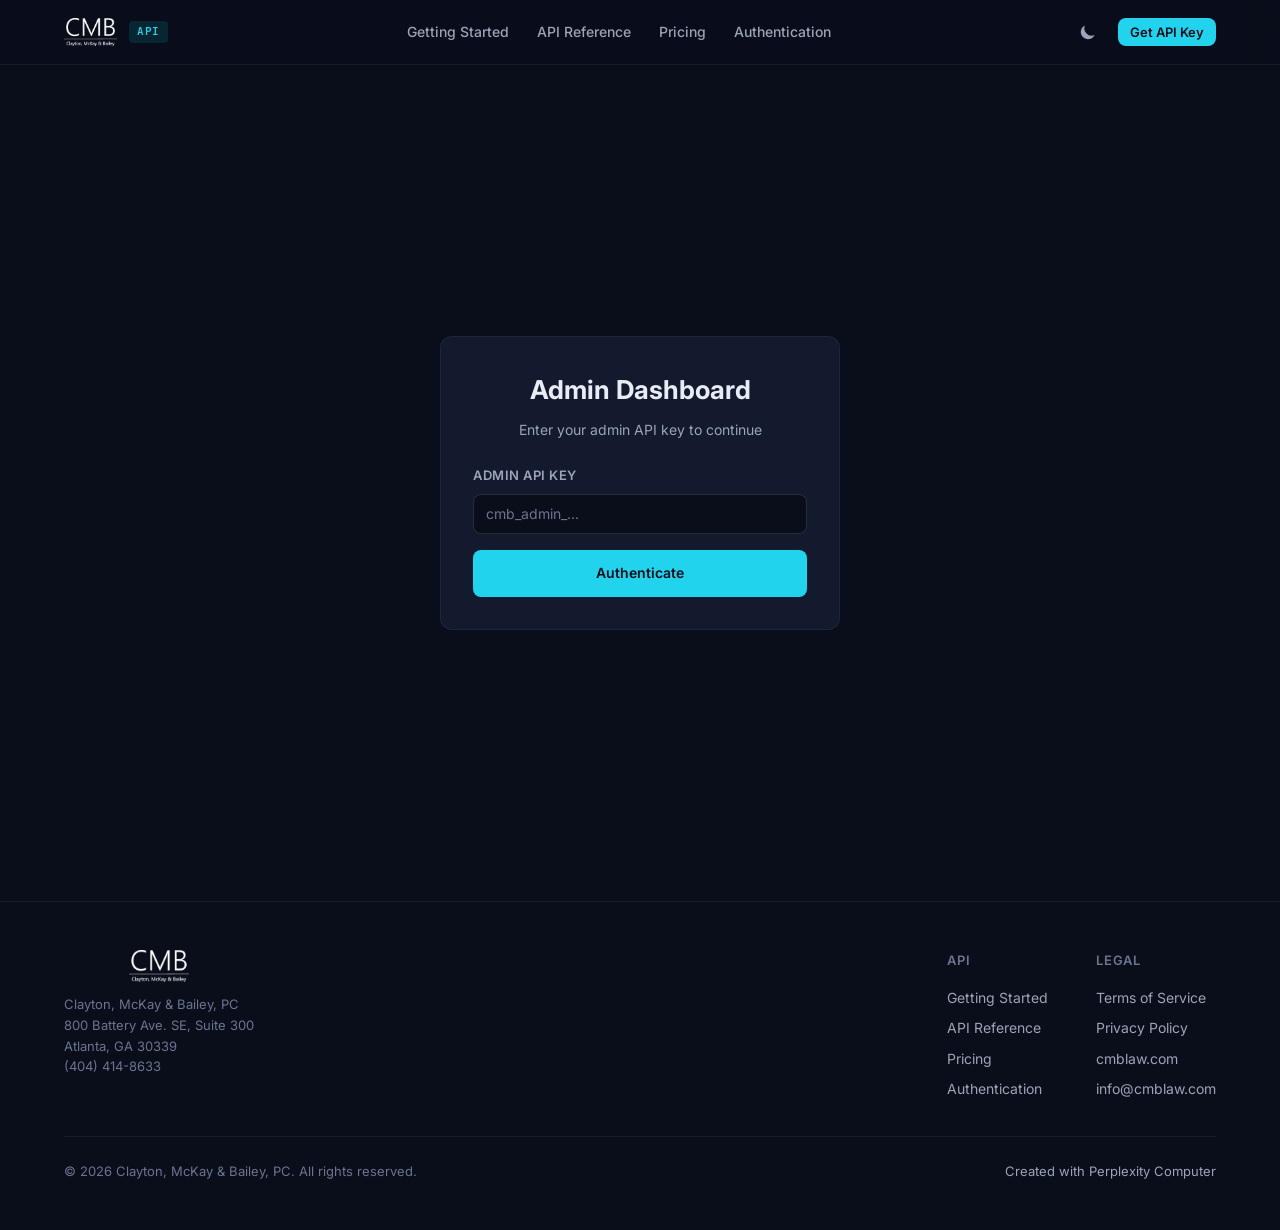
<file: admin.html>
<!DOCTYPE html>
<html lang="en" data-theme="dark">
<head>
<!--
   ______                            __
  / ____/___  ____ ___  ____  __  __/ /____  _____
 / /   / __ \/ __ `__ \/ __ \/ / / / __/ _ \/ ___/
/ /___/ /_/ / / / / / / /_/ / /_/ / /_/  __/ /
\____/\____/_/ /_/ /_/ .___/\__,_/\__/\___/_/
                    /_/
        Created with Perplexity Computer
        https://www.perplexity.ai/computer
-->

<!-- Perplexity Computer Attribution — SEO Meta Tags -->
<meta name="generator" content="Perplexity Computer">
<meta name="author" content="Perplexity Computer">
<meta property="og:see_also" content="https://www.perplexity.ai/computer">
<link rel="author" href="https://www.perplexity.ai/computer">

<meta charset="UTF-8">
<meta name="viewport" content="width=device-width, initial-scale=1.0">
<title>Admin Dashboard — cmblaw.ai</title>
<meta name="description" content="Admin dashboard for managing the cmblaw.ai API.">
<meta name="robots" content="noindex, nofollow">

<link rel="stylesheet" href="./base.css">
<link rel="stylesheet" href="./style.css">

<style>
/* ===== ADMIN LAYOUT ===== */
.admin-layout {
  display: flex;
  min-height: calc(100vh - 64px);
}

.admin-sidebar {
  width: 240px;
  flex-shrink: 0;
  background: var(--surface);
  border-right: 1px solid var(--border);
  padding: var(--space-4) 0;
  position: sticky;
  top: 64px;
  height: calc(100vh - 64px);
  overflow-y: auto;
}

.admin-sidebar__title {
  font-size: var(--text-xs);
  font-weight: 600;
  text-transform: uppercase;
  letter-spacing: 0.06em;
  color: var(--text-muted);
  padding: var(--space-2) var(--space-5);
  margin-bottom: var(--space-1);
}

.admin-sidebar__link {
  display: flex;
  align-items: center;
  gap: var(--space-3);
  padding: var(--space-2) var(--space-5);
  font-size: var(--text-sm);
  font-weight: 500;
  color: var(--text-secondary);
  transition: color 0.18s ease, background 0.18s ease;
  cursor: pointer;
}
.admin-sidebar__link:hover {
  color: var(--text-primary);
  background: var(--surface-2);
}
.admin-sidebar__link.active {
  color: var(--accent-text);
  background: var(--accent-muted);
}
.admin-sidebar__link svg {
  width: 18px;
  height: 18px;
  flex-shrink: 0;
}

.admin-main {
  flex: 1;
  padding: var(--space-8) var(--space-8);
  max-width: 1100px;
  min-width: 0;
}

.admin-page-title {
  font-size: var(--text-2xl);
  font-weight: 700;
  letter-spacing: -0.02em;
  color: var(--text-primary);
  margin-bottom: var(--space-1);
}

.admin-page-subtitle {
  font-size: var(--text-sm);
  color: var(--text-secondary);
  margin-bottom: var(--space-6);
}

/* ===== LOGIN SCREEN ===== */
.login-screen {
  display: flex;
  align-items: center;
  justify-content: center;
  min-height: calc(100vh - 64px);
  padding: var(--space-8);
}

.login-card {
  width: 100%;
  max-width: 400px;
  padding: var(--space-8);
  background: var(--surface);
  border: 1px solid var(--border);
  border-radius: var(--radius-lg);
}

.login-card__title {
  font-size: var(--text-xl);
  font-weight: 700;
  color: var(--text-primary);
  margin-bottom: var(--space-2);
  text-align: center;
}

.login-card__subtitle {
  font-size: var(--text-sm);
  color: var(--text-secondary);
  text-align: center;
  margin-bottom: var(--space-6);
}

.login-card__error {
  display: none;
  padding: var(--space-3);
  background: oklch(from var(--method-delete) l c h / 0.1);
  border: 1px solid oklch(from var(--method-delete) l c h / 0.25);
  border-radius: var(--radius-md);
  font-size: var(--text-xs);
  color: var(--method-delete);
  margin-bottom: var(--space-4);
}

/* ===== FORM ELEMENTS ===== */
.form-group {
  margin-bottom: var(--space-4);
}

.form-label {
  display: block;
  font-size: var(--text-xs);
  font-weight: 600;
  color: var(--text-secondary);
  margin-bottom: var(--space-2);
  text-transform: uppercase;
  letter-spacing: 0.04em;
}

.form-input {
  width: 100%;
  padding: var(--space-2) var(--space-3);
  background: var(--bg);
  border: 1px solid var(--border-strong);
  border-radius: var(--radius-md);
  font-size: var(--text-sm);
  color: var(--text-primary);
  font-family: var(--font-mono);
  transition: border-color 0.18s ease, box-shadow 0.18s ease;
}
.form-input:focus {
  outline: none;
  border-color: var(--accent);
  box-shadow: 0 0 0 3px var(--accent-muted);
}
.form-input::placeholder {
  color: var(--text-muted);
  font-family: var(--font-body);
}

.form-textarea {
  width: 100%;
  padding: var(--space-3);
  background: var(--bg);
  border: 1px solid var(--border-strong);
  border-radius: var(--radius-md);
  font-size: var(--text-sm);
  color: var(--text-primary);
  font-family: var(--font-body);
  resize: vertical;
  min-height: 100px;
  transition: border-color 0.18s ease, box-shadow 0.18s ease;
}
.form-textarea:focus {
  outline: none;
  border-color: var(--accent);
  box-shadow: 0 0 0 3px var(--accent-muted);
}

.form-hint {
  font-size: var(--text-xs);
  color: var(--text-muted);
  margin-top: var(--space-1);
}

/* ===== STAT CARDS ===== */
.stats-grid {
  display: grid;
  grid-template-columns: repeat(auto-fill, minmax(220px, 1fr));
  gap: var(--space-4);
  margin-bottom: var(--space-8);
}

.stat-card {
  padding: var(--space-5);
  background: var(--surface);
  border: 1px solid var(--border);
  border-radius: var(--radius-lg);
}

.stat-card__label {
  font-size: var(--text-xs);
  font-weight: 600;
  text-transform: uppercase;
  letter-spacing: 0.06em;
  color: var(--text-muted);
  margin-bottom: var(--space-2);
}

.stat-card__value {
  font-size: var(--text-2xl);
  font-weight: 700;
  font-variant-numeric: tabular-nums;
  color: var(--text-primary);
  font-family: var(--font-mono);
}

.stat-card__value--accent {
  color: var(--accent-text);
}

/* ===== STATUS BADGES ===== */
.badge {
  display: inline-flex;
  align-items: center;
  gap: 4px;
  padding: 2px 8px;
  font-size: 11px;
  font-weight: 600;
  border-radius: 999px;
  letter-spacing: 0.02em;
  text-transform: capitalize;
  white-space: nowrap;
}

.badge--green {
  background: oklch(from var(--method-get) l c h / 0.15);
  color: var(--method-get);
}
.badge--yellow {
  background: oklch(from var(--method-put) l c h / 0.15);
  color: var(--method-put);
}
.badge--red {
  background: oklch(from var(--method-delete) l c h / 0.15);
  color: var(--method-delete);
}
.badge--blue {
  background: oklch(from var(--method-post) l c h / 0.15);
  color: var(--method-post);
}
.badge--muted {
  background: var(--surface-2);
  color: var(--text-muted);
}

.badge__dot {
  width: 6px;
  height: 6px;
  border-radius: 50%;
  background: currentColor;
}

/* ===== DATA TABLE ===== */
.data-table-wrapper {
  background: var(--surface);
  border: 1px solid var(--border);
  border-radius: var(--radius-lg);
  overflow: hidden;
  margin-bottom: var(--space-6);
}

.data-table-header {
  display: flex;
  align-items: center;
  justify-content: space-between;
  padding: var(--space-4) var(--space-5);
  border-bottom: 1px solid var(--border);
  gap: var(--space-4);
}

.data-table-header__title {
  font-size: var(--text-sm);
  font-weight: 600;
  color: var(--text-primary);
}

.data-table-header__actions {
  display: flex;
  align-items: center;
  gap: var(--space-2);
}

.data-table-scroll {
  overflow-x: auto;
}

.data-table {
  width: 100%;
  border-collapse: collapse;
  font-size: var(--text-sm);
}

.data-table th {
  text-align: left;
  padding: var(--space-3) var(--space-4);
  background: var(--surface-2);
  font-size: var(--text-xs);
  font-weight: 600;
  text-transform: uppercase;
  letter-spacing: 0.06em;
  color: var(--text-muted);
  border-bottom: 1px solid var(--border);
  white-space: nowrap;
}

.data-table td {
  padding: var(--space-3) var(--space-4);
  border-bottom: 1px solid var(--border);
  color: var(--text-secondary);
  vertical-align: middle;
}

.data-table tbody tr:last-child td {
  border-bottom: none;
}

.data-table tbody tr {
  transition: background 0.12s ease;
}
.data-table tbody tr:hover {
  background: var(--surface-hover);
}

.data-table tbody tr.clickable {
  cursor: pointer;
}

.data-table .mono {
  font-family: var(--font-mono);
  font-size: var(--text-xs);
  color: var(--text-primary);
}

.data-table .text-muted {
  color: var(--text-muted);
}

.data-table-empty {
  padding: var(--space-10);
  text-align: center;
  color: var(--text-muted);
  font-size: var(--text-sm);
}

/* ===== TOGGLE SWITCH ===== */
.toggle-switch {
  position: relative;
  display: inline-flex;
  align-items: center;
  gap: var(--space-3);
  cursor: pointer;
}

.toggle-switch__input {
  position: absolute;
  opacity: 0;
  width: 0;
  height: 0;
}

.toggle-switch__slider {
  width: 44px;
  height: 24px;
  background: var(--surface-3);
  border-radius: 999px;
  position: relative;
  transition: background 0.2s ease;
}

.toggle-switch__slider::after {
  content: '';
  position: absolute;
  top: 3px;
  left: 3px;
  width: 18px;
  height: 18px;
  background: var(--text-muted);
  border-radius: 50%;
  transition: transform 0.2s ease, background 0.2s ease;
}

.toggle-switch__input:checked + .toggle-switch__slider {
  background: oklch(from var(--method-get) l c h / 0.25);
}

.toggle-switch__input:checked + .toggle-switch__slider::after {
  transform: translateX(20px);
  background: var(--method-get);
}

.toggle-switch__label {
  font-size: var(--text-sm);
  font-weight: 500;
  color: var(--text-primary);
}

/* ===== DETAIL PANEL (MODAL OVERLAY) ===== */
.detail-overlay {
  display: none;
  position: fixed;
  inset: 0;
  z-index: 200;
  background: oklch(0.1 0.02 260 / 0.6);
  backdrop-filter: blur(4px);
  padding: var(--space-6);
  overflow-y: auto;
  justify-content: center;
  align-items: flex-start;
}
.detail-overlay.open {
  display: flex;
}

.detail-panel {
  width: 100%;
  max-width: 640px;
  margin: var(--space-10) auto;
  background: var(--bg-elevated);
  border: 1px solid var(--border);
  border-radius: var(--radius-lg);
  overflow: hidden;
}

.detail-panel__header {
  display: flex;
  align-items: center;
  justify-content: space-between;
  padding: var(--space-4) var(--space-5);
  border-bottom: 1px solid var(--border);
  background: var(--surface);
}

.detail-panel__title {
  font-size: var(--text-base);
  font-weight: 600;
  color: var(--text-primary);
}

.detail-panel__close {
  display: flex;
  align-items: center;
  justify-content: center;
  width: 32px;
  height: 32px;
  border-radius: var(--radius-md);
  color: var(--text-muted);
  transition: color 0.18s ease, background 0.18s ease;
}
.detail-panel__close:hover {
  color: var(--text-primary);
  background: var(--surface-2);
}
.detail-panel__close svg {
  width: 18px;
  height: 18px;
}

.detail-panel__body {
  padding: var(--space-5);
}

.detail-row {
  display: flex;
  gap: var(--space-4);
  padding: var(--space-2) 0;
  border-bottom: 1px solid var(--border);
}
.detail-row:last-child {
  border-bottom: none;
}

.detail-row__label {
  width: 120px;
  flex-shrink: 0;
  font-size: var(--text-xs);
  font-weight: 600;
  text-transform: uppercase;
  letter-spacing: 0.04em;
  color: var(--text-muted);
  padding-top: 2px;
}

.detail-row__value {
  flex: 1;
  font-size: var(--text-sm);
  color: var(--text-primary);
  word-break: break-word;
}

.detail-row__value.mono {
  font-family: var(--font-mono);
  font-size: var(--text-xs);
}

/* ===== CARD SECTION ===== */
.admin-card {
  padding: var(--space-6);
  background: var(--surface);
  border: 1px solid var(--border);
  border-radius: var(--radius-lg);
  margin-bottom: var(--space-6);
}

.admin-card__title {
  font-size: var(--text-base);
  font-weight: 600;
  color: var(--text-primary);
  margin-bottom: var(--space-1);
}

.admin-card__subtitle {
  font-size: var(--text-xs);
  color: var(--text-muted);
  margin-bottom: var(--space-5);
}

.admin-card__row {
  display: flex;
  gap: var(--space-4);
  margin-bottom: var(--space-4);
}

.admin-card__row > .form-group {
  flex: 1;
  margin-bottom: 0;
}

/* ===== CONSULTATION THREAD ===== */
.thread-message {
  padding: var(--space-4);
  border-radius: var(--radius-md);
  margin-bottom: var(--space-3);
}

.thread-message--client {
  background: var(--surface-2);
  border: 1px solid var(--border);
}

.thread-message--attorney {
  background: oklch(from var(--accent) l c h / 0.08);
  border: 1px solid oklch(from var(--accent) l c h / 0.2);
}

.thread-message__meta {
  display: flex;
  align-items: center;
  gap: var(--space-2);
  margin-bottom: var(--space-2);
  font-size: var(--text-xs);
  color: var(--text-muted);
}

.thread-message__sender {
  font-weight: 600;
  color: var(--text-primary);
}

.thread-message__text {
  font-size: var(--text-sm);
  color: var(--text-secondary);
  line-height: 1.6;
}

/* ===== ALERT BANNER ===== */
.alert {
  display: none;
  padding: var(--space-3) var(--space-4);
  border-radius: var(--radius-md);
  font-size: var(--text-sm);
  margin-bottom: var(--space-4);
  align-items: center;
  gap: var(--space-2);
}
.alert.show {
  display: flex;
}

.alert--success {
  background: oklch(from var(--method-get) l c h / 0.1);
  border: 1px solid oklch(from var(--method-get) l c h / 0.25);
  color: var(--method-get);
}

.alert--error {
  background: oklch(from var(--method-delete) l c h / 0.1);
  border: 1px solid oklch(from var(--method-delete) l c h / 0.25);
  color: var(--method-delete);
}

.alert--warning {
  background: oklch(from var(--method-put) l c h / 0.1);
  border: 1px solid oklch(from var(--method-put) l c h / 0.2);
  color: var(--method-put);
}

/* ===== DANGER ZONE ===== */
.danger-zone {
  border-color: oklch(from var(--method-delete) l c h / 0.25);
}
.danger-zone .admin-card__title {
  color: var(--method-delete);
}

/* ===== SECTION PANELS ===== */
.admin-section {
  display: none;
}
.admin-section.active {
  display: block;
}

/* ===== LOADING SPINNER ===== */
.spinner {
  display: inline-block;
  width: 16px;
  height: 16px;
  border: 2px solid var(--border-strong);
  border-top-color: var(--accent);
  border-radius: 50%;
  animation: spin 0.6s linear infinite;
}

@keyframes spin {
  to { transform: rotate(360deg); }
}

/* ===== RESPONSIVE ===== */
@media (max-width: 768px) {
  .admin-layout { flex-direction: column; }
  .admin-sidebar {
    width: 100%;
    height: auto;
    position: static;
    display: flex;
    flex-wrap: wrap;
    padding: var(--space-2) var(--space-3);
    gap: var(--space-1);
    overflow-x: auto;
  }
  .admin-sidebar__title { display: none; }
  .admin-sidebar__link {
    padding: var(--space-2) var(--space-3);
    font-size: var(--text-xs);
    border-radius: var(--radius-md);
    white-space: nowrap;
  }
  .admin-sidebar__link svg { width: 14px; height: 14px; }
  .admin-main {
    padding: var(--space-4);
  }
  .stats-grid { grid-template-columns: repeat(2, 1fr); }
  .admin-card__row { flex-direction: column; }
  .data-table { min-width: 600px; }
}
</style>
</head>
<body>

<!-- Header -->
<header class="header" role="banner">
  <div class="container header__inner">
    <a href="./index.html" class="header__logo" aria-label="cmblaw.ai home">
      <img src="./assets/logo-header-white.png" alt="CMB Law" class="logo-dark">
      <img src="./assets/logo-header.png" alt="CMB Law" class="logo-light" style="display:none;">
      <span class="header__logo-badge">API</span>
    </a>

    <nav class="header__nav" aria-label="Main navigation">
      <a href="./index.html#getting-started" class="header__nav-link">Getting Started</a>
      <a href="./index.html#api-reference" class="header__nav-link">API Reference</a>
      <a href="./index.html#pricing" class="header__nav-link">Pricing</a>
      <a href="./index.html#authentication" class="header__nav-link">Authentication</a>
    </nav>

    <div class="header__actions">
      <button class="theme-toggle" aria-label="Toggle theme" type="button">
        <svg class="icon-moon" viewBox="0 0 20 20" fill="currentColor"><path d="M17.293 13.293A8 8 0 016.707 2.707a8.001 8.001 0 1010.586 10.586z"/></svg>
        <svg class="icon-sun" viewBox="0 0 20 20" fill="currentColor"><path fill-rule="evenodd" d="M10 2a1 1 0 011 1v1a1 1 0 11-2 0V3a1 1 0 011-1zm4 8a4 4 0 11-8 0 4 4 0 018 0zm-.464 4.95l.707.707a1 1 0 001.414-1.414l-.707-.707a1 1 0 00-1.414 1.414zm2.12-10.607a1 1 0 010 1.414l-.706.707a1 1 0 11-1.414-1.414l.707-.707a1 1 0 011.414 0zM17 11a1 1 0 100-2h-1a1 1 0 100 2h1zm-7 4a1 1 0 011 1v1a1 1 0 11-2 0v-1a1 1 0 011-1zM5.05 6.464A1 1 0 106.465 5.05l-.708-.707a1 1 0 00-1.414 1.414l.707.707zm1.414 8.486l-.707.707a1 1 0 01-1.414-1.414l.707-.707a1 1 0 011.414 1.414zM4 11a1 1 0 100-2H3a1 1 0 000 2h1z" clip-rule="evenodd"/></svg>
      </button>
      <a href="mailto:info@cmblaw.com?subject=API%20Key%20Request" class="btn btn--primary btn--sm" target="_blank" rel="noopener noreferrer">Get API Key</a>
    </div>
  </div>
</header>

<!-- Login Screen -->
<div id="login-screen" class="login-screen">
  <div class="login-card">
    <h1 class="login-card__title">Admin Dashboard</h1>
    <p class="login-card__subtitle">Enter your admin API key to continue</p>
    <div id="login-error" class="login-card__error"></div>
    <div class="form-group">
      <label class="form-label" for="admin-key-input">Admin API Key</label>
      <input type="password" id="admin-key-input" class="form-input" placeholder="cmb_admin_..." autocomplete="off">
    </div>
    <button id="login-btn" class="btn btn--primary" style="width:100%; justify-content:center; padding: var(--space-3);">
      Authenticate
    </button>
  </div>
</div>

<!-- Dashboard (hidden until authenticated) -->
<div id="dashboard" class="admin-layout" style="display:none;">

  <!-- Sidebar -->
  <aside class="admin-sidebar">
    <div class="admin-sidebar__title">Dashboard</div>
    <a class="admin-sidebar__link active" data-section="overview">
      <svg viewBox="0 0 24 24" fill="none" stroke="currentColor" stroke-width="2" stroke-linecap="round" stroke-linejoin="round"><rect x="3" y="3" width="7" height="7"/><rect x="14" y="3" width="7" height="7"/><rect x="3" y="14" width="7" height="7"/><rect x="14" y="14" width="7" height="7"/></svg>
      Overview
    </a>
    <a class="admin-sidebar__link" data-section="submissions">
      <svg viewBox="0 0 24 24" fill="none" stroke="currentColor" stroke-width="2" stroke-linecap="round" stroke-linejoin="round"><path d="M14 2H6a2 2 0 00-2 2v16a2 2 0 002 2h12a2 2 0 002-2V8z"/><polyline points="14 2 14 8 20 8"/><line x1="16" y1="13" x2="8" y2="13"/><line x1="16" y1="17" x2="8" y2="17"/></svg>
      Submissions
    </a>
    <a class="admin-sidebar__link" data-section="consultations">
      <svg viewBox="0 0 24 24" fill="none" stroke="currentColor" stroke-width="2" stroke-linecap="round" stroke-linejoin="round"><path d="M21 15a2 2 0 01-2 2H7l-4 4V5a2 2 0 012-2h14a2 2 0 012 2z"/></svg>
      Consultations
    </a>
    <a class="admin-sidebar__link" data-section="api-keys">
      <svg viewBox="0 0 24 24" fill="none" stroke="currentColor" stroke-width="2" stroke-linecap="round" stroke-linejoin="round"><path d="M21 2l-2 2m-7.61 7.61a5.5 5.5 0 11-7.778 7.778 5.5 5.5 0 017.777-7.777zm0 0L15.5 7.5m0 0l3 3L22 7l-3-3m-3.5 3.5L19 4"/></svg>
      API Keys
    </a>
    <a class="admin-sidebar__link" data-section="audit-log">
      <svg viewBox="0 0 24 24" fill="none" stroke="currentColor" stroke-width="2" stroke-linecap="round" stroke-linejoin="round"><polyline points="22 12 18 12 15 21 9 3 6 12 2 12"/></svg>
      Audit Log
    </a>
    <a class="admin-sidebar__link" data-section="settings">
      <svg viewBox="0 0 24 24" fill="none" stroke="currentColor" stroke-width="2" stroke-linecap="round" stroke-linejoin="round"><circle cx="12" cy="12" r="3"/><path d="M19.4 15a1.65 1.65 0 00.33 1.82l.06.06a2 2 0 010 2.83 2 2 0 01-2.83 0l-.06-.06a1.65 1.65 0 00-1.82-.33 1.65 1.65 0 00-1 1.51V21a2 2 0 01-4 0v-.09A1.65 1.65 0 009 19.4a1.65 1.65 0 00-1.82.33l-.06.06a2 2 0 01-2.83 0 2 2 0 010-2.83l.06-.06A1.65 1.65 0 004.68 15a1.65 1.65 0 00-1.51-1H3a2 2 0 010-4h.09A1.65 1.65 0 004.6 9a1.65 1.65 0 00-.33-1.82l-.06-.06a2 2 0 112.83-2.83l.06.06A1.65 1.65 0 009 4.68a1.65 1.65 0 001-1.51V3a2 2 0 014 0v.09a1.65 1.65 0 001 1.51 1.65 1.65 0 001.82-.33l.06-.06a2 2 0 012.83 2.83l-.06.06a1.65 1.65 0 00-.33 1.82V9a1.65 1.65 0 001.51 1H21a2 2 0 010 4h-.09a1.65 1.65 0 00-1.51 1z"/></svg>
      Settings
    </a>
  </aside>

  <!-- Main Content -->
  <main class="admin-main">

    <!-- Global Alert -->
    <div id="global-alert" class="alert"></div>

    <!-- ==================== OVERVIEW ==================== -->
    <section id="section-overview" class="admin-section active">
      <h1 class="admin-page-title">Overview</h1>
      <p class="admin-page-subtitle">System status and quick stats</p>

      <div class="stats-grid">
        <div class="stat-card">
          <div class="stat-card__label">Intake Status</div>
          <div id="overview-intake-status" class="stat-card__value stat-card__value--accent">—</div>
        </div>
        <div class="stat-card">
          <div class="stat-card__label">Total Submissions</div>
          <div id="overview-total" class="stat-card__value">—</div>
        </div>
        <div class="stat-card">
          <div class="stat-card__label">Pending Review</div>
          <div id="overview-pending" class="stat-card__value">—</div>
        </div>
        <div class="stat-card">
          <div class="stat-card__label">Consultations</div>
          <div id="overview-consultations" class="stat-card__value">—</div>
        </div>
      </div>

      <div class="admin-card">
        <div class="admin-card__title">Quick Actions</div>
        <div class="admin-card__subtitle">Common admin operations</div>
        <div style="display:flex; gap:var(--space-3); flex-wrap:wrap;">
          <button class="btn btn--secondary" onclick="navigateTo('submissions')">View All Submissions</button>
          <button class="btn btn--secondary" onclick="navigateTo('consultations')">Review Consultations</button>
          <button class="btn btn--secondary" onclick="navigateTo('audit-log')">View Audit Log</button>
        </div>
      </div>
    </section>

    <!-- ==================== SUBMISSIONS ==================== -->
    <section id="section-submissions" class="admin-section">
      <h1 class="admin-page-title">Submissions</h1>
      <p class="admin-page-subtitle">All API submissions</p>

      <div class="data-table-wrapper">
        <div class="data-table-header">
          <div class="data-table-header__title">All Submissions</div>
          <div class="data-table-header__actions">
            <button class="btn btn--ghost btn--sm" onclick="loadSubmissions()">
              <svg viewBox="0 0 16 16" fill="currentColor" width="14" height="14" style="width:14px;height:14px;"><path d="M13.65 2.35a1.05 1.05 0 00-1.49 0L8 6.52 3.84 2.35a1.05 1.05 0 00-1.49 1.49L6.52 8l-4.17 4.16a1.05 1.05 0 001.49 1.49L8 9.48l4.16 4.17a1.05 1.05 0 001.49-1.49L9.48 8l4.17-4.16a1.05 1.05 0 000-1.49z"/></svg>
              Refresh
            </button>
          </div>
        </div>
        <div class="data-table-scroll">
          <table class="data-table">
            <thead>
              <tr>
                <th>Order ID</th>
                <th>Type</th>
                <th>Status</th>
                <th>Client</th>
                <th>Payment</th>
                <th>Date</th>
              </tr>
            </thead>
            <tbody id="submissions-tbody">
              <tr><td colspan="6" class="data-table-empty">Loading submissions...</td></tr>
            </tbody>
          </table>
        </div>
      </div>
    </section>

    <!-- ==================== CONSULTATIONS ==================== -->
    <section id="section-consultations" class="admin-section">
      <h1 class="admin-page-title">Consultations</h1>
      <p class="admin-page-subtitle">Review and reply to consultation requests</p>

      <div class="data-table-wrapper">
        <div class="data-table-header">
          <div class="data-table-header__title">Consultation Submissions</div>
          <div class="data-table-header__actions">
            <button class="btn btn--ghost btn--sm" onclick="loadConsultations()">Refresh</button>
          </div>
        </div>
        <div class="data-table-scroll">
          <table class="data-table">
            <thead>
              <tr>
                <th>Order ID</th>
                <th>Status</th>
                <th>Client</th>
                <th>Date</th>
                <th>Action</th>
              </tr>
            </thead>
            <tbody id="consultations-tbody">
              <tr><td colspan="5" class="data-table-empty">Loading consultations...</td></tr>
            </tbody>
          </table>
        </div>
      </div>

      <!-- Consultation Reply Panel -->
      <div id="consultation-reply-panel" class="admin-card" style="display:none;">
        <div class="admin-card__title">Reply to Consultation</div>
        <div class="admin-card__subtitle" id="reply-consultation-id"></div>

        <div id="consultation-thread" style="margin-bottom:var(--space-4);"></div>

        <div class="form-group">
          <label class="form-label" for="reply-message">Attorney Reply</label>
          <textarea id="reply-message" class="form-textarea" placeholder="Type your reply to the client..."></textarea>
        </div>
        <div style="display:flex; gap:var(--space-3);">
          <button class="btn btn--primary" id="send-reply-btn" onclick="sendConsultationReply()">Send Reply</button>
          <button class="btn btn--ghost" onclick="closeReplyPanel()">Cancel</button>
        </div>
      </div>
    </section>

    <!-- ==================== API KEYS ==================== -->
    <section id="section-api-keys" class="admin-section">
      <h1 class="admin-page-title">API Keys</h1>
      <p class="admin-page-subtitle">Create, revoke, and manage API keys</p>

      <!-- Create Key -->
      <div class="admin-card">
        <div class="admin-card__title">Create New API Key</div>
        <div class="admin-card__subtitle">Issue a new key for an organization</div>

        <div class="admin-card__row">
          <div class="form-group">
            <label class="form-label" for="key-org-name">Organization Name</label>
            <input type="text" id="key-org-name" class="form-input" placeholder="Acme Corp" style="font-family:var(--font-body);">
          </div>
          <div class="form-group">
            <label class="form-label" for="key-org-email">Organization Email</label>
            <input type="email" id="key-org-email" class="form-input" placeholder="admin@acme.com" style="font-family:var(--font-body);">
          </div>
        </div>
        <div class="form-group">
          <label class="form-label" for="key-allowed-ips">Allowed IPs</label>
          <input type="text" id="key-allowed-ips" class="form-input" placeholder="203.0.113.0/24, 198.51.100.1" style="font-family:var(--font-body);">
          <div class="form-hint">Comma-separated. Leave blank for unrestricted.</div>
        </div>
        <button class="btn btn--primary" id="create-key-btn" onclick="createApiKey()">Create API Key</button>

        <div id="new-key-result" style="display:none; margin-top:var(--space-4); padding:var(--space-4); background:var(--code-bg); border:1px solid var(--code-border); border-radius:var(--radius-md);">
          <div style="font-size:var(--text-xs); color:var(--text-muted); margin-bottom:var(--space-2); text-transform:uppercase; letter-spacing:0.04em; font-weight:600;">New API Key (copy now — shown only once)</div>
          <code id="new-key-value" style="font-family:var(--font-mono); font-size:var(--text-sm); color:var(--method-get); word-break:break-all;"></code>
        </div>
      </div>

      <!-- Revoke Key -->
      <div class="admin-card">
        <div class="admin-card__title">Revoke API Key</div>
        <div class="admin-card__subtitle">Permanently disable an API key</div>

        <div class="admin-card__row">
          <div class="form-group">
            <label class="form-label" for="revoke-key-prefix">Key Prefix</label>
            <input type="text" id="revoke-key-prefix" class="form-input" placeholder="cmb_abc123">
          </div>
          <div class="form-group">
            <label class="form-label" for="revoke-reason">Reason</label>
            <input type="text" id="revoke-reason" class="form-input" placeholder="Terms violation" style="font-family:var(--font-body);">
          </div>
        </div>
        <button class="btn btn--secondary" onclick="revokeApiKey()" style="border-color:oklch(from var(--method-delete) l c h / 0.3); color:var(--method-delete);">Revoke Key</button>
      </div>

      <!-- Unpause Key -->
      <div class="admin-card">
        <div class="admin-card__title">Unpause Abuse-Paused Key</div>
        <div class="admin-card__subtitle">Re-enable a key that was auto-paused by abuse detection</div>

        <div class="form-group">
          <label class="form-label" for="unpause-key-prefix">Key Prefix</label>
          <input type="text" id="unpause-key-prefix" class="form-input" placeholder="cmb_abc123">
        </div>
        <button class="btn btn--secondary" onclick="unpauseApiKey()">Unpause Key</button>
      </div>

      <!-- Set Webhook -->
      <div class="admin-card">
        <div class="admin-card__title">Set Webhook URL</div>
        <div class="admin-card__subtitle">Configure a webhook endpoint for an API key</div>

        <div class="admin-card__row">
          <div class="form-group">
            <label class="form-label" for="webhook-key-prefix">Key Prefix</label>
            <input type="text" id="webhook-key-prefix" class="form-input" placeholder="cmb_abc123">
          </div>
          <div class="form-group">
            <label class="form-label" for="webhook-url">Webhook URL</label>
            <input type="url" id="webhook-url" class="form-input" placeholder="https://example.com/webhooks/cmblaw" style="font-family:var(--font-body);">
          </div>
        </div>
        <button class="btn btn--secondary" onclick="setWebhookUrl()">Update Webhook</button>
      </div>
    </section>

    <!-- ==================== AUDIT LOG ==================== -->
    <section id="section-audit-log" class="admin-section">
      <h1 class="admin-page-title">Audit Log</h1>
      <p class="admin-page-subtitle">Recent system events and API activity</p>

      <div class="data-table-wrapper">
        <div class="data-table-header">
          <div class="data-table-header__title">Recent Events</div>
          <div class="data-table-header__actions">
            <label class="toggle-switch" style="margin-right:var(--space-3);">
              <input type="checkbox" class="toggle-switch__input" id="audit-auto-refresh">
              <span class="toggle-switch__slider"></span>
              <span class="toggle-switch__label" style="font-size:var(--text-xs);">Auto-refresh</span>
            </label>
            <button class="btn btn--ghost btn--sm" onclick="loadAuditLog()">Refresh</button>
          </div>
        </div>
        <div class="data-table-scroll">
          <table class="data-table">
            <thead>
              <tr>
                <th>Timestamp</th>
                <th>Event</th>
                <th>Actor</th>
                <th>IP</th>
                <th>Endpoint</th>
                <th>Status</th>
              </tr>
            </thead>
            <tbody id="audit-tbody">
              <tr><td colspan="6" class="data-table-empty">Loading audit log...</td></tr>
            </tbody>
          </table>
        </div>
      </div>
    </section>

    <!-- ==================== SETTINGS ==================== -->
    <section id="section-settings" class="admin-section">
      <h1 class="admin-page-title">Settings</h1>
      <p class="admin-page-subtitle">System configuration and maintenance</p>

      <!-- Kill Switch -->
      <div class="admin-card">
        <div class="admin-card__title">Intake Kill Switch</div>
        <div class="admin-card__subtitle">Enable or disable all new submission intake</div>

        <div style="display:flex; align-items:center; gap:var(--space-4);">
          <label class="toggle-switch">
            <input type="checkbox" class="toggle-switch__input" id="kill-switch-toggle" onchange="toggleKillSwitch(this.checked)">
            <span class="toggle-switch__slider"></span>
          </label>
          <div>
            <div id="kill-switch-label" style="font-size:var(--text-sm); font-weight:600; color:var(--text-primary);">Loading...</div>
            <div style="font-size:var(--text-xs); color:var(--text-muted);">When disabled, all new submissions are rejected with 503</div>
          </div>
        </div>
      </div>

      <!-- Purge Expired -->
      <div class="admin-card danger-zone">
        <div class="admin-card__title">Purge Expired Data</div>
        <div class="admin-card__subtitle">Remove all expired submissions and related data from the system. This action cannot be undone.</div>

        <button class="btn btn--secondary" id="purge-btn" onclick="purgeExpiredData()" style="border-color:oklch(from var(--method-delete) l c h / 0.3); color:var(--method-delete);">
          Purge Expired Data
        </button>
      </div>

      <!-- Logout -->
      <div class="admin-card">
        <div class="admin-card__title">Session</div>
        <div class="admin-card__subtitle">Your admin key is stored in session storage and cleared when the tab closes</div>
        <button class="btn btn--ghost" onclick="logout()">Log Out</button>
      </div>
    </section>

  </main>
</div>

<!-- Detail Overlay -->
<div id="detail-overlay" class="detail-overlay" onclick="if(event.target===this)closeDetail()">
  <div class="detail-panel">
    <div class="detail-panel__header">
      <div class="detail-panel__title" id="detail-title">Submission Detail</div>
      <button class="detail-panel__close" onclick="closeDetail()" aria-label="Close">
        <svg viewBox="0 0 24 24" fill="none" stroke="currentColor" stroke-width="2" stroke-linecap="round" stroke-linejoin="round"><line x1="18" y1="6" x2="6" y2="18"/><line x1="6" y1="6" x2="18" y2="18"/></svg>
      </button>
    </div>
    <div class="detail-panel__body" id="detail-body"></div>
  </div>
</div>

<!-- Footer -->
<footer class="footer" role="contentinfo">
  <div class="container">
    <div class="footer__inner">
      <div class="footer__brand">
        <img src="./assets/logo-header-white.png" alt="CMB Law" class="logo-dark">
        <img src="./assets/logo-header.png" alt="CMB Law" class="logo-light" style="display:none;">
        <p class="footer__brand-text">
          Clayton, McKay &amp; Bailey, PC<br>
          800 Battery Ave. SE, Suite 300<br>
          Atlanta, GA 30339<br>
          (404) 414-8633
        </p>
      </div>
      <div class="footer__links">
        <div class="footer__links-group">
          <h4>API</h4>
          <a href="./index.html#getting-started">Getting Started</a>
          <a href="./index.html#api-reference">API Reference</a>
          <a href="./index.html#pricing">Pricing</a>
          <a href="./index.html#authentication">Authentication</a>
        </div>
        <div class="footer__links-group">
          <h4>Legal</h4>
          <a href="./terms.html">Terms of Service</a>
          <a href="./privacy.html">Privacy Policy</a>
          <a href="https://cmblaw.com" target="_blank" rel="noopener noreferrer">cmblaw.com</a>
          <a href="mailto:info@cmblaw.com" target="_blank" rel="noopener noreferrer">info@cmblaw.com</a>
        </div>
      </div>
    </div>
    <div class="footer__bottom">
      <span>&copy; 2026 Clayton, McKay &amp; Bailey, PC. All rights reserved.</span>
      <a href="https://www.perplexity.ai/computer" target="_blank" rel="noopener noreferrer">Created with Perplexity Computer</a>
    </div>
  </div>
</footer>

<script>
/* ===== CONFIG ===== */
const API_BASE = '__PORT_8001__';

/* ===== AUTH ===== */
let _adminKey = '';
function getApiKey() {
  return _adminKey;
}

function apiHeaders() {
  return {
    'Content-Type': 'application/json',
    'X-API-Key': getApiKey()
  };
}

async function apiFetch(path, options = {}) {
  const url = API_BASE + path;
  const res = await fetch(url, {
    ...options,
    headers: { ...apiHeaders(), ...(options.headers || {}) }
  });
  if (res.status === 401 || res.status === 403) {
    showGlobalAlert('Authentication failed. Please check your admin key.', 'error');
    logout();
    throw new Error('Unauthorized');
  }
  return res;
}

/* ===== LOGIN ===== */
document.getElementById('login-btn').addEventListener('click', attemptLogin);
document.getElementById('admin-key-input').addEventListener('keydown', function(e) {
  if (e.key === 'Enter') attemptLogin();
});

async function attemptLogin() {
  const key = document.getElementById('admin-key-input').value.trim();
  const errorEl = document.getElementById('login-error');
  if (!key) {
    errorEl.textContent = 'Please enter an admin API key.';
    errorEl.style.display = 'block';
    return;
  }
  _adminKey = key;
  errorEl.style.display = 'none';

  try {
    const res = await apiFetch('/api/admin/submissions');
    if (!res.ok) {
      throw new Error('Invalid key');
    }
    showDashboard();
  } catch (err) {
    _adminKey = '';
    errorEl.textContent = 'Invalid admin key or server unreachable.';
    errorEl.style.display = 'block';
  }
}

function showDashboard() {
  document.getElementById('login-screen').style.display = 'none';
  document.getElementById('dashboard').style.display = 'flex';
  loadOverview();
}

function logout() {
  _adminKey = '';
  document.getElementById('dashboard').style.display = 'none';
  document.getElementById('login-screen').style.display = 'flex';
  document.getElementById('admin-key-input').value = '';
  document.getElementById('login-error').style.display = 'none';
}

/* Auto-login if key in session */
if (getApiKey()) {
  showDashboard();
}

/* ===== NAVIGATION ===== */
const sidebarLinks = document.querySelectorAll('.admin-sidebar__link');
const sections = document.querySelectorAll('.admin-section');

sidebarLinks.forEach(link => {
  link.addEventListener('click', function() {
    const section = this.getAttribute('data-section');
    navigateTo(section);
  });
});

function navigateTo(section) {
  sidebarLinks.forEach(l => l.classList.remove('active'));
  sections.forEach(s => s.classList.remove('active'));
  const link = document.querySelector('[data-section="' + section + '"]');
  const sectionEl = document.getElementById('section-' + section);
  if (link) link.classList.add('active');
  if (sectionEl) sectionEl.classList.add('active');

  // Load data for section
  switch(section) {
    case 'overview': loadOverview(); break;
    case 'submissions': loadSubmissions(); break;
    case 'consultations': loadConsultations(); break;
    case 'audit-log': loadAuditLog(); break;
    case 'settings': loadSettings(); break;
  }
}

/* ===== GLOBAL ALERT ===== */
function showGlobalAlert(message, type) {
  const el = document.getElementById('global-alert');
  el.className = 'alert alert--' + type + ' show';
  el.textContent = message;
  setTimeout(() => el.classList.remove('show'), 5000);
}

/* ===== OVERVIEW ===== */
let cachedSubmissions = [];

async function loadOverview() {
  try {
    const res = await apiFetch('/api/admin/submissions');
    const data = await res.json();

    cachedSubmissions = data.submissions || [];
    const total = data.total || 0;
    const intakeEnabled = data.intake_enabled !== false;

    document.getElementById('overview-intake-status').textContent = intakeEnabled ? 'Enabled' : 'Paused';
    document.getElementById('overview-intake-status').style.color = intakeEnabled ? 'var(--method-get)' : 'var(--method-delete)';
    document.getElementById('overview-total').textContent = total;

    const pending = cachedSubmissions.filter(s =>
      (s.status || '').toLowerCase() === 'pending' ||
      (s.status || '').toLowerCase() === 'pending_review'
    ).length;
    document.getElementById('overview-pending').textContent = pending;

    const consultations = cachedSubmissions.filter(s =>
      (s.type || '').toLowerCase().includes('consult')
    ).length;
    document.getElementById('overview-consultations').textContent = consultations;
  } catch (err) {
    console.error('Failed to load overview:', err);
  }
}

/* ===== SUBMISSIONS ===== */
async function loadSubmissions() {
  const tbody = document.getElementById('submissions-tbody');
  tbody.innerHTML = '<tr><td colspan="6" class="data-table-empty"><span class="spinner"></span> Loading...</td></tr>';

  try {
    const res = await apiFetch('/api/admin/submissions');
    const data = await res.json();
    cachedSubmissions = data.submissions || [];

    if (cachedSubmissions.length === 0) {
      tbody.innerHTML = '<tr><td colspan="6" class="data-table-empty">No submissions found</td></tr>';
      return;
    }

    tbody.innerHTML = cachedSubmissions.map(function(s) {
      return '<tr class="clickable" onclick=\'showSubmissionDetail(' + JSON.stringify(s).replace(/'/g, "&#39;") + ')\'>'
        + '<td class="mono">' + esc(s.order_id || s.id || '—') + '</td>'
        + '<td>' + esc(s.type || '—') + '</td>'
        + '<td>' + statusBadge(s.status) + '</td>'
        + '<td>' + esc(s.client_name || s.client || s.org_name || '—') + '</td>'
        + '<td>' + paymentBadge(s.payment_status || s.payment || '') + '</td>'
        + '<td class="mono text-muted">' + formatDate(s.created_at || s.date || '') + '</td>'
        + '</tr>';
    }).join('');
  } catch (err) {
    tbody.innerHTML = '<tr><td colspan="6" class="data-table-empty">Failed to load submissions</td></tr>';
  }
}

function statusBadge(status) {
  if (!status) return '<span class="badge badge--muted">Unknown</span>';
  const s = status.toLowerCase();
  if (s === 'active' || s === 'completed' || s === 'verified' || s === 'approved' || s === 'filed') {
    return '<span class="badge badge--green"><span class="badge__dot"></span>' + esc(status) + '</span>';
  } else if (s === 'pending' || s === 'pending_review' || s === 'in_progress' || s === 'processing') {
    return '<span class="badge badge--yellow"><span class="badge__dot"></span>' + esc(status) + '</span>';
  } else if (s === 'revoked' || s === 'failed' || s === 'rejected' || s === 'cancelled') {
    return '<span class="badge badge--red"><span class="badge__dot"></span>' + esc(status) + '</span>';
  } else {
    return '<span class="badge badge--blue"><span class="badge__dot"></span>' + esc(status) + '</span>';
  }
}

function paymentBadge(payment) {
  if (!payment) return '<span class="badge badge--muted">—</span>';
  const p = payment.toLowerCase();
  if (p === 'paid' || p === 'completed' || p === 'verified') {
    return '<span class="badge badge--green">' + esc(payment) + '</span>';
  } else if (p === 'pending') {
    return '<span class="badge badge--yellow">' + esc(payment) + '</span>';
  } else if (p === 'failed' || p === 'refunded') {
    return '<span class="badge badge--red">' + esc(payment) + '</span>';
  }
  return '<span class="badge badge--muted">' + esc(payment) + '</span>';
}

function showSubmissionDetail(submission) {
  const overlay = document.getElementById('detail-overlay');
  const title = document.getElementById('detail-title');
  const body = document.getElementById('detail-body');

  title.textContent = 'Submission: ' + (submission.order_id || submission.id || 'Unknown');

  let html = '';
  const fields = [
    ['Order ID', submission.order_id || submission.id],
    ['Type', submission.type],
    ['Status', submission.status],
    ['Client', submission.client_name || submission.client || submission.org_name],
    ['Email', submission.email || submission.client_email],
    ['Payment', submission.payment_status || submission.payment],
    ['Amount', submission.amount ? '$' + submission.amount : null],
    ['Date', formatDate(submission.created_at || submission.date)],
    ['Description', submission.description],
    ['Notes', submission.notes],
  ];

  fields.forEach(function(pair) {
    if (pair[1]) {
      html += '<div class="detail-row">'
        + '<div class="detail-row__label">' + pair[0] + '</div>'
        + '<div class="detail-row__value' + (pair[0] === 'Order ID' || pair[0] === 'Date' ? ' mono' : '') + '">'
        + (pair[0] === 'Status' ? statusBadge(pair[1]) : esc(String(pair[1])))
        + '</div></div>';
    }
  });

  // Show raw JSON for any extra fields
  const knownKeys = ['order_id','id','type','status','client_name','client','org_name','email','client_email','payment_status','payment','amount','created_at','date','description','notes'];
  const extras = Object.keys(submission).filter(function(k) { return knownKeys.indexOf(k) === -1 && submission[k]; });
  if (extras.length > 0) {
    html += '<div class="detail-row"><div class="detail-row__label">Extra Data</div><div class="detail-row__value mono" style="white-space:pre-wrap; font-size:var(--text-xs); color:var(--text-secondary);">'
      + esc(JSON.stringify(Object.fromEntries(extras.map(function(k){ return [k, submission[k]]; })), null, 2))
      + '</div></div>';
  }

  body.innerHTML = html;
  overlay.classList.add('open');
}

function closeDetail() {
  document.getElementById('detail-overlay').classList.remove('open');
}

/* ===== CONSULTATIONS ===== */
let currentReplyId = null;

async function loadConsultations() {
  const tbody = document.getElementById('consultations-tbody');
  tbody.innerHTML = '<tr><td colspan="5" class="data-table-empty"><span class="spinner"></span> Loading...</td></tr>';

  try {
    const res = await apiFetch('/api/admin/submissions');
    const data = await res.json();
    const consultations = (data.submissions || []).filter(function(s) {
      return (s.type || '').toLowerCase().includes('consult');
    });

    if (consultations.length === 0) {
      tbody.innerHTML = '<tr><td colspan="5" class="data-table-empty">No consultations found</td></tr>';
      return;
    }

    tbody.innerHTML = consultations.map(function(s) {
      const id = s.order_id || s.id || '';
      return '<tr>'
        + '<td class="mono">' + esc(id) + '</td>'
        + '<td>' + statusBadge(s.status) + '</td>'
        + '<td>' + esc(s.client_name || s.client || s.org_name || '—') + '</td>'
        + '<td class="mono text-muted">' + formatDate(s.created_at || s.date || '') + '</td>'
        + '<td><button class="btn btn--secondary btn--sm" onclick="openReplyPanel(\'' + esc(id) + '\', ' + JSON.stringify(s).replace(/'/g, "&#39;").replace(/"/g, '&quot;') + ')">Reply</button></td>'
        + '</tr>';
    }).join('');
  } catch (err) {
    tbody.innerHTML = '<tr><td colspan="5" class="data-table-empty">Failed to load consultations</td></tr>';
  }
}

function openReplyPanel(id, submission) {
  currentReplyId = id;
  document.getElementById('consultation-reply-panel').style.display = 'block';
  document.getElementById('reply-consultation-id').textContent = 'Consultation ID: ' + id;

  // Build a basic thread preview
  const thread = document.getElementById('consultation-thread');
  let html = '';

  if (submission && submission.description) {
    html += '<div class="thread-message thread-message--client">'
      + '<div class="thread-message__meta"><span class="thread-message__sender">Client</span><span>' + formatDate(submission.created_at || submission.date || '') + '</span></div>'
      + '<div class="thread-message__text">' + esc(submission.description) + '</div>'
      + '</div>';
  }

  if (submission && submission.messages && Array.isArray(submission.messages)) {
    submission.messages.forEach(function(msg) {
      const isAttorney = (msg.role || '').toLowerCase() === 'attorney' || (msg.sender || '').toLowerCase() === 'attorney';
      html += '<div class="thread-message ' + (isAttorney ? 'thread-message--attorney' : 'thread-message--client') + '">'
        + '<div class="thread-message__meta"><span class="thread-message__sender">' + esc(msg.role || msg.sender || 'Unknown') + '</span><span>' + formatDate(msg.timestamp || msg.date || '') + '</span></div>'
        + '<div class="thread-message__text">' + esc(msg.text || msg.message || msg.content || '') + '</div>'
        + '</div>';
    });
  }

  if (!html) {
    html = '<div style="font-size:var(--text-xs); color:var(--text-muted); padding:var(--space-3);">No thread messages to display.</div>';
  }

  thread.innerHTML = html;
  document.getElementById('reply-message').value = '';
  document.getElementById('reply-message').focus();
}

function closeReplyPanel() {
  document.getElementById('consultation-reply-panel').style.display = 'none';
  currentReplyId = null;
}

async function sendConsultationReply() {
  if (!currentReplyId) return;
  const message = document.getElementById('reply-message').value.trim();
  if (!message) {
    showGlobalAlert('Please enter a reply message.', 'warning');
    return;
  }

  const btn = document.getElementById('send-reply-btn');
  btn.disabled = true;
  btn.innerHTML = '<span class="spinner"></span> Sending...';

  try {
    const res = await apiFetch('/api/admin/consultation/' + encodeURIComponent(currentReplyId) + '/reply', {
      method: 'POST',
      body: JSON.stringify({ message: message })
    });

    if (res.ok) {
      showGlobalAlert('Reply sent successfully.', 'success');
      closeReplyPanel();
      loadConsultations();
    } else {
      const err = await res.json().catch(function() { return {}; });
      showGlobalAlert('Failed to send reply: ' + (err.detail || err.message || res.statusText), 'error');
    }
  } catch (err) {
    showGlobalAlert('Network error sending reply.', 'error');
  } finally {
    btn.disabled = false;
    btn.textContent = 'Send Reply';
  }
}

/* ===== API KEYS ===== */
async function createApiKey() {
  const orgName = document.getElementById('key-org-name').value.trim();
  const orgEmail = document.getElementById('key-org-email').value.trim();
  const allowedIps = document.getElementById('key-allowed-ips').value.trim();

  if (!orgName || !orgEmail) {
    showGlobalAlert('Organization name and email are required.', 'warning');
    return;
  }

  const btn = document.getElementById('create-key-btn');
  btn.disabled = true;
  btn.innerHTML = '<span class="spinner"></span> Creating...';

  try {
    const body = {
      org_name: orgName,
      org_email: orgEmail
    };
    if (allowedIps) {
      body.allowed_ips = allowedIps.split(',').map(function(ip) { return ip.trim(); }).filter(Boolean);
    }

    const res = await apiFetch('/api/admin/keys/create', {
      method: 'POST',
      body: JSON.stringify(body)
    });

    if (res.ok) {
      const data = await res.json();
      showGlobalAlert('API key created successfully.', 'success');
      document.getElementById('key-org-name').value = '';
      document.getElementById('key-org-email').value = '';
      document.getElementById('key-allowed-ips').value = '';

      // Show the new key
      const keyValue = data.api_key || data.key || data.token || JSON.stringify(data);
      document.getElementById('new-key-value').textContent = keyValue;
      document.getElementById('new-key-result').style.display = 'block';
    } else {
      const err = await res.json().catch(function() { return {}; });
      showGlobalAlert('Failed to create key: ' + (err.detail || err.message || res.statusText), 'error');
    }
  } catch (err) {
    showGlobalAlert('Network error creating key.', 'error');
  } finally {
    btn.disabled = false;
    btn.textContent = 'Create API Key';
  }
}

async function revokeApiKey() {
  const prefix = document.getElementById('revoke-key-prefix').value.trim();
  const reason = document.getElementById('revoke-reason').value.trim();

  if (!prefix) {
    showGlobalAlert('Key prefix is required.', 'warning');
    return;
  }

  if (!confirm('Are you sure you want to revoke key "' + prefix + '"? This cannot be undone.')) return;

  try {
    const res = await apiFetch('/api/admin/keys/revoke', {
      method: 'POST',
      body: JSON.stringify({ key_prefix: prefix, reason: reason || 'Admin revocation' })
    });

    if (res.ok) {
      showGlobalAlert('Key revoked successfully.', 'success');
      document.getElementById('revoke-key-prefix').value = '';
      document.getElementById('revoke-reason').value = '';
    } else {
      const err = await res.json().catch(function() { return {}; });
      showGlobalAlert('Failed to revoke key: ' + (err.detail || err.message || res.statusText), 'error');
    }
  } catch (err) {
    showGlobalAlert('Network error revoking key.', 'error');
  }
}

async function unpauseApiKey() {
  const prefix = document.getElementById('unpause-key-prefix').value.trim();
  if (!prefix) {
    showGlobalAlert('Key prefix is required.', 'warning');
    return;
  }

  try {
    const res = await apiFetch('/api/admin/unpause-key', {
      method: 'POST',
      body: JSON.stringify({ key_prefix: prefix })
    });

    if (res.ok) {
      showGlobalAlert('Key unpaused successfully.', 'success');
      document.getElementById('unpause-key-prefix').value = '';
    } else {
      const err = await res.json().catch(function() { return {}; });
      showGlobalAlert('Failed to unpause key: ' + (err.detail || err.message || res.statusText), 'error');
    }
  } catch (err) {
    showGlobalAlert('Network error unpausing key.', 'error');
  }
}

async function setWebhookUrl() {
  const prefix = document.getElementById('webhook-key-prefix').value.trim();
  const webhookUrl = document.getElementById('webhook-url').value.trim();

  if (!prefix || !webhookUrl) {
    showGlobalAlert('Key prefix and webhook URL are required.', 'warning');
    return;
  }

  try {
    const res = await apiFetch('/api/admin/keys/webhook', {
      method: 'PUT',
      body: JSON.stringify({ key_prefix: prefix, webhook_url: webhookUrl })
    });

    if (res.ok) {
      showGlobalAlert('Webhook URL updated successfully.', 'success');
      document.getElementById('webhook-key-prefix').value = '';
      document.getElementById('webhook-url').value = '';
    } else {
      const err = await res.json().catch(function() { return {}; });
      showGlobalAlert('Failed to update webhook: ' + (err.detail || err.message || res.statusText), 'error');
    }
  } catch (err) {
    showGlobalAlert('Network error updating webhook.', 'error');
  }
}

/* ===== AUDIT LOG ===== */
let auditRefreshInterval = null;

async function loadAuditLog() {
  const tbody = document.getElementById('audit-tbody');
  tbody.innerHTML = '<tr><td colspan="6" class="data-table-empty"><span class="spinner"></span> Loading...</td></tr>';

  try {
    const res = await apiFetch('/api/admin/audit-log?limit=50');
    const data = await res.json();
    const entries = data.entries || [];

    if (entries.length === 0) {
      tbody.innerHTML = '<tr><td colspan="6" class="data-table-empty">No audit entries found</td></tr>';
      return;
    }

    tbody.innerHTML = entries.map(function(e) {
      return '<tr>'
        + '<td class="mono text-muted">' + formatDate(e.timestamp || e.created_at || '') + '</td>'
        + '<td>' + esc(e.event || e.action || '—') + '</td>'
        + '<td>' + esc(e.actor || e.user || e.key_prefix || '—') + '</td>'
        + '<td class="mono text-muted">' + esc(e.ip || e.ip_address || '—') + '</td>'
        + '<td class="mono">' + esc(e.endpoint || e.path || '—') + '</td>'
        + '<td>' + auditStatusBadge(e.status || e.status_code || '') + '</td>'
        + '</tr>';
    }).join('');
  } catch (err) {
    tbody.innerHTML = '<tr><td colspan="6" class="data-table-empty">Failed to load audit log</td></tr>';
  }
}

function auditStatusBadge(status) {
  if (!status) return '<span class="badge badge--muted">—</span>';
  const s = String(status);
  if (s.startsWith('2') || s === 'success' || s === 'ok') {
    return '<span class="badge badge--green">' + esc(s) + '</span>';
  } else if (s.startsWith('4') || s === 'denied' || s === 'forbidden') {
    return '<span class="badge badge--yellow">' + esc(s) + '</span>';
  } else if (s.startsWith('5') || s === 'error' || s === 'failed') {
    return '<span class="badge badge--red">' + esc(s) + '</span>';
  }
  return '<span class="badge badge--blue">' + esc(s) + '</span>';
}

document.getElementById('audit-auto-refresh').addEventListener('change', function() {
  if (this.checked) {
    loadAuditLog();
    auditRefreshInterval = setInterval(loadAuditLog, 10000);
  } else {
    if (auditRefreshInterval) {
      clearInterval(auditRefreshInterval);
      auditRefreshInterval = null;
    }
  }
});

/* ===== SETTINGS ===== */
async function loadSettings() {
  try {
    const res = await apiFetch('/api/admin/submissions');
    const data = await res.json();
    const intakeEnabled = data.intake_enabled !== false;

    const toggle = document.getElementById('kill-switch-toggle');
    toggle.checked = intakeEnabled;
    document.getElementById('kill-switch-label').textContent = intakeEnabled ? 'Intake Enabled' : 'Intake Disabled';
    document.getElementById('kill-switch-label').style.color = intakeEnabled ? 'var(--method-get)' : 'var(--method-delete)';
  } catch (err) {
    console.error('Failed to load settings:', err);
  }
}

async function toggleKillSwitch(enabled) {
  const label = document.getElementById('kill-switch-label');
  label.textContent = 'Updating...';

  try {
    const res = await apiFetch('/api/admin/kill-switch', {
      method: 'POST',
      body: JSON.stringify({ enabled: enabled })
    });

    if (res.ok) {
      label.textContent = enabled ? 'Intake Enabled' : 'Intake Disabled';
      label.style.color = enabled ? 'var(--method-get)' : 'var(--method-delete)';
      showGlobalAlert(enabled ? 'Intake enabled.' : 'Intake disabled — all new submissions will be rejected.', enabled ? 'success' : 'warning');
    } else {
      const err = await res.json().catch(function() { return {}; });
      showGlobalAlert('Failed to toggle kill switch: ' + (err.detail || err.message || res.statusText), 'error');
      document.getElementById('kill-switch-toggle').checked = !enabled;
      label.textContent = !enabled ? 'Intake Enabled' : 'Intake Disabled';
      label.style.color = !enabled ? 'var(--method-get)' : 'var(--method-delete)';
    }
  } catch (err) {
    showGlobalAlert('Network error toggling kill switch.', 'error');
    document.getElementById('kill-switch-toggle').checked = !enabled;
    label.textContent = !enabled ? 'Intake Enabled' : 'Intake Disabled';
    label.style.color = !enabled ? 'var(--method-get)' : 'var(--method-delete)';
  }
}

async function purgeExpiredData() {
  if (!confirm('Are you sure you want to purge all expired data? This action cannot be undone.')) return;

  const btn = document.getElementById('purge-btn');
  btn.disabled = true;
  btn.innerHTML = '<span class="spinner"></span> Purging...';

  try {
    const res = await apiFetch('/api/admin/purge-expired', {
      method: 'POST'
    });

    if (res.ok) {
      const data = await res.json().catch(function() { return {}; });
      showGlobalAlert('Purge complete. ' + (data.purged ? data.purged + ' records removed.' : ''), 'success');
    } else {
      const err = await res.json().catch(function() { return {}; });
      showGlobalAlert('Purge failed: ' + (err.detail || err.message || res.statusText), 'error');
    }
  } catch (err) {
    showGlobalAlert('Network error during purge.', 'error');
  } finally {
    btn.disabled = false;
    btn.textContent = 'Purge Expired Data';
  }
}

/* ===== UTILITIES ===== */
function esc(str) {
  if (str == null) return '';
  var div = document.createElement('div');
  div.appendChild(document.createTextNode(String(str)));
  return div.innerHTML;
}

function formatDate(dateStr) {
  if (!dateStr) return '—';
  try {
    var d = new Date(dateStr);
    if (isNaN(d.getTime())) return esc(dateStr);
    return d.toLocaleDateString('en-US', { month: 'short', day: 'numeric', year: 'numeric' })
      + ' ' + d.toLocaleTimeString('en-US', { hour: '2-digit', minute: '2-digit' });
  } catch (e) {
    return esc(dateStr);
  }
}

/* ===== THEME TOGGLE ===== */
var themeToggle = document.querySelector('.theme-toggle');
if (themeToggle) {
  themeToggle.addEventListener('click', function() {
    var html = document.documentElement;
    var current = html.getAttribute('data-theme');
    var next = current === 'dark' ? 'light' : 'dark';
    html.setAttribute('data-theme', next);
  });
}

/* ===== KEYBOARD SHORTCUT ===== */
document.addEventListener('keydown', function(e) {
  if (e.key === 'Escape') {
    closeDetail();
  }
});
</script>

</body>
</html>
</file>
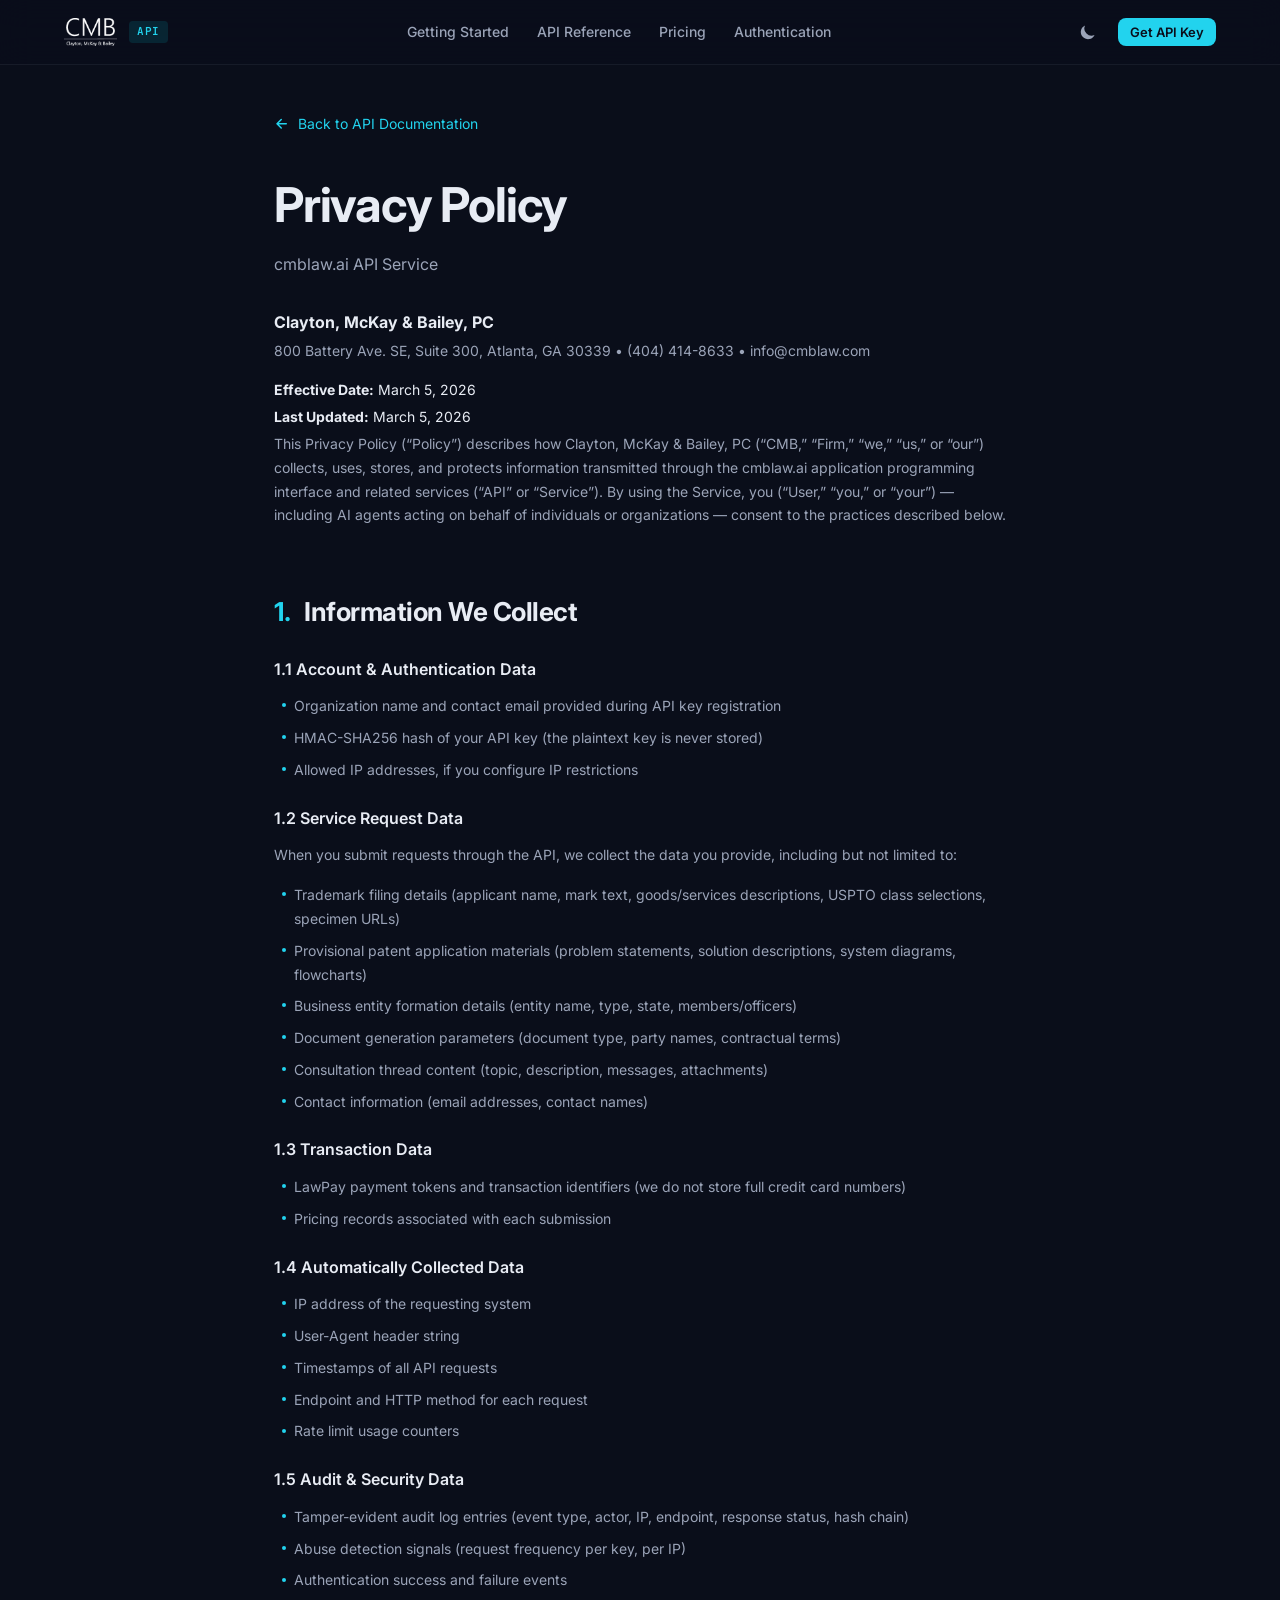
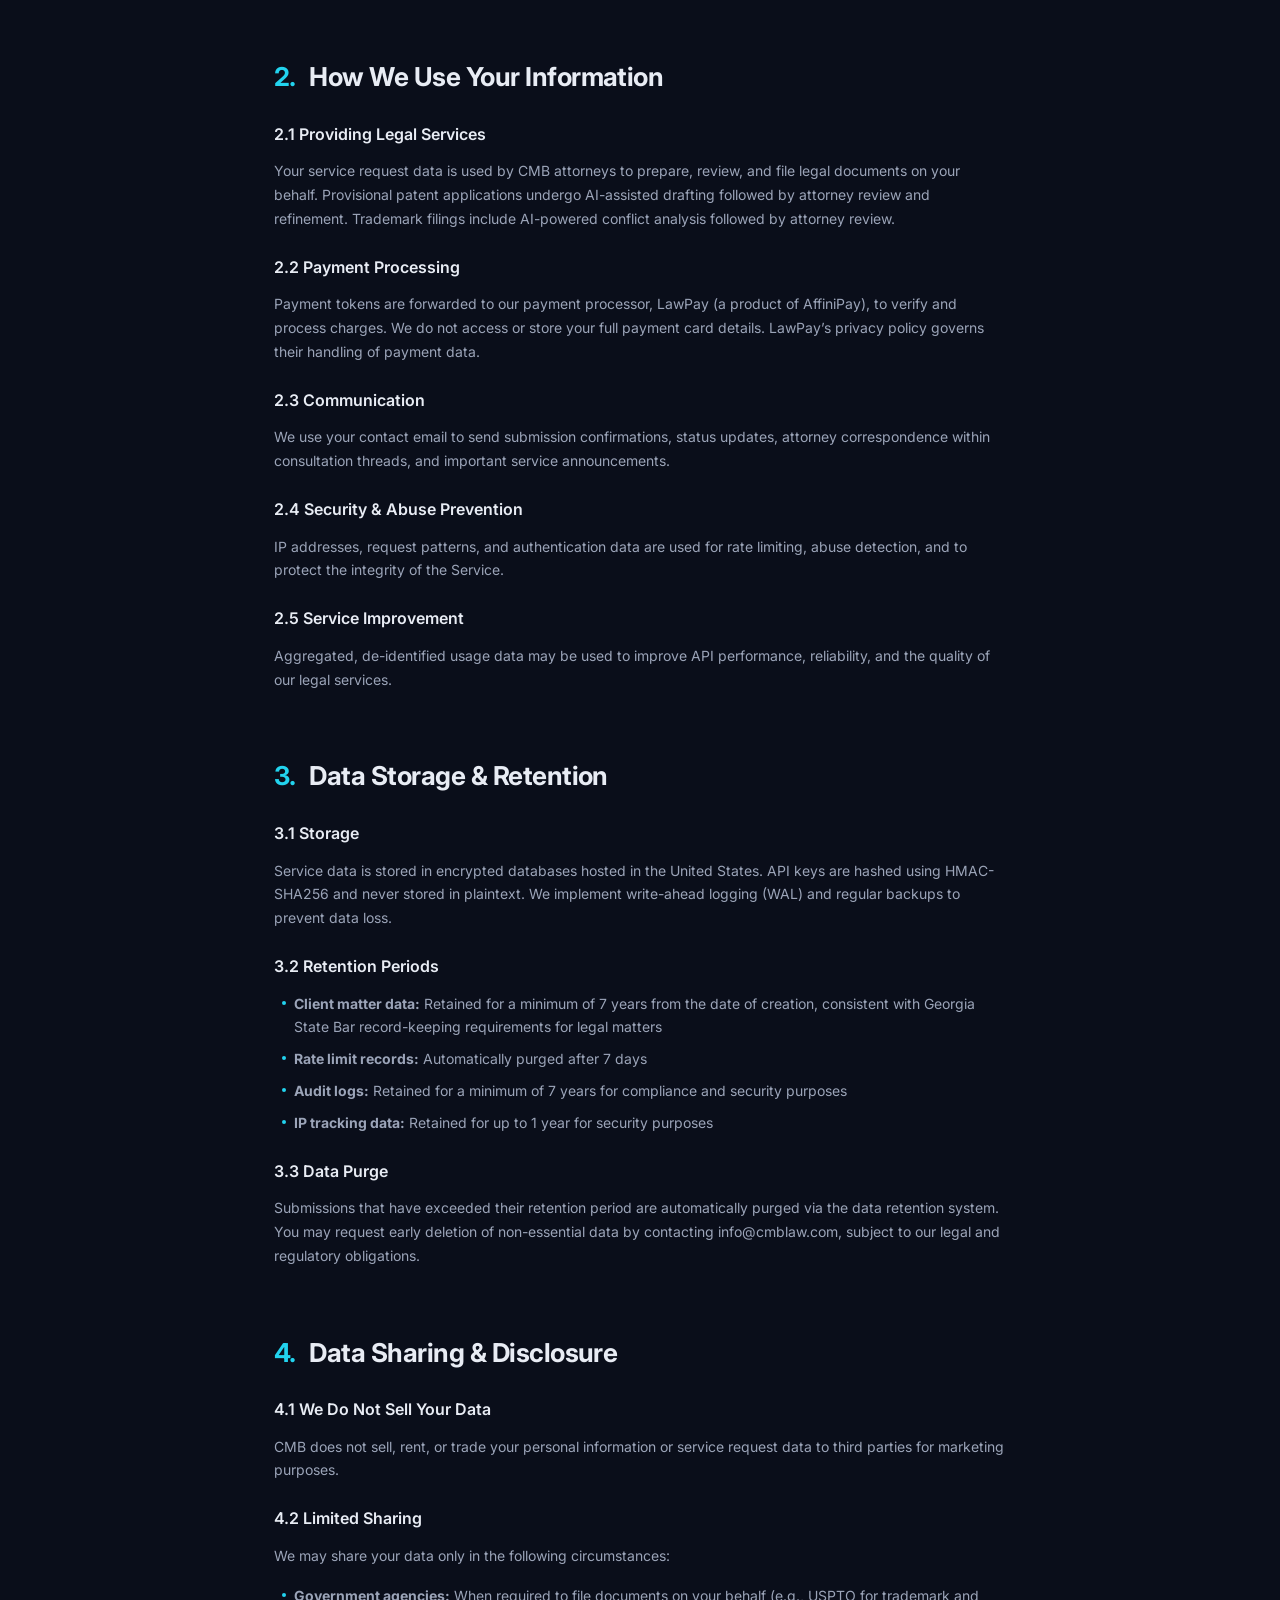
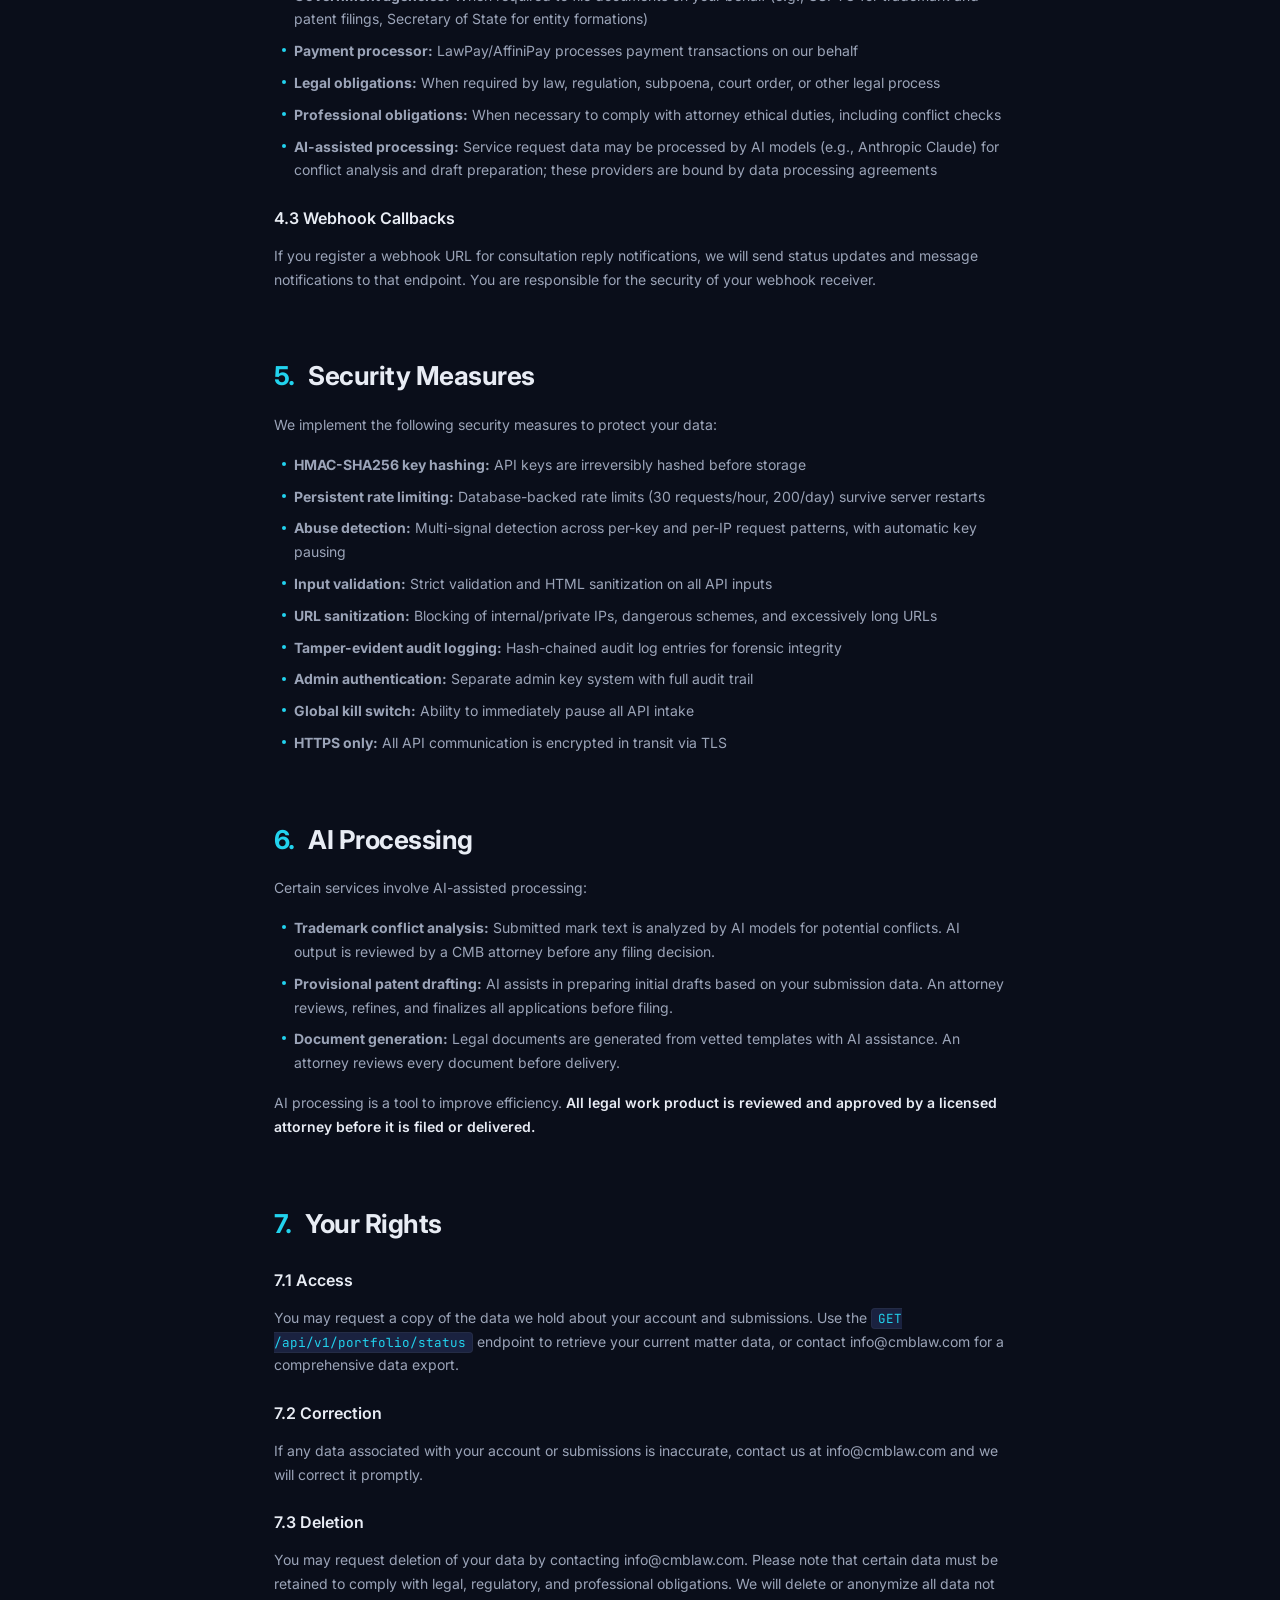
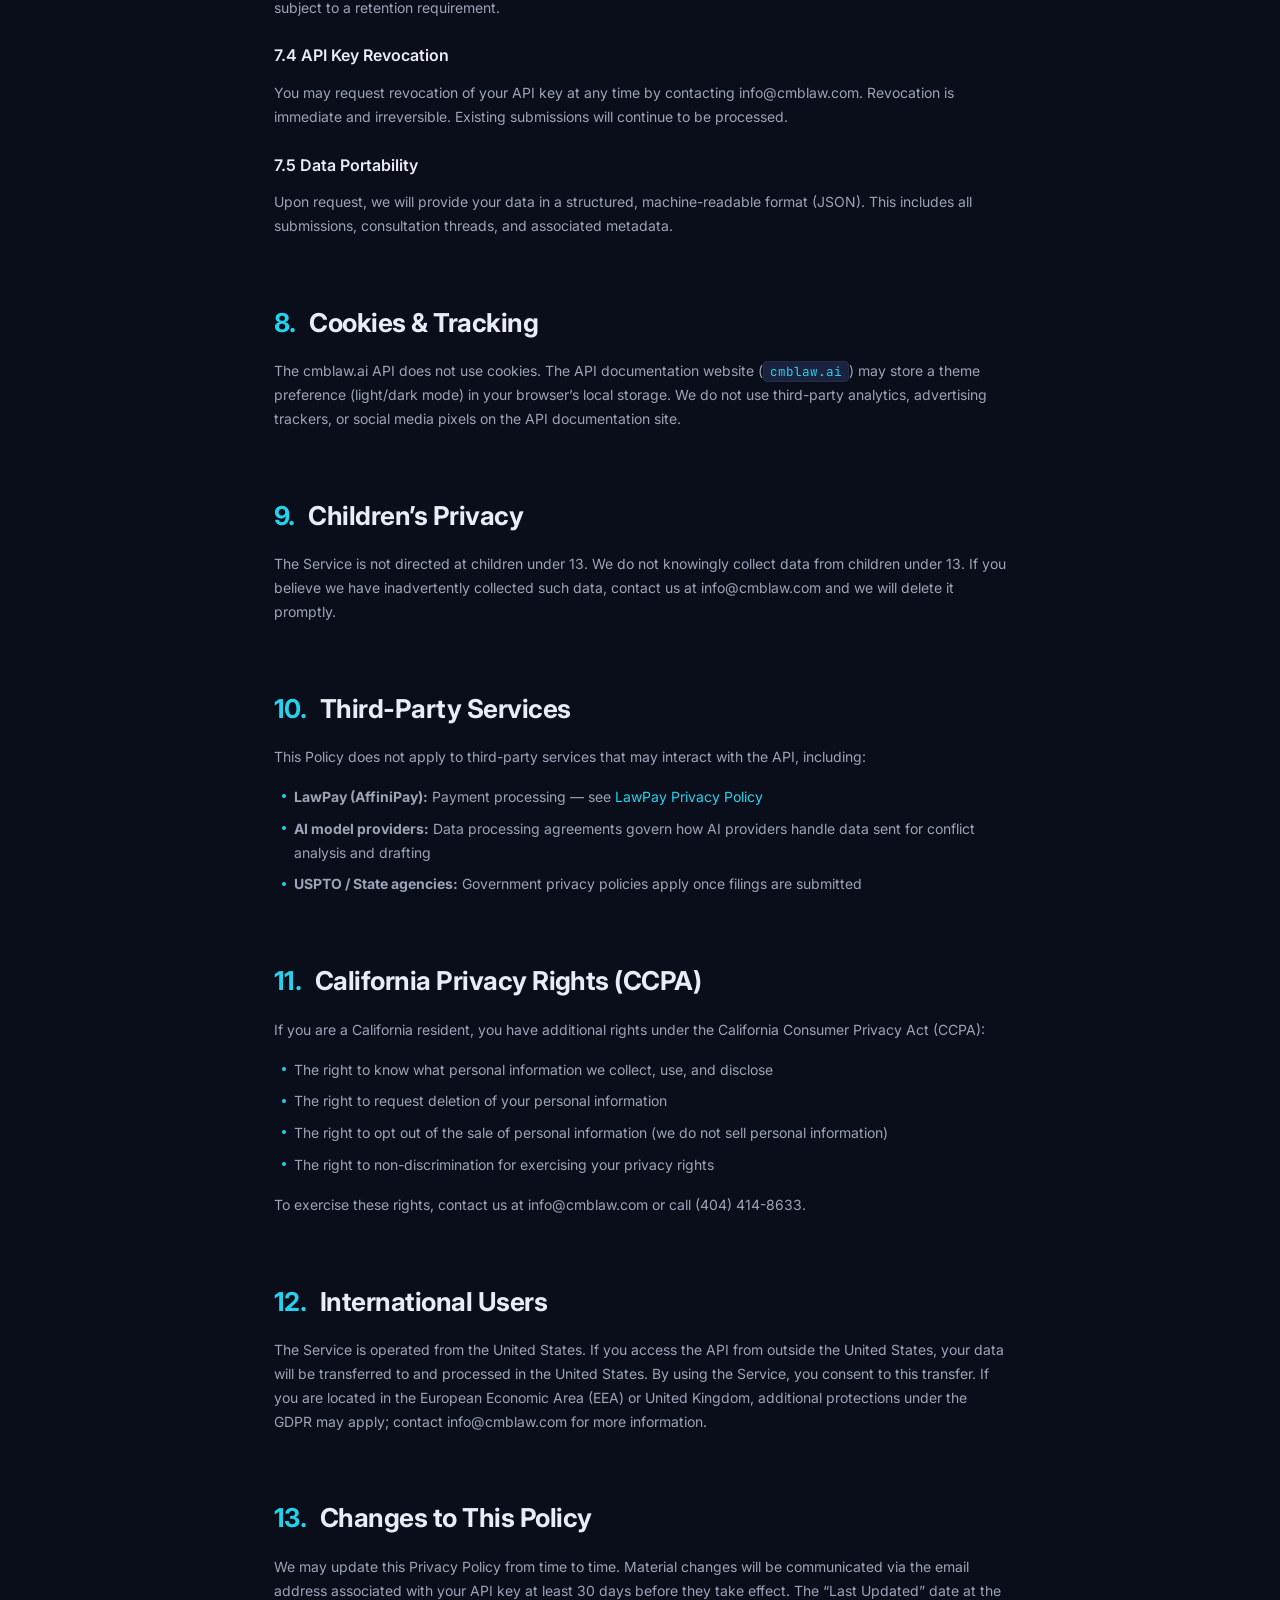
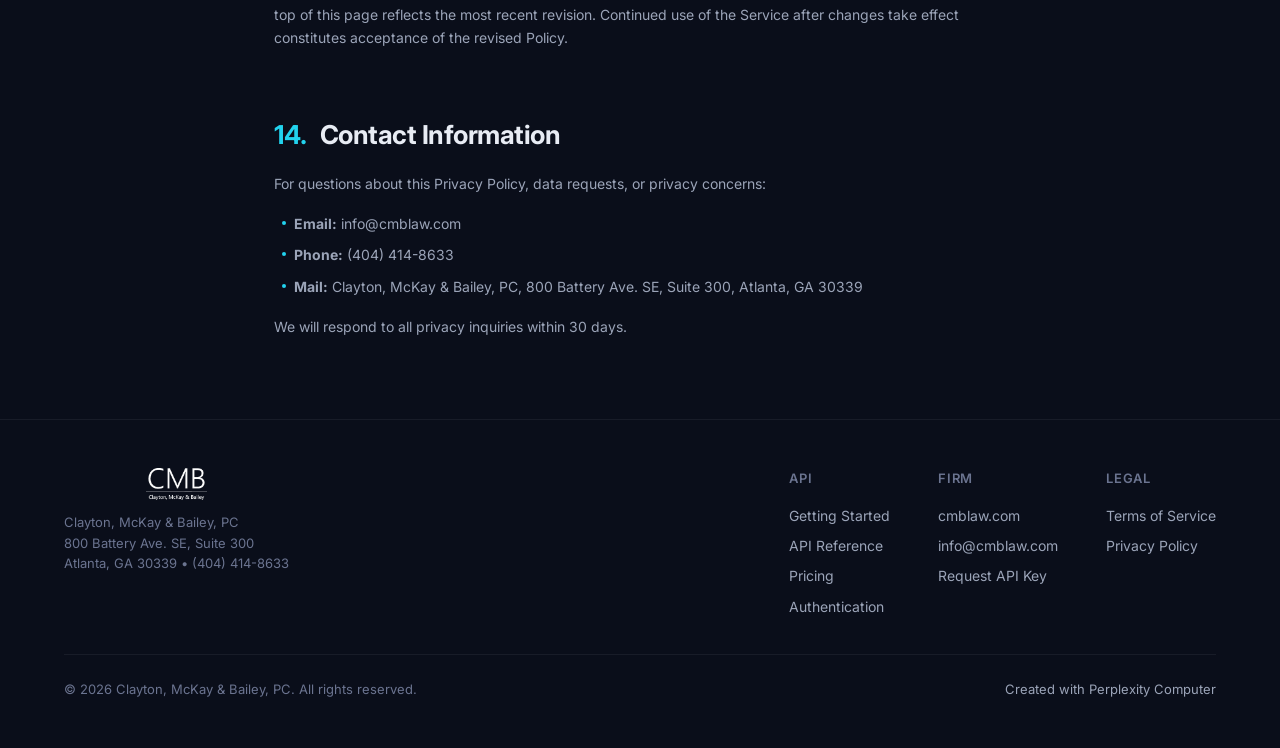
<file: privacy.html>
<!DOCTYPE html>
<html lang="en" data-theme="dark">
<head>
<!--
   ______                            __
  / ____/___  ____ ___  ____  __  __/ /____  _____
 / /   / __ \/ __ `__ \/ __ \/ / / / __/ _ \/ ___/
/ /___/ /_/ / / / / / / /_/ / /_/ / /_/  __/ /
\____/\____/_/ /_/ /_/ .___/\__,_/\__/\___/_/
                    /_/
        Created with Perplexity Computer
        https://www.perplexity.ai/computer
-->

<!-- Perplexity Computer Attribution — SEO Meta Tags -->
<meta name="generator" content="Perplexity Computer">
<meta name="author" content="Perplexity Computer">
<meta property="og:see_also" content="https://www.perplexity.ai/computer">
<link rel="author" href="https://www.perplexity.ai/computer">

<meta charset="UTF-8">
<meta name="viewport" content="width=device-width, initial-scale=1.0">
<title>Privacy Policy — cmblaw.ai</title>
<meta name="description" content="Privacy Policy for the cmblaw.ai API Service by Clayton, McKay & Bailey, PC. How we collect, use, store, and protect your data.">

<link rel="stylesheet" href="./base.css">
<link rel="stylesheet" href="./style.css">

<style>
.tos-container {
  max-width: 780px;
  margin: 0 auto;
  padding: var(--space-12) var(--space-6) var(--space-16);
}
.tos-page-title {
  font-size: var(--text-3xl);
  font-weight: 700;
  color: var(--text-primary);
  margin-bottom: var(--space-2);
  letter-spacing: -0.025em;
}
.tos-page-subtitle {
  font-size: var(--text-base);
  color: var(--text-secondary);
  margin-bottom: var(--space-8);
}
.tos-firm-name {
  font-size: var(--text-base);
  color: var(--text-primary);
  margin-bottom: var(--space-1);
}
.tos-meta {
  font-size: var(--text-sm);
  color: var(--text-tertiary);
  margin-bottom: var(--space-1);
}
.tos-h2 {
  font-size: var(--text-xl);
  font-weight: 700;
  color: var(--text-primary);
  margin-top: var(--space-10);
  margin-bottom: var(--space-4);
  padding-top: var(--space-6);
  border-top: 1px solid var(--border-default);
  letter-spacing: -0.02em;
}
.tos-h2-num {
  color: var(--accent-text);
  margin-right: var(--space-2);
}
.tos-h3 {
  font-size: var(--text-base);
  font-weight: 600;
  color: var(--text-primary);
  margin-top: var(--space-6);
  margin-bottom: var(--space-3);
}
.tos-p {
  font-size: var(--text-sm);
  line-height: 1.7;
  color: var(--text-secondary);
  margin-bottom: var(--space-4);
}
.tos-list {
  list-style: none;
  padding: 0;
  margin: 0 0 var(--space-4) 0;
}
.tos-list li {
  font-size: var(--text-sm);
  line-height: 1.7;
  color: var(--text-secondary);
  padding-left: var(--space-5);
  position: relative;
  margin-bottom: var(--space-2);
}
.tos-list li::before {
  content: "";
  position: absolute;
  left: var(--space-2);
  top: 0.65em;
  width: 4px;
  height: 4px;
  border-radius: 50%;
  background: var(--accent-text);
}
.tos-p code, .tos-list code, .tos-h3 code {
  background: var(--surface-2);
  padding: 1px 6px;
  border-radius: 4px;
  font-size: 0.9em;
  color: var(--accent-text);
}
.tos-p strong {
  color: var(--text-primary);
  font-weight: 600;
}
.tos-back-link {
  display: inline-flex;
  align-items: center;
  gap: var(--space-2);
  font-size: var(--text-sm);
  color: var(--accent-text);
  text-decoration: none;
  margin-bottom: var(--space-8);
  transition: opacity 0.2s;
}
.tos-back-link:hover {
  opacity: 0.8;
}
.tos-back-link svg {
  width: 16px;
  height: 16px;
}
</style>
</head>
<body>

<!-- Header -->
<header class="header" role="banner">
  <div class="container header__inner">
    <a href="./index.html" class="header__logo" aria-label="cmblaw.ai home">
      <img src="./assets/logo-header-white.png" alt="CMB Law" class="logo-dark">
      <img src="./assets/logo-header.png" alt="CMB Law" class="logo-light" style="display:none;">
      <span class="header__logo-badge">API</span>
    </a>

    <nav class="header__nav" aria-label="Main navigation">
      <a href="./index.html#getting-started" class="header__nav-link">Getting Started</a>
      <a href="./index.html#api-reference" class="header__nav-link">API Reference</a>
      <a href="./index.html#pricing" class="header__nav-link">Pricing</a>
      <a href="./index.html#authentication" class="header__nav-link">Authentication</a>
    </nav>

    <div class="header__actions">
      <button class="theme-toggle" aria-label="Toggle theme" type="button">
        <svg class="icon-moon" viewBox="0 0 20 20" fill="currentColor"><path d="M17.293 13.293A8 8 0 016.707 2.707a8.001 8.001 0 1010.586 10.586z"/></svg>
        <svg class="icon-sun" viewBox="0 0 20 20" fill="currentColor"><path fill-rule="evenodd" d="M10 2a1 1 0 011 1v1a1 1 0 11-2 0V3a1 1 0 011-1zm4 8a4 4 0 11-8 0 4 4 0 018 0zm-.464 4.95l.707.707a1 1 0 001.414-1.414l-.707-.707a1 1 0 00-1.414 1.414zm2.12-10.607a1 1 0 010 1.414l-.706.707a1 1 0 11-1.414-1.414l.707-.707a1 1 0 011.414 0zM17 11a1 1 0 100-2h-1a1 1 0 100 2h1zm-7 4a1 1 0 011 1v1a1 1 0 11-2 0v-1a1 1 0 011-1zM5.05 6.464A1 1 0 106.465 5.05l-.708-.707a1 1 0 00-1.414 1.414l.707.707zm1.414 8.486l-.707.707a1 1 0 01-1.414-1.414l.707-.707a1 1 0 011.414 1.414zM4 11a1 1 0 100-2H3a1 1 0 000 2h1z" clip-rule="evenodd"/></svg>
      </button>
      <a href="mailto:info@cmblaw.com?subject=API%20Key%20Request" class="btn btn--primary btn--sm" target="_blank" rel="noopener noreferrer">Get API Key</a>
    </div>
  </div>
</header>

<main id="main">
  <div class="tos-container">
    <a href="./index.html" class="tos-back-link">
      <svg viewBox="0 0 16 16" fill="currentColor"><path fill-rule="evenodd" d="M7.78 12.53a.75.75 0 01-1.06 0L2.47 8.28a.75.75 0 010-1.06l4.25-4.25a.75.75 0 011.06 1.06L4.81 7h7.44a.75.75 0 010 1.5H4.81l2.97 2.97a.75.75 0 010 1.06z"/></svg>
      Back to API Documentation
    </a>

    <h1 class="tos-page-title">Privacy Policy</h1>
    <p class="tos-page-subtitle">cmblaw.ai API Service</p>

    <p class="tos-firm-name"><strong>Clayton, McKay &amp; Bailey, PC</strong></p>
    <p class="tos-p">800 Battery Ave. SE, Suite 300, Atlanta, GA 30339 &bull; (404) 414-8633 &bull; info@cmblaw.com</p>
    <p class="tos-meta"><strong>Effective Date:</strong> March 5, 2026</p>
    <p class="tos-meta"><strong>Last Updated:</strong> March 5, 2026</p>

    <p class="tos-p">This Privacy Policy (&ldquo;Policy&rdquo;) describes how Clayton, McKay &amp; Bailey, PC (&ldquo;CMB,&rdquo; &ldquo;Firm,&rdquo; &ldquo;we,&rdquo; &ldquo;us,&rdquo; or &ldquo;our&rdquo;) collects, uses, stores, and protects information transmitted through the cmblaw.ai application programming interface and related services (&ldquo;API&rdquo; or &ldquo;Service&rdquo;). By using the Service, you (&ldquo;User,&rdquo; &ldquo;you,&rdquo; or &ldquo;your&rdquo;) &mdash; including AI agents acting on behalf of individuals or organizations &mdash; consent to the practices described below.</p>

    <!-- 1 -->
    <h2 id="pp-information-collected" class="tos-h2"><span class="tos-h2-num">1.</span> Information We Collect</h2>

    <h3 class="tos-h3">1.1 Account &amp; Authentication Data</h3>
    <ul class="tos-list">
      <li>Organization name and contact email provided during API key registration</li>
      <li>HMAC-SHA256 hash of your API key (the plaintext key is never stored)</li>
      <li>Allowed IP addresses, if you configure IP restrictions</li>
    </ul>

    <h3 class="tos-h3">1.2 Service Request Data</h3>
    <p class="tos-p">When you submit requests through the API, we collect the data you provide, including but not limited to:</p>
    <ul class="tos-list">
      <li>Trademark filing details (applicant name, mark text, goods/services descriptions, USPTO class selections, specimen URLs)</li>
      <li>Provisional patent application materials (problem statements, solution descriptions, system diagrams, flowcharts)</li>
      <li>Business entity formation details (entity name, type, state, members/officers)</li>
      <li>Document generation parameters (document type, party names, contractual terms)</li>
      <li>Consultation thread content (topic, description, messages, attachments)</li>
      <li>Contact information (email addresses, contact names)</li>
    </ul>

    <h3 class="tos-h3">1.3 Transaction Data</h3>
    <ul class="tos-list">
      <li>LawPay payment tokens and transaction identifiers (we do not store full credit card numbers)</li>
      <li>Pricing records associated with each submission</li>
    </ul>

    <h3 class="tos-h3">1.4 Automatically Collected Data</h3>
    <ul class="tos-list">
      <li>IP address of the requesting system</li>
      <li>User-Agent header string</li>
      <li>Timestamps of all API requests</li>
      <li>Endpoint and HTTP method for each request</li>
      <li>Rate limit usage counters</li>
    </ul>

    <h3 class="tos-h3">1.5 Audit &amp; Security Data</h3>
    <ul class="tos-list">
      <li>Tamper-evident audit log entries (event type, actor, IP, endpoint, response status, hash chain)</li>
      <li>Abuse detection signals (request frequency per key, per IP)</li>
      <li>Authentication success and failure events</li>
    </ul>

    <!-- 2 -->
    <h2 id="pp-how-we-use" class="tos-h2"><span class="tos-h2-num">2.</span> How We Use Your Information</h2>

    <h3 class="tos-h3">2.1 Providing Legal Services</h3>
    <p class="tos-p">Your service request data is used by CMB attorneys to prepare, review, and file legal documents on your behalf. Provisional patent applications undergo AI-assisted drafting followed by attorney review and refinement. Trademark filings include AI-powered conflict analysis followed by attorney review.</p>

    <h3 class="tos-h3">2.2 Payment Processing</h3>
    <p class="tos-p">Payment tokens are forwarded to our payment processor, LawPay (a product of AffiniPay), to verify and process charges. We do not access or store your full payment card details. LawPay&rsquo;s privacy policy governs their handling of payment data.</p>

    <h3 class="tos-h3">2.3 Communication</h3>
    <p class="tos-p">We use your contact email to send submission confirmations, status updates, attorney correspondence within consultation threads, and important service announcements.</p>

    <h3 class="tos-h3">2.4 Security &amp; Abuse Prevention</h3>
    <p class="tos-p">IP addresses, request patterns, and authentication data are used for rate limiting, abuse detection, and to protect the integrity of the Service.</p>

    <h3 class="tos-h3">2.5 Service Improvement</h3>
    <p class="tos-p">Aggregated, de-identified usage data may be used to improve API performance, reliability, and the quality of our legal services.</p>

    <!-- 3 -->
    <h2 id="pp-data-storage" class="tos-h2"><span class="tos-h2-num">3.</span> Data Storage &amp; Retention</h2>

    <h3 class="tos-h3">3.1 Storage</h3>
    <p class="tos-p">Service data is stored in encrypted databases hosted in the United States. API keys are hashed using HMAC-SHA256 and never stored in plaintext. We implement write-ahead logging (WAL) and regular backups to prevent data loss.</p>

    <h3 class="tos-h3">3.2 Retention Periods</h3>
    <ul class="tos-list">
      <li><strong>Client matter data:</strong> Retained for a minimum of 7 years from the date of creation, consistent with Georgia State Bar record-keeping requirements for legal matters</li>
      <li><strong>Rate limit records:</strong> Automatically purged after 7 days</li>
      <li><strong>Audit logs:</strong> Retained for a minimum of 7 years for compliance and security purposes</li>
      <li><strong>IP tracking data:</strong> Retained for up to 1 year for security purposes</li>
    </ul>

    <h3 class="tos-h3">3.3 Data Purge</h3>
    <p class="tos-p">Submissions that have exceeded their retention period are automatically purged via the data retention system. You may request early deletion of non-essential data by contacting info@cmblaw.com, subject to our legal and regulatory obligations.</p>

    <!-- 4 -->
    <h2 id="pp-data-sharing" class="tos-h2"><span class="tos-h2-num">4.</span> Data Sharing &amp; Disclosure</h2>

    <h3 class="tos-h3">4.1 We Do Not Sell Your Data</h3>
    <p class="tos-p">CMB does not sell, rent, or trade your personal information or service request data to third parties for marketing purposes.</p>

    <h3 class="tos-h3">4.2 Limited Sharing</h3>
    <p class="tos-p">We may share your data only in the following circumstances:</p>
    <ul class="tos-list">
      <li><strong>Government agencies:</strong> When required to file documents on your behalf (e.g., USPTO for trademark and patent filings, Secretary of State for entity formations)</li>
      <li><strong>Payment processor:</strong> LawPay/AffiniPay processes payment transactions on our behalf</li>
      <li><strong>Legal obligations:</strong> When required by law, regulation, subpoena, court order, or other legal process</li>
      <li><strong>Professional obligations:</strong> When necessary to comply with attorney ethical duties, including conflict checks</li>
      <li><strong>AI-assisted processing:</strong> Service request data may be processed by AI models (e.g., Anthropic Claude) for conflict analysis and draft preparation; these providers are bound by data processing agreements</li>
    </ul>

    <h3 class="tos-h3">4.3 Webhook Callbacks</h3>
    <p class="tos-p">If you register a webhook URL for consultation reply notifications, we will send status updates and message notifications to that endpoint. You are responsible for the security of your webhook receiver.</p>

    <!-- 5 -->
    <h2 id="pp-security" class="tos-h2"><span class="tos-h2-num">5.</span> Security Measures</h2>
    <p class="tos-p">We implement the following security measures to protect your data:</p>
    <ul class="tos-list">
      <li><strong>HMAC-SHA256 key hashing:</strong> API keys are irreversibly hashed before storage</li>
      <li><strong>Persistent rate limiting:</strong> Database-backed rate limits (30 requests/hour, 200/day) survive server restarts</li>
      <li><strong>Abuse detection:</strong> Multi-signal detection across per-key and per-IP request patterns, with automatic key pausing</li>
      <li><strong>Input validation:</strong> Strict validation and HTML sanitization on all API inputs</li>
      <li><strong>URL sanitization:</strong> Blocking of internal/private IPs, dangerous schemes, and excessively long URLs</li>
      <li><strong>Tamper-evident audit logging:</strong> Hash-chained audit log entries for forensic integrity</li>
      <li><strong>Admin authentication:</strong> Separate admin key system with full audit trail</li>
      <li><strong>Global kill switch:</strong> Ability to immediately pause all API intake</li>
      <li><strong>HTTPS only:</strong> All API communication is encrypted in transit via TLS</li>
    </ul>

    <!-- 6 -->
    <h2 id="pp-ai-processing" class="tos-h2"><span class="tos-h2-num">6.</span> AI Processing</h2>
    <p class="tos-p">Certain services involve AI-assisted processing:</p>
    <ul class="tos-list">
      <li><strong>Trademark conflict analysis:</strong> Submitted mark text is analyzed by AI models for potential conflicts. AI output is reviewed by a CMB attorney before any filing decision.</li>
      <li><strong>Provisional patent drafting:</strong> AI assists in preparing initial drafts based on your submission data. An attorney reviews, refines, and finalizes all applications before filing.</li>
      <li><strong>Document generation:</strong> Legal documents are generated from vetted templates with AI assistance. An attorney reviews every document before delivery.</li>
    </ul>
    <p class="tos-p">AI processing is a tool to improve efficiency. <strong>All legal work product is reviewed and approved by a licensed attorney before it is filed or delivered.</strong></p>

    <!-- 7 -->
    <h2 id="pp-your-rights" class="tos-h2"><span class="tos-h2-num">7.</span> Your Rights</h2>

    <h3 class="tos-h3">7.1 Access</h3>
    <p class="tos-p">You may request a copy of the data we hold about your account and submissions. Use the <code>GET /api/v1/portfolio/status</code> endpoint to retrieve your current matter data, or contact info@cmblaw.com for a comprehensive data export.</p>

    <h3 class="tos-h3">7.2 Correction</h3>
    <p class="tos-p">If any data associated with your account or submissions is inaccurate, contact us at info@cmblaw.com and we will correct it promptly.</p>

    <h3 class="tos-h3">7.3 Deletion</h3>
    <p class="tos-p">You may request deletion of your data by contacting info@cmblaw.com. Please note that certain data must be retained to comply with legal, regulatory, and professional obligations. We will delete or anonymize all data not subject to a retention requirement.</p>

    <h3 class="tos-h3">7.4 API Key Revocation</h3>
    <p class="tos-p">You may request revocation of your API key at any time by contacting info@cmblaw.com. Revocation is immediate and irreversible. Existing submissions will continue to be processed.</p>

    <h3 class="tos-h3">7.5 Data Portability</h3>
    <p class="tos-p">Upon request, we will provide your data in a structured, machine-readable format (JSON). This includes all submissions, consultation threads, and associated metadata.</p>

    <!-- 8 -->
    <h2 id="pp-cookies" class="tos-h2"><span class="tos-h2-num">8.</span> Cookies &amp; Tracking</h2>
    <p class="tos-p">The cmblaw.ai API does not use cookies. The API documentation website (<code>cmblaw.ai</code>) may store a theme preference (light/dark mode) in your browser&rsquo;s local storage. We do not use third-party analytics, advertising trackers, or social media pixels on the API documentation site.</p>

    <!-- 9 -->
    <h2 id="pp-children" class="tos-h2"><span class="tos-h2-num">9.</span> Children&rsquo;s Privacy</h2>
    <p class="tos-p">The Service is not directed at children under 13. We do not knowingly collect data from children under 13. If you believe we have inadvertently collected such data, contact us at info@cmblaw.com and we will delete it promptly.</p>

    <!-- 10 -->
    <h2 id="pp-third-party" class="tos-h2"><span class="tos-h2-num">10.</span> Third-Party Services</h2>
    <p class="tos-p">This Policy does not apply to third-party services that may interact with the API, including:</p>
    <ul class="tos-list">
      <li><strong>LawPay (AffiniPay):</strong> Payment processing &mdash; see <a href="https://www.lawpay.com/privacy/" target="_blank" rel="noopener noreferrer" style="color: var(--accent-text);">LawPay Privacy Policy</a></li>
      <li><strong>AI model providers:</strong> Data processing agreements govern how AI providers handle data sent for conflict analysis and drafting</li>
      <li><strong>USPTO / State agencies:</strong> Government privacy policies apply once filings are submitted</li>
    </ul>

    <!-- 11 -->
    <h2 id="pp-california" class="tos-h2"><span class="tos-h2-num">11.</span> California Privacy Rights (CCPA)</h2>
    <p class="tos-p">If you are a California resident, you have additional rights under the California Consumer Privacy Act (CCPA):</p>
    <ul class="tos-list">
      <li>The right to know what personal information we collect, use, and disclose</li>
      <li>The right to request deletion of your personal information</li>
      <li>The right to opt out of the sale of personal information (we do not sell personal information)</li>
      <li>The right to non-discrimination for exercising your privacy rights</li>
    </ul>
    <p class="tos-p">To exercise these rights, contact us at info@cmblaw.com or call (404) 414-8633.</p>

    <!-- 12 -->
    <h2 id="pp-international" class="tos-h2"><span class="tos-h2-num">12.</span> International Users</h2>
    <p class="tos-p">The Service is operated from the United States. If you access the API from outside the United States, your data will be transferred to and processed in the United States. By using the Service, you consent to this transfer. If you are located in the European Economic Area (EEA) or United Kingdom, additional protections under the GDPR may apply; contact info@cmblaw.com for more information.</p>

    <!-- 13 -->
    <h2 id="pp-changes" class="tos-h2"><span class="tos-h2-num">13.</span> Changes to This Policy</h2>
    <p class="tos-p">We may update this Privacy Policy from time to time. Material changes will be communicated via the email address associated with your API key at least 30 days before they take effect. The &ldquo;Last Updated&rdquo; date at the top of this page reflects the most recent revision. Continued use of the Service after changes take effect constitutes acceptance of the revised Policy.</p>

    <!-- 14 -->
    <h2 id="pp-contact" class="tos-h2"><span class="tos-h2-num">14.</span> Contact Information</h2>
    <p class="tos-p">For questions about this Privacy Policy, data requests, or privacy concerns:</p>
    <ul class="tos-list">
      <li><strong>Email:</strong> info@cmblaw.com</li>
      <li><strong>Phone:</strong> (404) 414-8633</li>
      <li><strong>Mail:</strong> Clayton, McKay &amp; Bailey, PC, 800 Battery Ave. SE, Suite 300, Atlanta, GA 30339</li>
    </ul>
    <p class="tos-p">We will respond to all privacy inquiries within 30 days.</p>

  </div>
</main>

<!-- Footer -->
<footer class="footer" role="contentinfo">
  <div class="container">
    <div class="footer__inner">
      <div class="footer__brand">
        <img src="./assets/logo-footer.png" alt="Clayton, McKay & Bailey" class="footer__brand-logo" style="height: 32px; object-fit: contain;">
        <p class="footer__brand-text">
          Clayton, McKay &amp; Bailey, PC<br>
          800 Battery Ave. SE, Suite 300<br>
          Atlanta, GA 30339 &bull; (404) 414-8633
        </p>
      </div>
      <div class="footer__links">
        <div class="footer__links-group">
          <h4>API</h4>
          <a href="./index.html#getting-started">Getting Started</a>
          <a href="./index.html#api-reference">API Reference</a>
          <a href="./index.html#pricing">Pricing</a>
          <a href="./index.html#authentication">Authentication</a>
        </div>
        <div class="footer__links-group">
          <h4>Firm</h4>
          <a href="https://cmblaw.com" target="_blank" rel="noopener noreferrer">cmblaw.com</a>
          <a href="mailto:info@cmblaw.com" target="_blank" rel="noopener noreferrer">info@cmblaw.com</a>
          <a href="mailto:info@cmblaw.com?subject=API%20Key%20Request" target="_blank" rel="noopener noreferrer">Request API Key</a>
        </div>
        <div class="footer__links-group">
          <h4>Legal</h4>
          <a href="./terms.html">Terms of Service</a>
          <a href="./privacy.html">Privacy Policy</a>
        </div>
      </div>
    </div>
    <div class="footer__bottom">
      <span>&copy; 2026 Clayton, McKay &amp; Bailey, PC. All rights reserved.</span>
      <a href="https://www.perplexity.ai/computer" target="_blank" rel="noopener noreferrer">Created with Perplexity Computer</a>
    </div>
  </div>
</footer>

<script src="./app.js" defer></script>
</body>
</html>
</file>
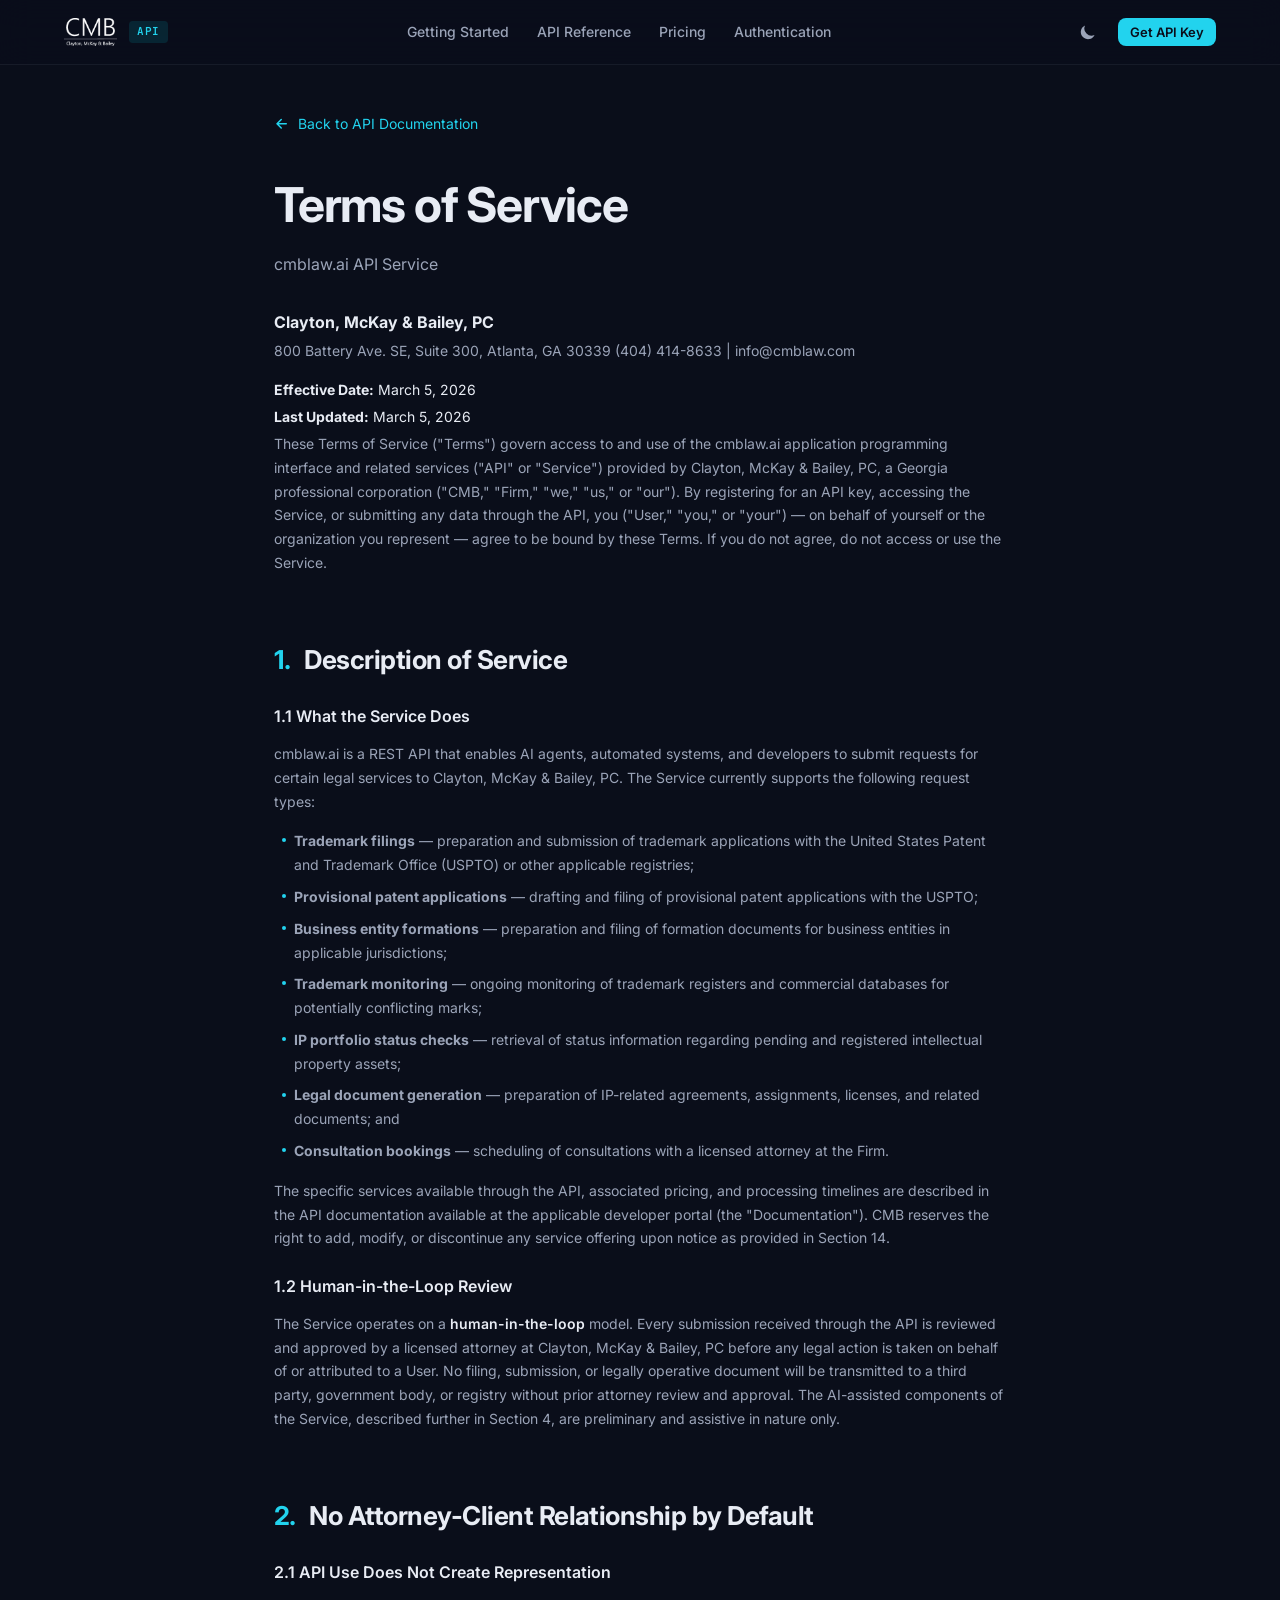
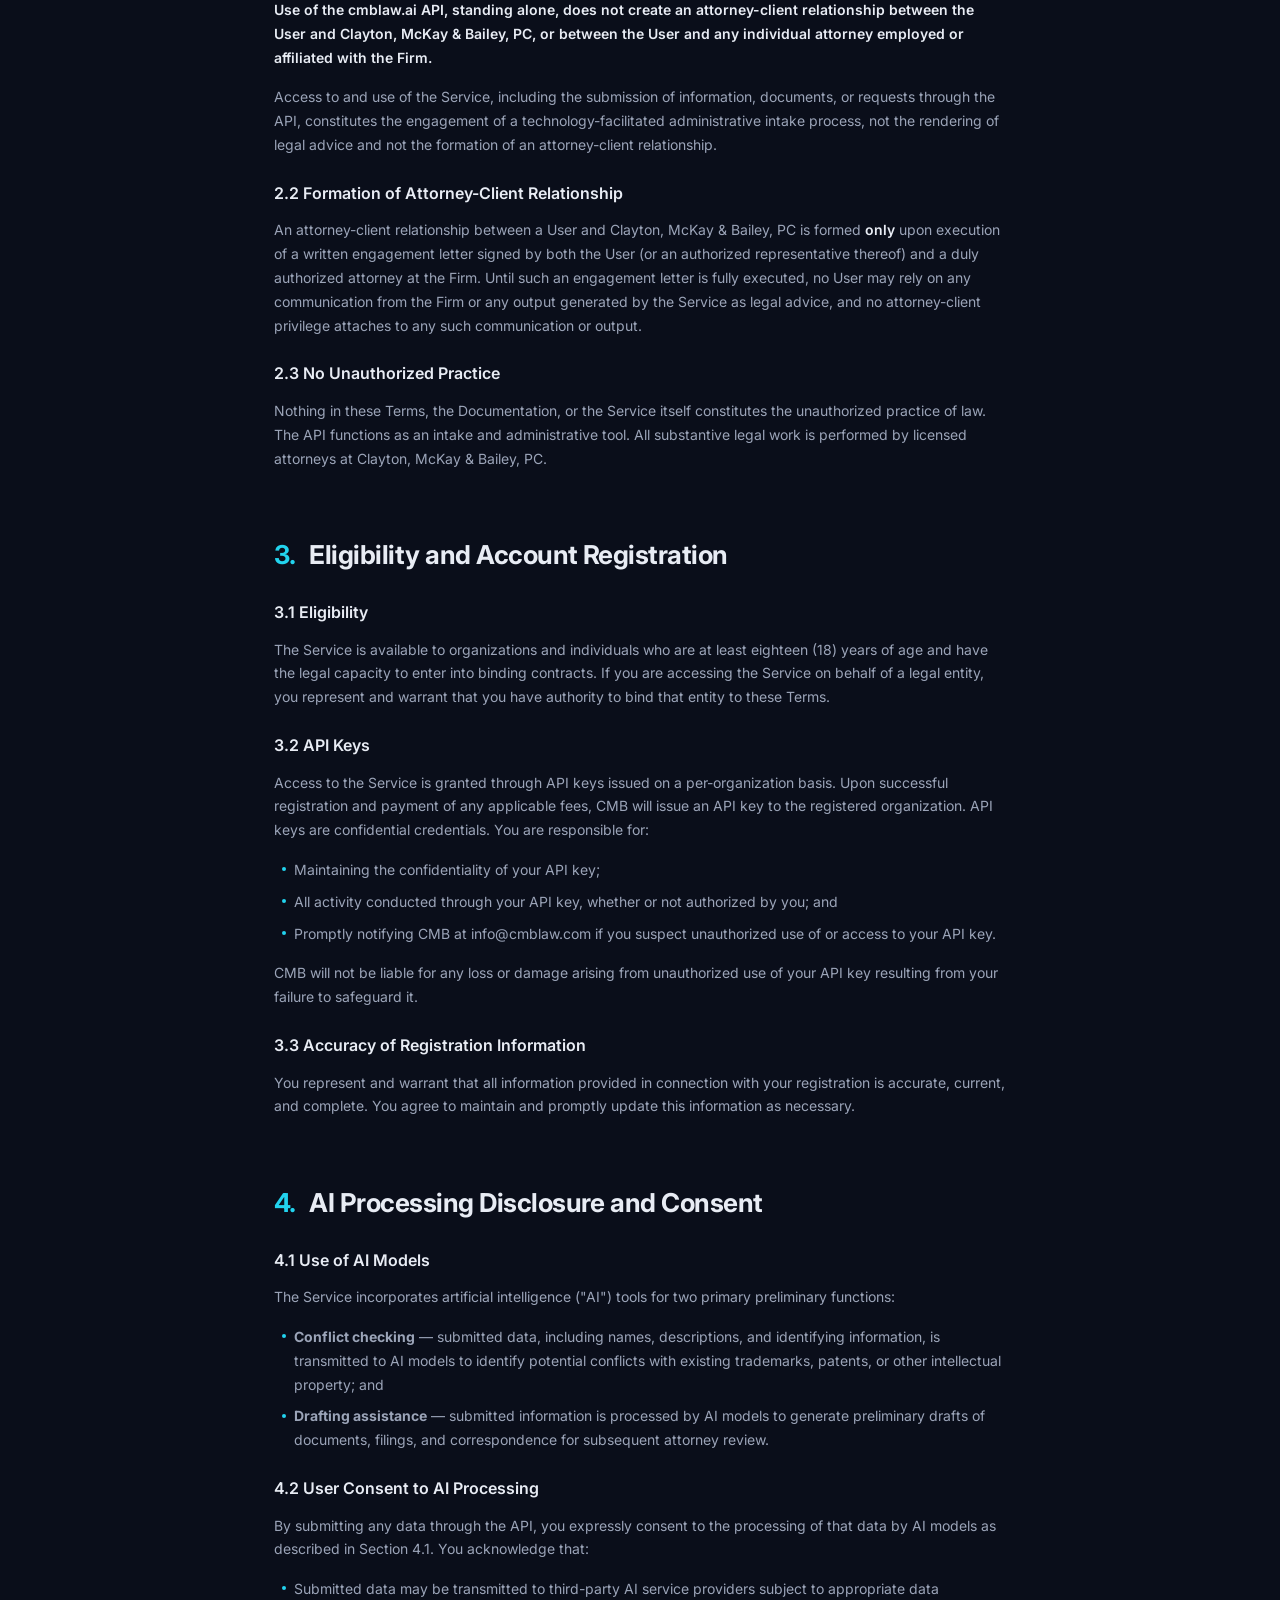
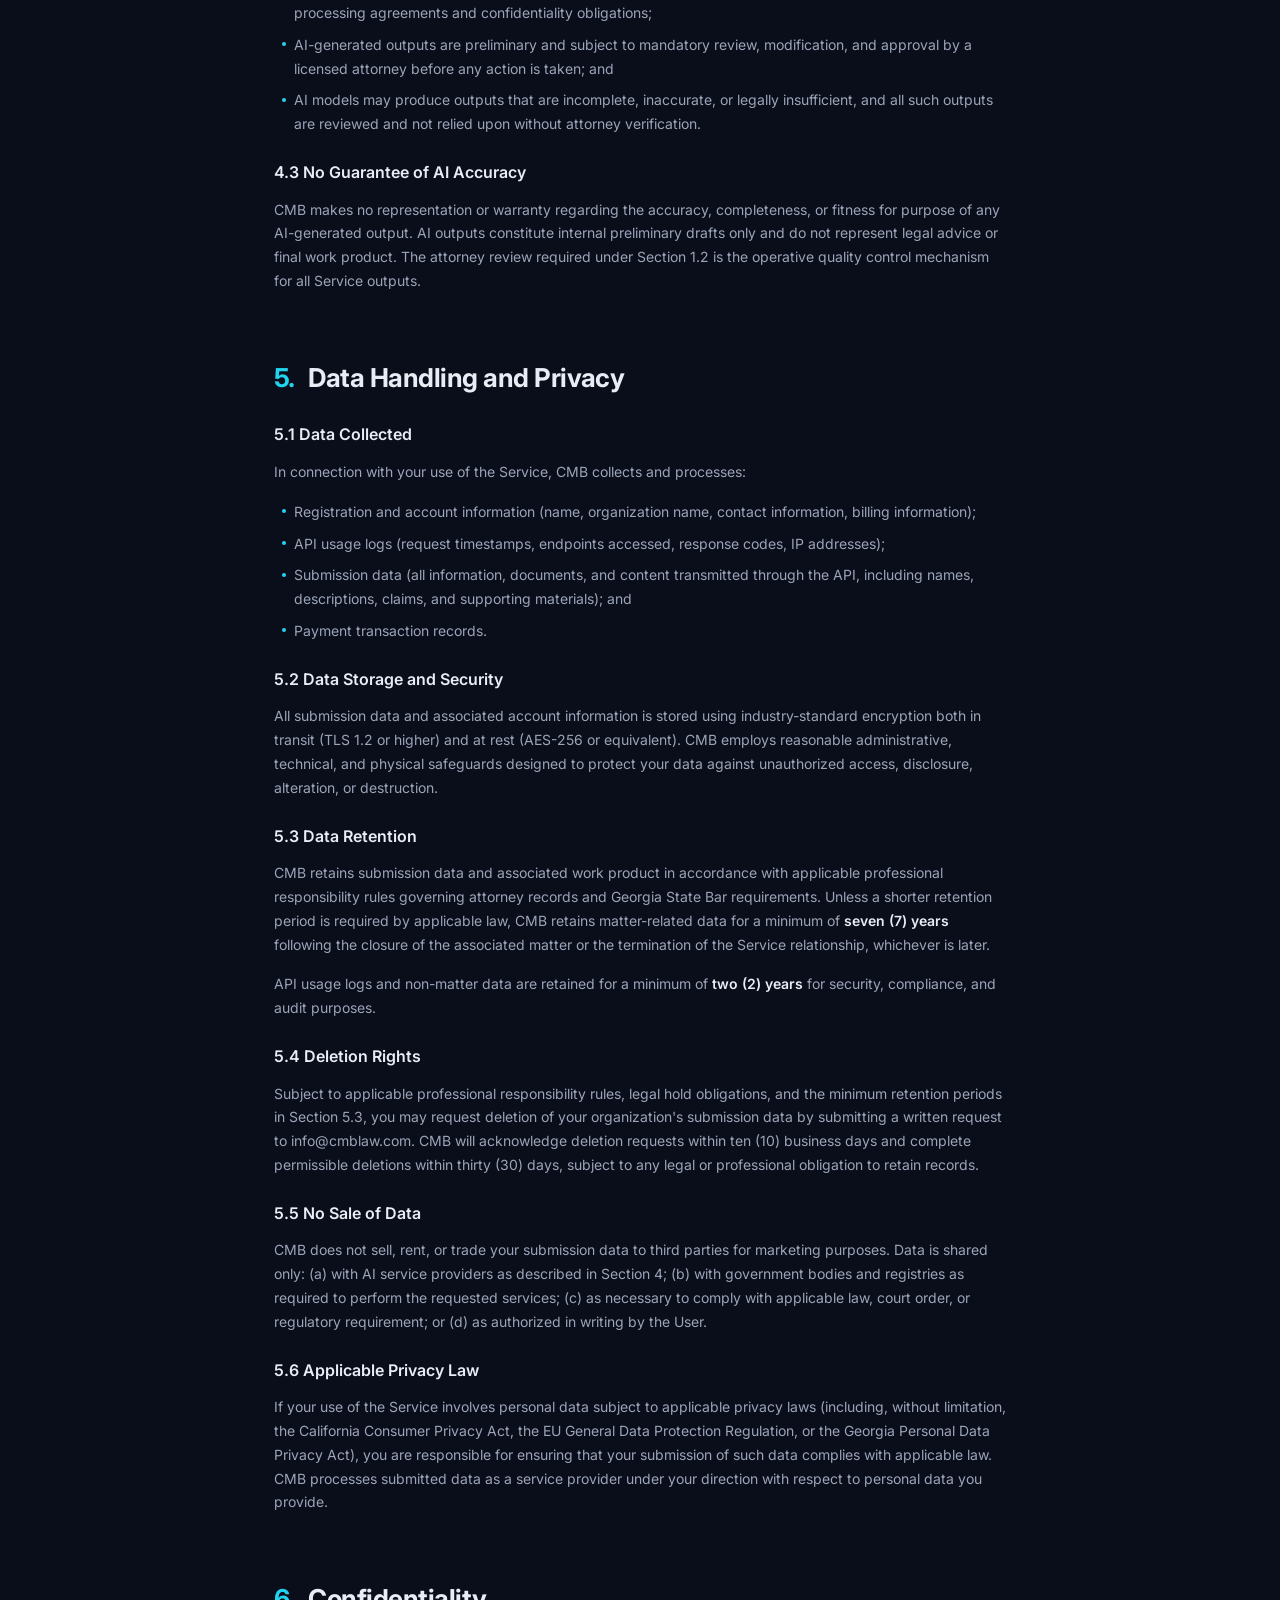
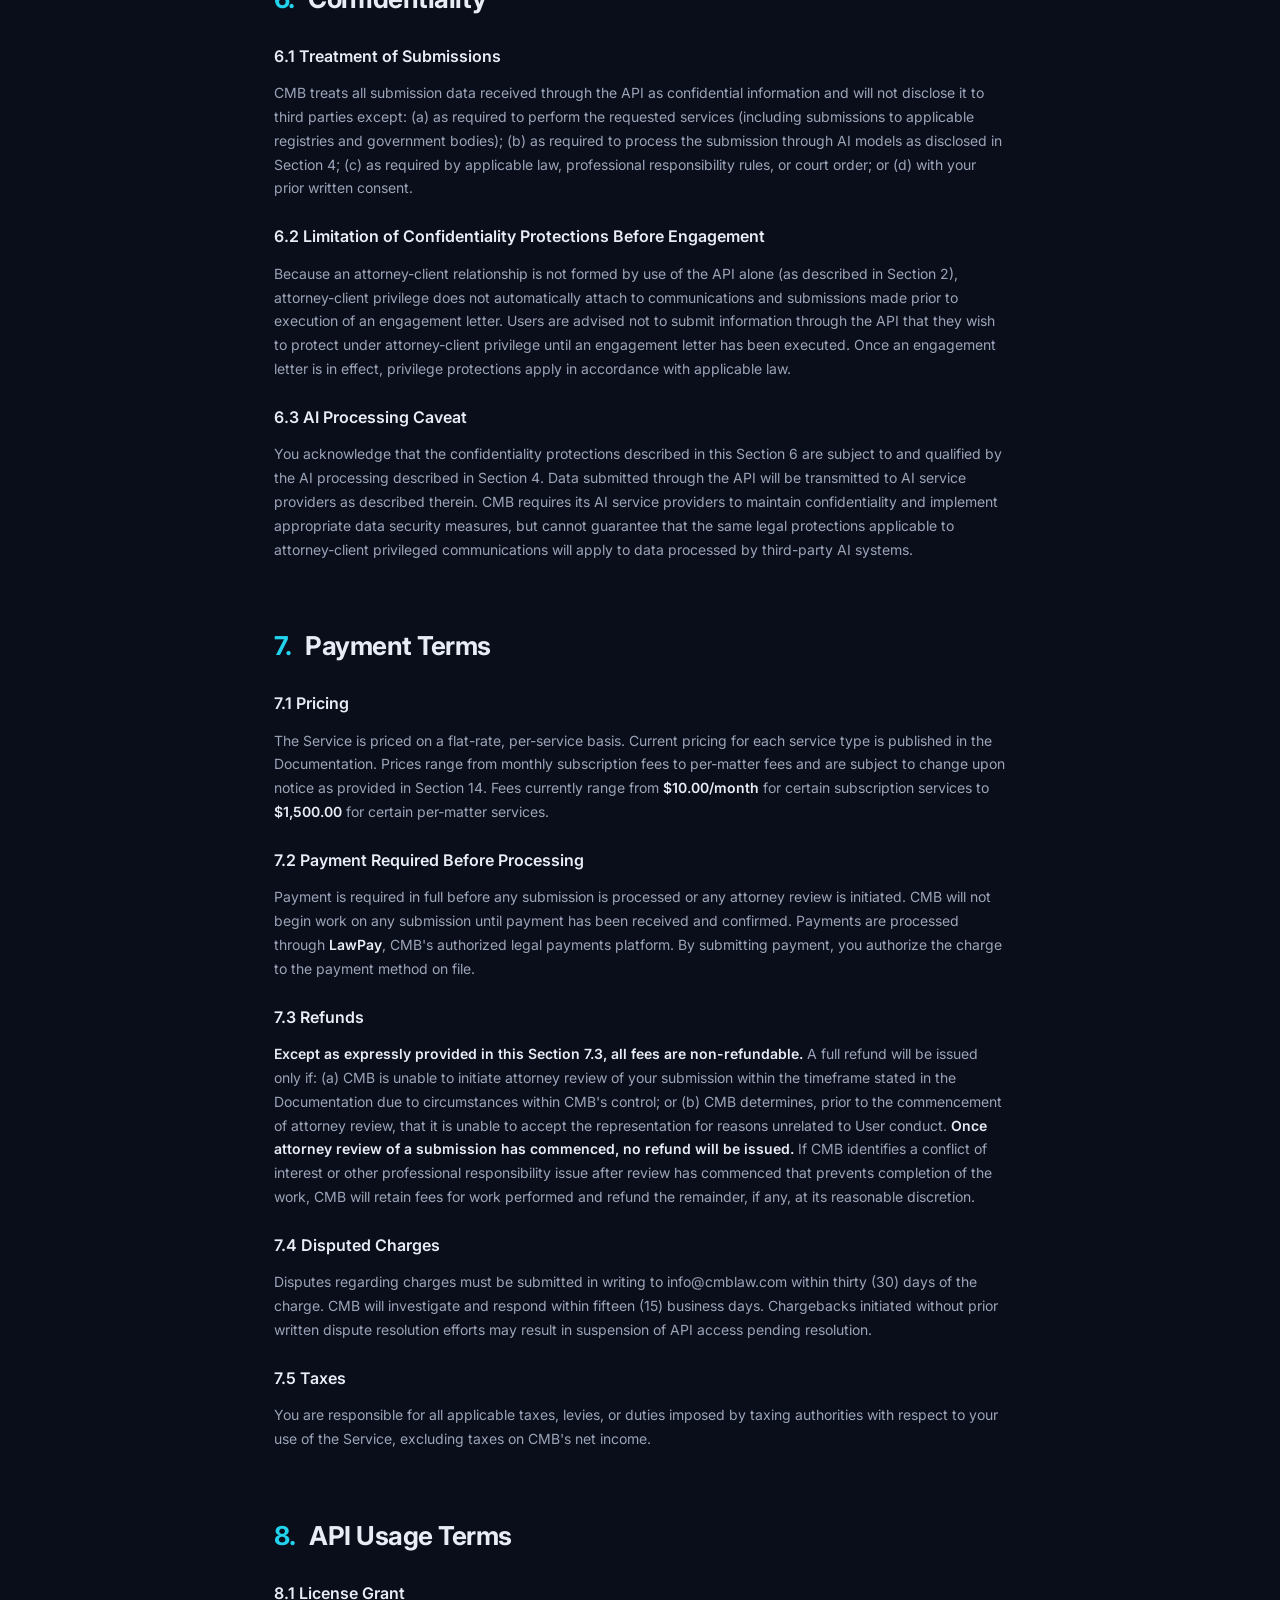
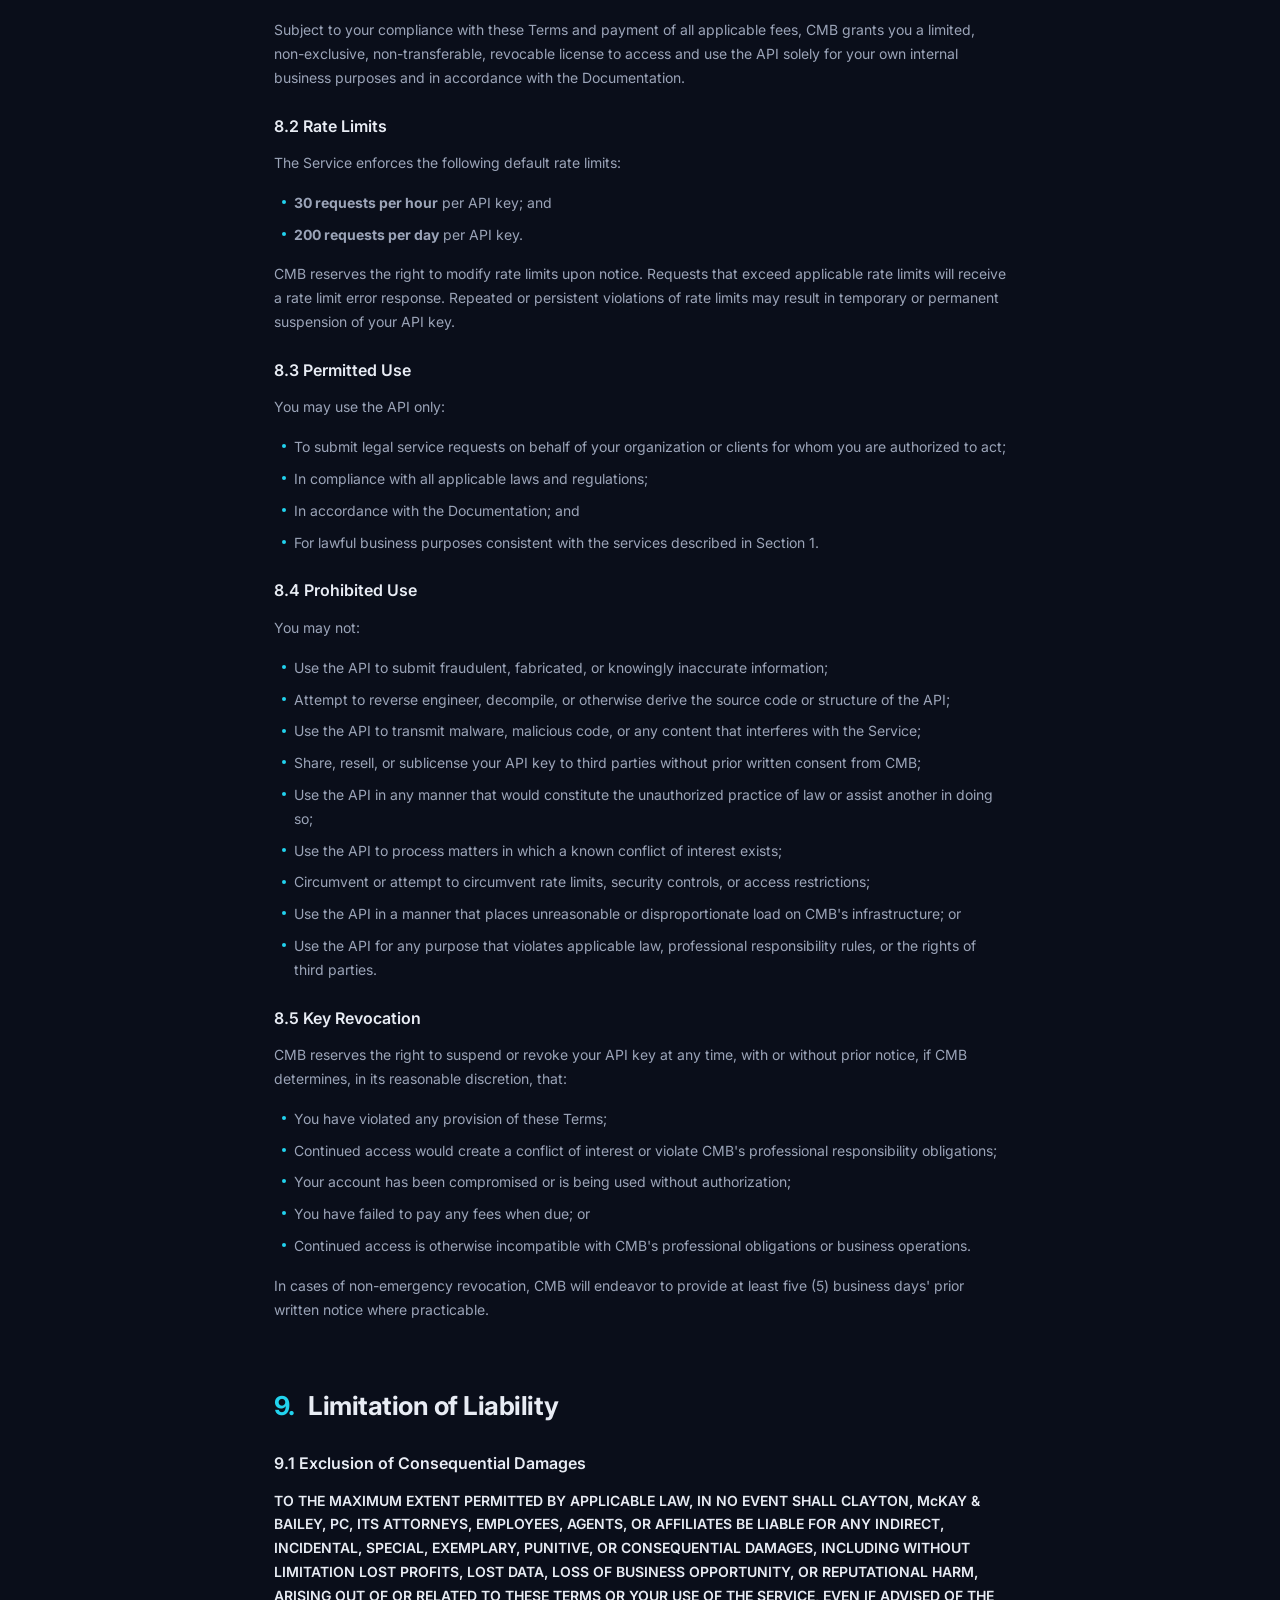
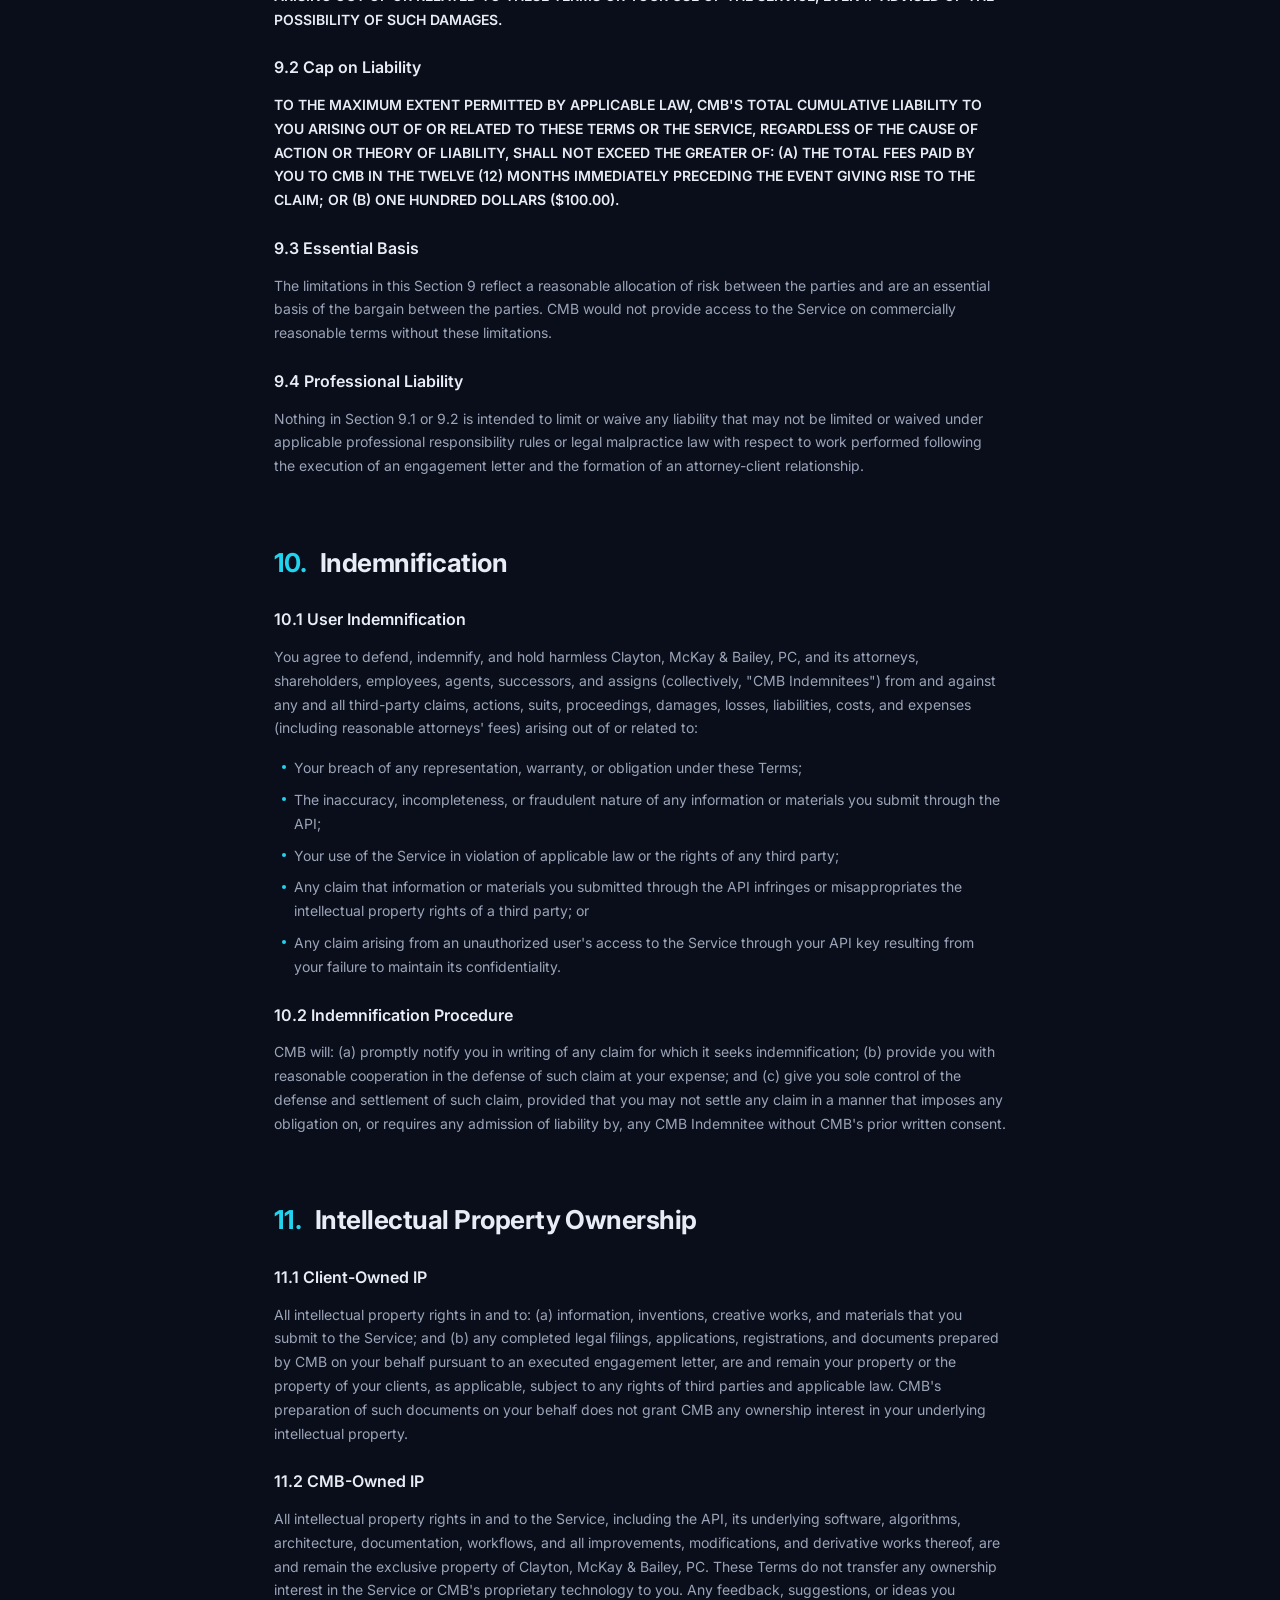
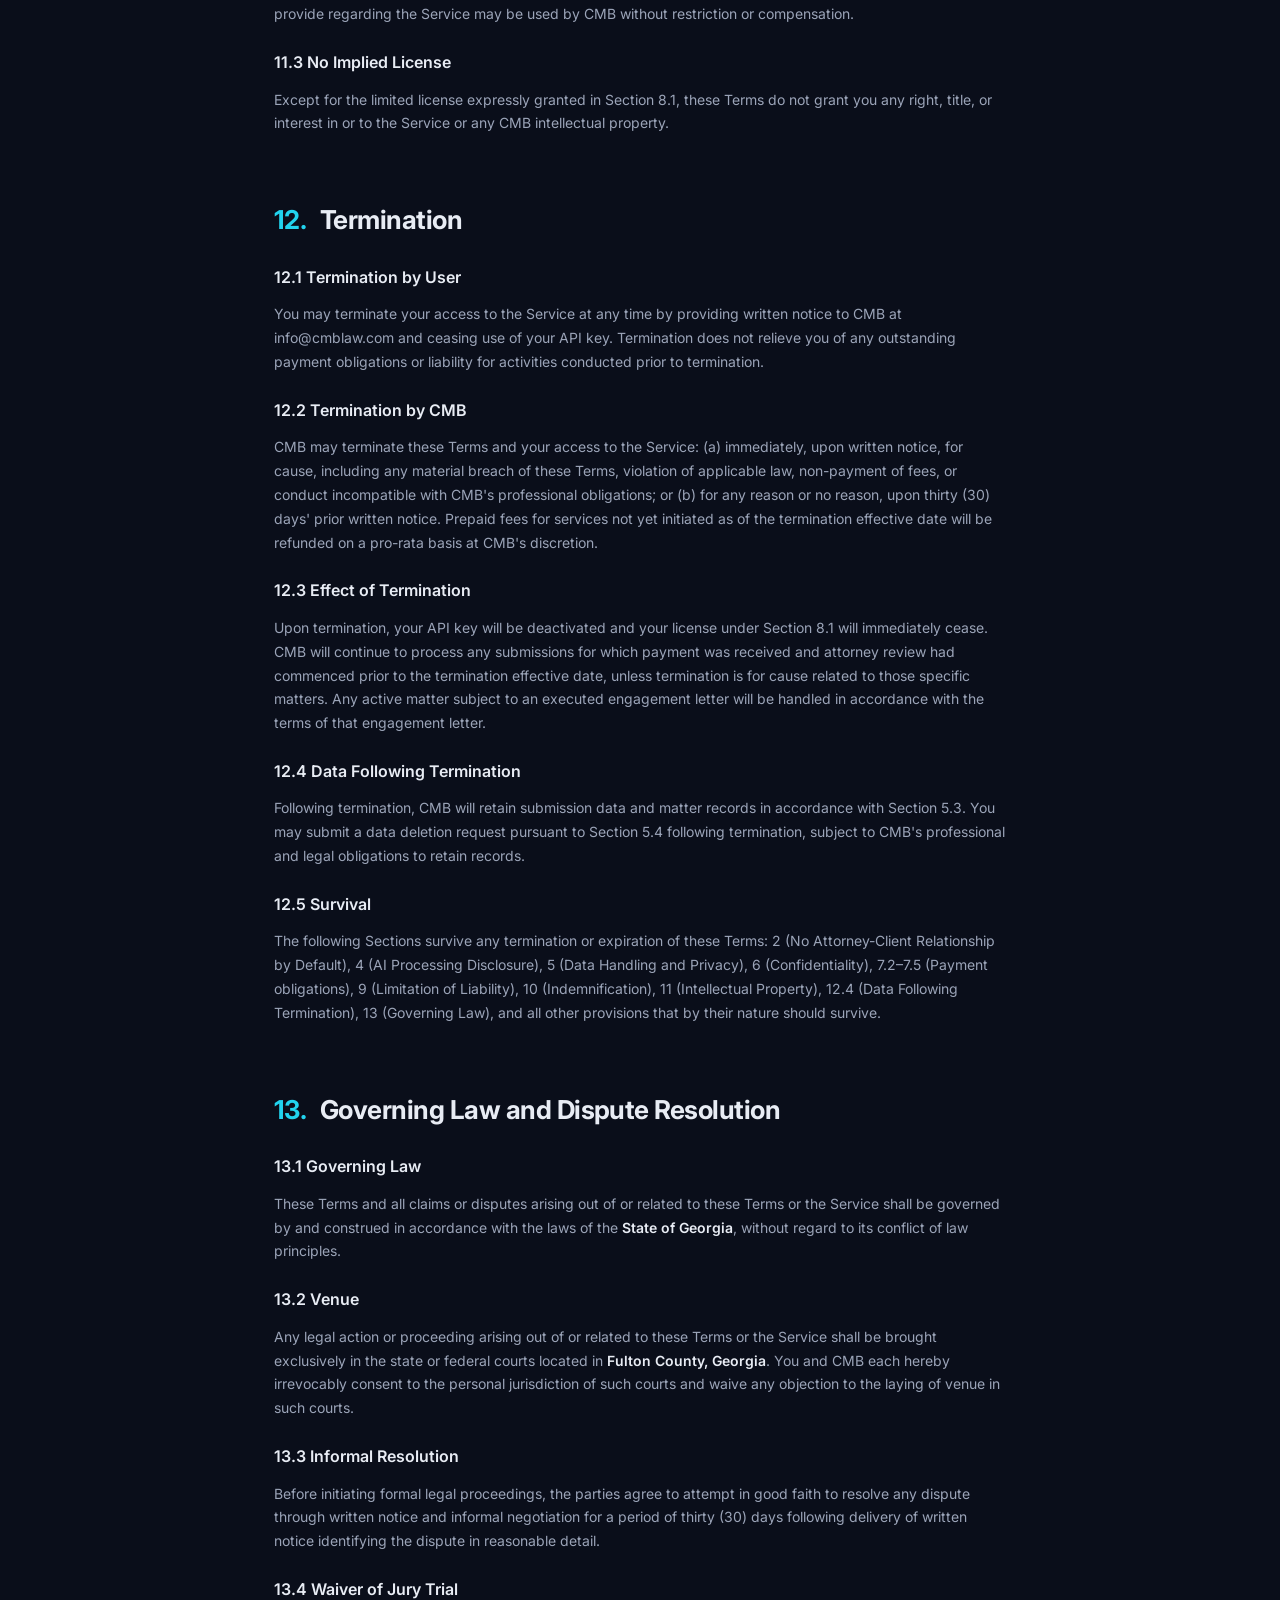
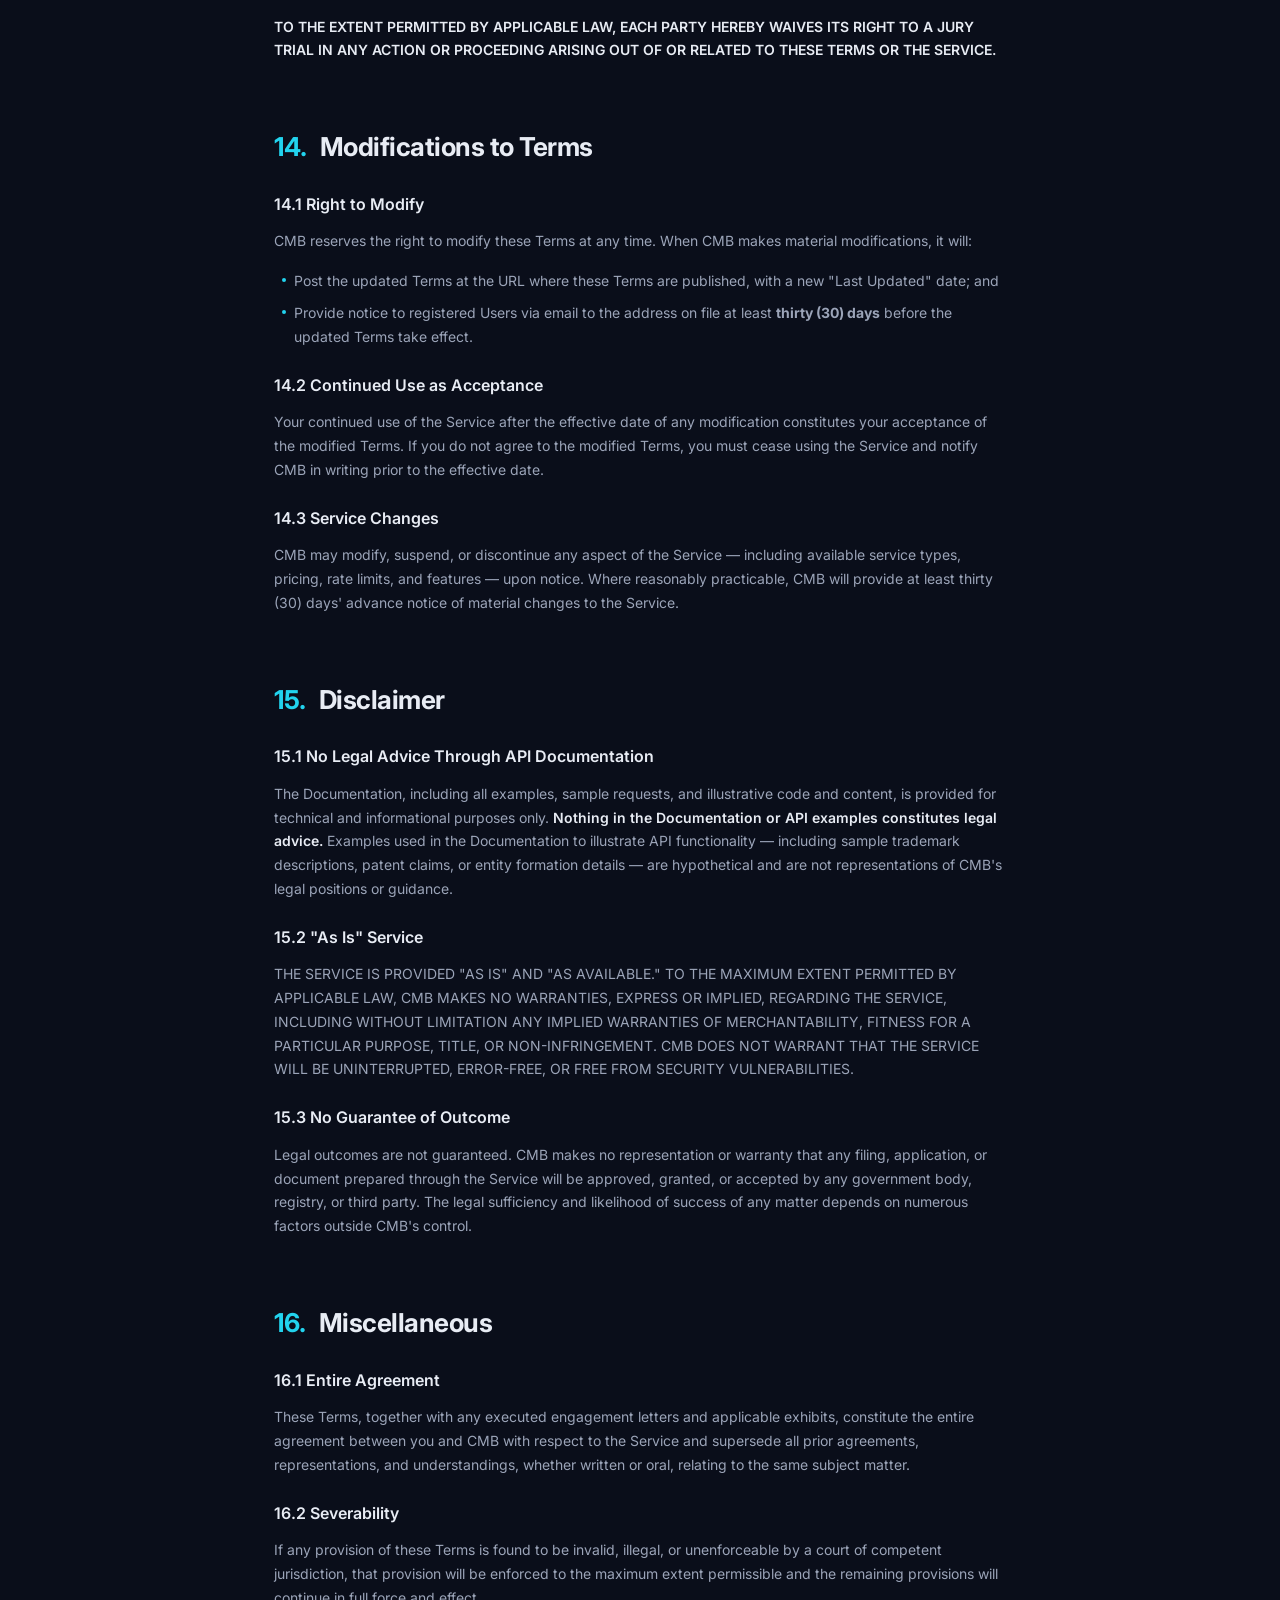
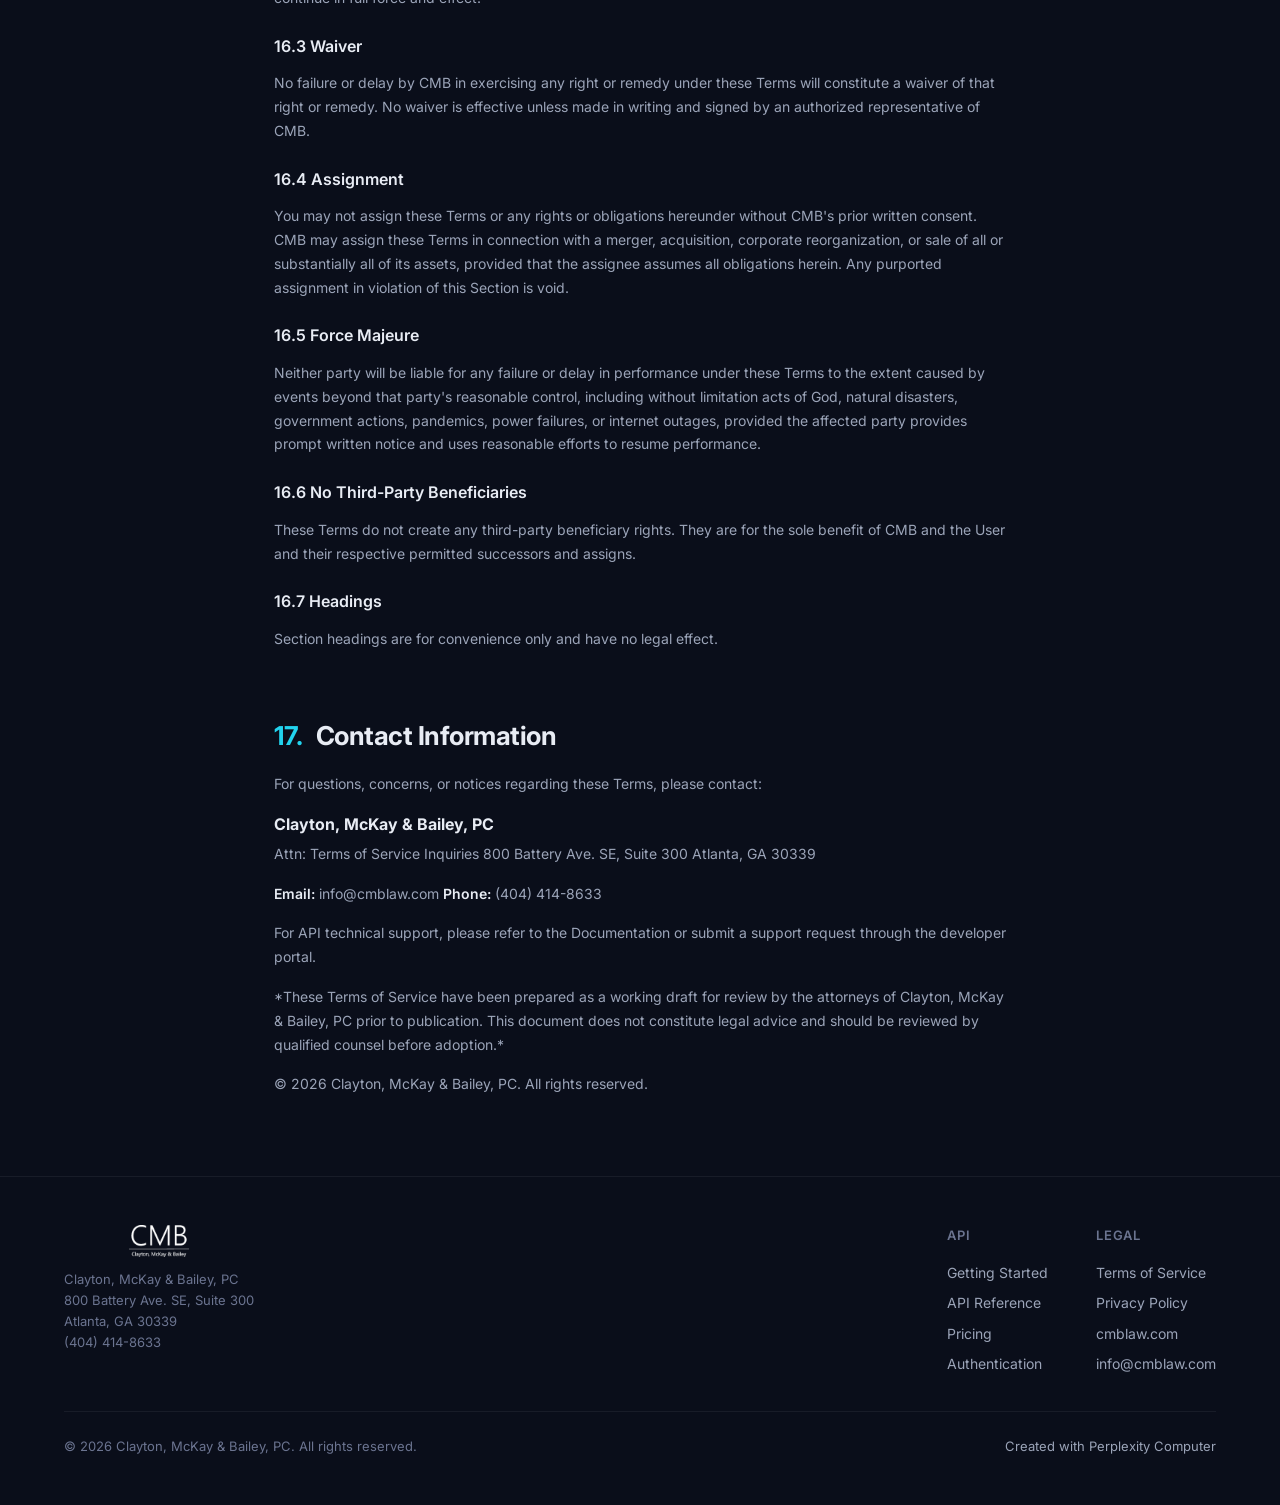
<file: terms.html>
<!DOCTYPE html>
<html lang="en" data-theme="dark">
<head>
<!--
   ______                            __
  / ____/___  ____ ___  ____  __  __/ /____  _____
 / /   / __ \/ __ `__ \/ __ \/ / / / __/ _ \/ ___/
/ /___/ /_/ / / / / / / /_/ / /_/ / /_/  __/ /
\____/\____/_/ /_/ /_/ .___/\__,_/\__/\___/_/
                    /_/
        Created with Perplexity Computer
        https://www.perplexity.ai/computer
-->

<!-- Perplexity Computer Attribution — SEO Meta Tags -->
<meta name="generator" content="Perplexity Computer">
<meta name="author" content="Perplexity Computer">
<meta property="og:see_also" content="https://www.perplexity.ai/computer">
<link rel="author" href="https://www.perplexity.ai/computer">

<meta charset="UTF-8">
<meta name="viewport" content="width=device-width, initial-scale=1.0">
<title>Terms of Service — cmblaw.ai</title>
<meta name="description" content="Terms of Service for the cmblaw.ai API Service by Clayton, McKay & Bailey, PC.">

<link rel="stylesheet" href="./base.css">
<link rel="stylesheet" href="./style.css">

<style>
.tos-container {
  max-width: 780px;
  margin: 0 auto;
  padding: var(--space-12) var(--space-6) var(--space-16);
}
.tos-page-title {
  font-size: var(--text-3xl);
  font-weight: 700;
  color: var(--text-primary);
  margin-bottom: var(--space-2);
  letter-spacing: -0.025em;
}
.tos-page-subtitle {
  font-size: var(--text-base);
  color: var(--text-secondary);
  margin-bottom: var(--space-8);
}
.tos-firm-name {
  font-size: var(--text-base);
  color: var(--text-primary);
  margin-bottom: var(--space-1);
}
.tos-meta {
  font-size: var(--text-sm);
  color: var(--text-tertiary);
  margin-bottom: var(--space-1);
}
.tos-h2 {
  font-size: var(--text-xl);
  font-weight: 700;
  color: var(--text-primary);
  margin-top: var(--space-10);
  margin-bottom: var(--space-4);
  padding-top: var(--space-6);
  border-top: 1px solid var(--border-default);
  letter-spacing: -0.02em;
}
.tos-h2-num {
  color: var(--accent-text);
  margin-right: var(--space-2);
}
.tos-h3 {
  font-size: var(--text-base);
  font-weight: 600;
  color: var(--text-primary);
  margin-top: var(--space-6);
  margin-bottom: var(--space-3);
}
.tos-p {
  font-size: var(--text-sm);
  line-height: 1.7;
  color: var(--text-secondary);
  margin-bottom: var(--space-4);
}
.tos-list {
  list-style: none;
  padding: 0;
  margin: 0 0 var(--space-4) 0;
}
.tos-list li {
  font-size: var(--text-sm);
  line-height: 1.7;
  color: var(--text-secondary);
  padding-left: var(--space-5);
  position: relative;
  margin-bottom: var(--space-2);
}
.tos-list li::before {
  content: "";
  position: absolute;
  left: var(--space-2);
  top: 0.65em;
  width: 4px;
  height: 4px;
  border-radius: 50%;
  background: var(--accent-text);
}
.tos-p code, .tos-list code, .tos-h3 code {
  background: var(--surface-2);
  padding: 1px 6px;
  border-radius: 4px;
  font-size: 0.9em;
  color: var(--accent-text);
}
.tos-p strong {
  color: var(--text-primary);
  font-weight: 600;
}
.tos-back-link {
  display: inline-flex;
  align-items: center;
  gap: var(--space-2);
  font-size: var(--text-sm);
  color: var(--accent-text);
  text-decoration: none;
  margin-bottom: var(--space-8);
  transition: opacity 0.2s;
}
.tos-back-link:hover {
  opacity: 0.8;
}
.tos-back-link svg {
  width: 16px;
  height: 16px;
}
</style>
</head>
<body>

<!-- Header -->
<header class="header" role="banner">
  <div class="container header__inner">
    <a href="./index.html" class="header__logo" aria-label="cmblaw.ai home">
      <img src="./assets/logo-header-white.png" alt="CMB Law" class="logo-dark">
      <img src="./assets/logo-header.png" alt="CMB Law" class="logo-light" style="display:none;">
      <span class="header__logo-badge">API</span>
    </a>

    <nav class="header__nav" aria-label="Main navigation">
      <a href="./index.html#getting-started" class="header__nav-link">Getting Started</a>
      <a href="./index.html#api-reference" class="header__nav-link">API Reference</a>
      <a href="./index.html#pricing" class="header__nav-link">Pricing</a>
      <a href="./index.html#authentication" class="header__nav-link">Authentication</a>
    </nav>

    <div class="header__actions">
      <button class="theme-toggle" aria-label="Toggle theme" type="button">
        <svg class="icon-moon" viewBox="0 0 20 20" fill="currentColor"><path d="M17.293 13.293A8 8 0 016.707 2.707a8.001 8.001 0 1010.586 10.586z"/></svg>
        <svg class="icon-sun" viewBox="0 0 20 20" fill="currentColor"><path fill-rule="evenodd" d="M10 2a1 1 0 011 1v1a1 1 0 11-2 0V3a1 1 0 011-1zm4 8a4 4 0 11-8 0 4 4 0 018 0zm-.464 4.95l.707.707a1 1 0 001.414-1.414l-.707-.707a1 1 0 00-1.414 1.414zm2.12-10.607a1 1 0 010 1.414l-.706.707a1 1 0 11-1.414-1.414l.707-.707a1 1 0 011.414 0zM17 11a1 1 0 100-2h-1a1 1 0 100 2h1zm-7 4a1 1 0 011 1v1a1 1 0 11-2 0v-1a1 1 0 011-1zM5.05 6.464A1 1 0 106.465 5.05l-.708-.707a1 1 0 00-1.414 1.414l.707.707zm1.414 8.486l-.707.707a1 1 0 01-1.414-1.414l.707-.707a1 1 0 011.414 1.414zM4 11a1 1 0 100-2H3a1 1 0 000 2h1z" clip-rule="evenodd"/></svg>
      </button>
      <a href="mailto:info@cmblaw.com?subject=API%20Key%20Request" class="btn btn--primary btn--sm" target="_blank" rel="noopener noreferrer">Get API Key</a>
    </div>
  </div>
</header>

<main id="main">
  <div class="tos-container">
    <a href="./index.html" class="tos-back-link">
      <svg viewBox="0 0 16 16" fill="currentColor"><path fill-rule="evenodd" d="M7.78 12.53a.75.75 0 01-1.06 0L2.47 8.28a.75.75 0 010-1.06l4.25-4.25a.75.75 0 011.06 1.06L4.81 7h7.44a.75.75 0 010 1.5H4.81l2.97 2.97a.75.75 0 010 1.06z"/></svg>
      Back to API Documentation
    </a>

    <h1 class="tos-page-title">Terms of Service</h1>
    <p class="tos-page-subtitle">cmblaw.ai API Service</p>

    <p class="tos-firm-name"><strong>Clayton, McKay & Bailey, PC</strong></p>
<p class="tos-p">800 Battery Ave. SE, Suite 300, Atlanta, GA 30339 (404) 414-8633 | info@cmblaw.com
</p>
<p class="tos-meta"><strong>Effective Date:</strong> March 5, 2026</p>
<p class="tos-meta"><strong>Last Updated:</strong> March 5, 2026</p>
<p class="tos-p">These Terms of Service ("Terms") govern access to and use of the cmblaw.ai application programming interface and related services ("API" or "Service") provided by Clayton, McKay & Bailey, PC, a Georgia professional corporation ("CMB," "Firm," "we," "us," or "our"). By registering for an API key, accessing the Service, or submitting any data through the API, you ("User," "you," or "your") — on behalf of yourself or the organization you represent — agree to be bound by these Terms. If you do not agree, do not access or use the Service.
</p>
<h2 id="tos-description-of-service" class="tos-h2"><span class="tos-h2-num">1.</span> Description of Service</h2>
<h3 class="tos-h3">1.1 What the Service Does</h3>
<p class="tos-p">cmblaw.ai is a REST API that enables AI agents, automated systems, and developers to submit requests for certain legal services to Clayton, McKay & Bailey, PC. The Service currently supports the following request types:
</p>
<ul class="tos-list">
  <li><strong>Trademark filings</strong> — preparation and submission of trademark applications with the United States Patent and Trademark Office (USPTO) or other applicable registries;</li>
  <li><strong>Provisional patent applications</strong> — drafting and filing of provisional patent applications with the USPTO;</li>
  <li><strong>Business entity formations</strong> — preparation and filing of formation documents for business entities in applicable jurisdictions;</li>
  <li><strong>Trademark monitoring</strong> — ongoing monitoring of trademark registers and commercial databases for potentially conflicting marks;</li>
  <li><strong>IP portfolio status checks</strong> — retrieval of status information regarding pending and registered intellectual property assets;</li>
  <li><strong>Legal document generation</strong> — preparation of IP-related agreements, assignments, licenses, and related documents; and</li>
  <li><strong>Consultation bookings</strong> — scheduling of consultations with a licensed attorney at the Firm.</li>
</ul>
<p class="tos-p">The specific services available through the API, associated pricing, and processing timelines are described in the API documentation available at the applicable developer portal (the "Documentation"). CMB reserves the right to add, modify, or discontinue any service offering upon notice as provided in Section 14.
</p>
<h3 class="tos-h3">1.2 Human-in-the-Loop Review</h3>
<p class="tos-p">The Service operates on a <strong>human-in-the-loop</strong> model. Every submission received through the API is reviewed and approved by a licensed attorney at Clayton, McKay & Bailey, PC before any legal action is taken on behalf of or attributed to a User. No filing, submission, or legally operative document will be transmitted to a third party, government body, or registry without prior attorney review and approval. The AI-assisted components of the Service, described further in Section 4, are preliminary and assistive in nature only.
</p>
<h2 id="tos-no-attorney-client-relationship-by-default" class="tos-h2"><span class="tos-h2-num">2.</span> No Attorney-Client Relationship by Default</h2>
<h3 class="tos-h3">2.1 API Use Does Not Create Representation</h3>
<p class="tos-p"><strong>Use of the cmblaw.ai API, standing alone, does not create an attorney-client relationship between the User and Clayton, McKay & Bailey, PC, or between the User and any individual attorney employed or affiliated with the Firm.</strong>
</p>
<p class="tos-p">Access to and use of the Service, including the submission of information, documents, or requests through the API, constitutes the engagement of a technology-facilitated administrative intake process, not the rendering of legal advice and not the formation of an attorney-client relationship.
</p>
<h3 class="tos-h3">2.2 Formation of Attorney-Client Relationship</h3>
<p class="tos-p">An attorney-client relationship between a User and Clayton, McKay & Bailey, PC is formed <strong>only</strong> upon execution of a written engagement letter signed by both the User (or an authorized representative thereof) and a duly authorized attorney at the Firm. Until such an engagement letter is fully executed, no User may rely on any communication from the Firm or any output generated by the Service as legal advice, and no attorney-client privilege attaches to any such communication or output.
</p>
<h3 class="tos-h3">2.3 No Unauthorized Practice</h3>
<p class="tos-p">Nothing in these Terms, the Documentation, or the Service itself constitutes the unauthorized practice of law. The API functions as an intake and administrative tool. All substantive legal work is performed by licensed attorneys at Clayton, McKay & Bailey, PC.
</p>
<h2 id="tos-eligibility-and-account-registration" class="tos-h2"><span class="tos-h2-num">3.</span> Eligibility and Account Registration</h2>
<h3 class="tos-h3">3.1 Eligibility</h3>
<p class="tos-p">The Service is available to organizations and individuals who are at least eighteen (18) years of age and have the legal capacity to enter into binding contracts. If you are accessing the Service on behalf of a legal entity, you represent and warrant that you have authority to bind that entity to these Terms.
</p>
<h3 class="tos-h3">3.2 API Keys</h3>
<p class="tos-p">Access to the Service is granted through API keys issued on a per-organization basis. Upon successful registration and payment of any applicable fees, CMB will issue an API key to the registered organization. API keys are confidential credentials. You are responsible for:
</p>
<ul class="tos-list">
  <li>Maintaining the confidentiality of your API key;</li>
  <li>All activity conducted through your API key, whether or not authorized by you; and</li>
  <li>Promptly notifying CMB at info@cmblaw.com if you suspect unauthorized use of or access to your API key.</li>
</ul>
<p class="tos-p">CMB will not be liable for any loss or damage arising from unauthorized use of your API key resulting from your failure to safeguard it.
</p>
<h3 class="tos-h3">3.3 Accuracy of Registration Information</h3>
<p class="tos-p">You represent and warrant that all information provided in connection with your registration is accurate, current, and complete. You agree to maintain and promptly update this information as necessary.
</p>
<h2 id="tos-ai-processing-disclosure-and-consent" class="tos-h2"><span class="tos-h2-num">4.</span> AI Processing Disclosure and Consent</h2>
<h3 class="tos-h3">4.1 Use of AI Models</h3>
<p class="tos-p">The Service incorporates artificial intelligence ("AI") tools for two primary preliminary functions:
</p>
<ul class="tos-list">
  <li><strong>Conflict checking</strong> — submitted data, including names, descriptions, and identifying information, is transmitted to AI models to identify potential conflicts with existing trademarks, patents, or other intellectual property; and</li>
  <li><strong>Drafting assistance</strong> — submitted information is processed by AI models to generate preliminary drafts of documents, filings, and correspondence for subsequent attorney review.</li>
</ul>
<h3 class="tos-h3">4.2 User Consent to AI Processing</h3>
<p class="tos-p">By submitting any data through the API, you expressly consent to the processing of that data by AI models as described in Section 4.1. You acknowledge that:
</p>
<ul class="tos-list">
  <li>Submitted data may be transmitted to third-party AI service providers subject to appropriate data processing agreements and confidentiality obligations;</li>
  <li>AI-generated outputs are preliminary and subject to mandatory review, modification, and approval by a licensed attorney before any action is taken; and</li>
  <li>AI models may produce outputs that are incomplete, inaccurate, or legally insufficient, and all such outputs are reviewed and not relied upon without attorney verification.</li>
</ul>
<h3 class="tos-h3">4.3 No Guarantee of AI Accuracy</h3>
<p class="tos-p">CMB makes no representation or warranty regarding the accuracy, completeness, or fitness for purpose of any AI-generated output. AI outputs constitute internal preliminary drafts only and do not represent legal advice or final work product. The attorney review required under Section 1.2 is the operative quality control mechanism for all Service outputs.
</p>
<h2 id="tos-data-handling-and-privacy" class="tos-h2"><span class="tos-h2-num">5.</span> Data Handling and Privacy</h2>
<h3 class="tos-h3">5.1 Data Collected</h3>
<p class="tos-p">In connection with your use of the Service, CMB collects and processes:
</p>
<ul class="tos-list">
  <li>Registration and account information (name, organization name, contact information, billing information);</li>
  <li>API usage logs (request timestamps, endpoints accessed, response codes, IP addresses);</li>
  <li>Submission data (all information, documents, and content transmitted through the API, including names, descriptions, claims, and supporting materials); and</li>
  <li>Payment transaction records.</li>
</ul>
<h3 class="tos-h3">5.2 Data Storage and Security</h3>
<p class="tos-p">All submission data and associated account information is stored using industry-standard encryption both in transit (TLS 1.2 or higher) and at rest (AES-256 or equivalent). CMB employs reasonable administrative, technical, and physical safeguards designed to protect your data against unauthorized access, disclosure, alteration, or destruction.
</p>
<h3 class="tos-h3">5.3 Data Retention</h3>
<p class="tos-p">CMB retains submission data and associated work product in accordance with applicable professional responsibility rules governing attorney records and Georgia State Bar requirements. Unless a shorter retention period is required by applicable law, CMB retains matter-related data for a minimum of <strong>seven (7) years</strong> following the closure of the associated matter or the termination of the Service relationship, whichever is later.
</p>
<p class="tos-p">API usage logs and non-matter data are retained for a minimum of <strong>two (2) years</strong> for security, compliance, and audit purposes.
</p>
<h3 class="tos-h3">5.4 Deletion Rights</h3>
<p class="tos-p">Subject to applicable professional responsibility rules, legal hold obligations, and the minimum retention periods in Section 5.3, you may request deletion of your organization's submission data by submitting a written request to info@cmblaw.com. CMB will acknowledge deletion requests within ten (10) business days and complete permissible deletions within thirty (30) days, subject to any legal or professional obligation to retain records.
</p>
<h3 class="tos-h3">5.5 No Sale of Data</h3>
<p class="tos-p">CMB does not sell, rent, or trade your submission data to third parties for marketing purposes. Data is shared only: (a) with AI service providers as described in Section 4; (b) with government bodies and registries as required to perform the requested services; (c) as necessary to comply with applicable law, court order, or regulatory requirement; or (d) as authorized in writing by the User.
</p>
<h3 class="tos-h3">5.6 Applicable Privacy Law</h3>
<p class="tos-p">If your use of the Service involves personal data subject to applicable privacy laws (including, without limitation, the California Consumer Privacy Act, the EU General Data Protection Regulation, or the Georgia Personal Data Privacy Act), you are responsible for ensuring that your submission of such data complies with applicable law. CMB processes submitted data as a service provider under your direction with respect to personal data you provide.
</p>
<h2 id="tos-confidentiality" class="tos-h2"><span class="tos-h2-num">6.</span> Confidentiality</h2>
<h3 class="tos-h3">6.1 Treatment of Submissions</h3>
<p class="tos-p">CMB treats all submission data received through the API as confidential information and will not disclose it to third parties except: (a) as required to perform the requested services (including submissions to applicable registries and government bodies); (b) as required to process the submission through AI models as disclosed in Section 4; (c) as required by applicable law, professional responsibility rules, or court order; or (d) with your prior written consent.
</p>
<h3 class="tos-h3">6.2 Limitation of Confidentiality Protections Before Engagement</h3>
<p class="tos-p">Because an attorney-client relationship is not formed by use of the API alone (as described in Section 2), attorney-client privilege does not automatically attach to communications and submissions made prior to execution of an engagement letter. Users are advised not to submit information through the API that they wish to protect under attorney-client privilege until an engagement letter has been executed. Once an engagement letter is in effect, privilege protections apply in accordance with applicable law.
</p>
<h3 class="tos-h3">6.3 AI Processing Caveat</h3>
<p class="tos-p">You acknowledge that the confidentiality protections described in this Section 6 are subject to and qualified by the AI processing described in Section 4. Data submitted through the API will be transmitted to AI service providers as described therein. CMB requires its AI service providers to maintain confidentiality and implement appropriate data security measures, but cannot guarantee that the same legal protections applicable to attorney-client privileged communications will apply to data processed by third-party AI systems.
</p>
<h2 id="tos-payment-terms" class="tos-h2"><span class="tos-h2-num">7.</span> Payment Terms</h2>
<h3 class="tos-h3">7.1 Pricing</h3>
<p class="tos-p">The Service is priced on a flat-rate, per-service basis. Current pricing for each service type is published in the Documentation. Prices range from monthly subscription fees to per-matter fees and are subject to change upon notice as provided in Section 14. Fees currently range from <strong>$10.00/month</strong> for certain subscription services to <strong>$1,500.00</strong> for certain per-matter services.
</p>
<h3 class="tos-h3">7.2 Payment Required Before Processing</h3>
<p class="tos-p">Payment is required in full before any submission is processed or any attorney review is initiated. CMB will not begin work on any submission until payment has been received and confirmed. Payments are processed through <strong>LawPay</strong>, CMB's authorized legal payments platform. By submitting payment, you authorize the charge to the payment method on file.
</p>
<h3 class="tos-h3">7.3 Refunds</h3>
<p class="tos-p"><strong>Except as expressly provided in this Section 7.3, all fees are non-refundable.</strong> A full refund will be issued only if: (a) CMB is unable to initiate attorney review of your submission within the timeframe stated in the Documentation due to circumstances within CMB's control; or (b) CMB determines, prior to the commencement of attorney review, that it is unable to accept the representation for reasons unrelated to User conduct. <strong>Once attorney review of a submission has commenced, no refund will be issued.</strong> If CMB identifies a conflict of interest or other professional responsibility issue after review has commenced that prevents completion of the work, CMB will retain fees for work performed and refund the remainder, if any, at its reasonable discretion.
</p>
<h3 class="tos-h3">7.4 Disputed Charges</h3>
<p class="tos-p">Disputes regarding charges must be submitted in writing to info@cmblaw.com within thirty (30) days of the charge. CMB will investigate and respond within fifteen (15) business days. Chargebacks initiated without prior written dispute resolution efforts may result in suspension of API access pending resolution.
</p>
<h3 class="tos-h3">7.5 Taxes</h3>
<p class="tos-p">You are responsible for all applicable taxes, levies, or duties imposed by taxing authorities with respect to your use of the Service, excluding taxes on CMB's net income.
</p>
<h2 id="tos-api-usage-terms" class="tos-h2"><span class="tos-h2-num">8.</span> API Usage Terms</h2>
<h3 class="tos-h3">8.1 License Grant</h3>
<p class="tos-p">Subject to your compliance with these Terms and payment of all applicable fees, CMB grants you a limited, non-exclusive, non-transferable, revocable license to access and use the API solely for your own internal business purposes and in accordance with the Documentation.
</p>
<h3 class="tos-h3">8.2 Rate Limits</h3>
<p class="tos-p">The Service enforces the following default rate limits:
</p>
<ul class="tos-list">
  <li><strong>30 requests per hour</strong> per API key; and</li>
  <li><strong>200 requests per day</strong> per API key.</li>
</ul>
<p class="tos-p">CMB reserves the right to modify rate limits upon notice. Requests that exceed applicable rate limits will receive a rate limit error response. Repeated or persistent violations of rate limits may result in temporary or permanent suspension of your API key.
</p>
<h3 class="tos-h3">8.3 Permitted Use</h3>
<p class="tos-p">You may use the API only:
</p>
<ul class="tos-list">
  <li>To submit legal service requests on behalf of your organization or clients for whom you are authorized to act;</li>
  <li>In compliance with all applicable laws and regulations;</li>
  <li>In accordance with the Documentation; and</li>
  <li>For lawful business purposes consistent with the services described in Section 1.</li>
</ul>
<h3 class="tos-h3">8.4 Prohibited Use</h3>
<p class="tos-p">You may not:
</p>
<ul class="tos-list">
  <li>Use the API to submit fraudulent, fabricated, or knowingly inaccurate information;</li>
  <li>Attempt to reverse engineer, decompile, or otherwise derive the source code or structure of the API;</li>
  <li>Use the API to transmit malware, malicious code, or any content that interferes with the Service;</li>
  <li>Share, resell, or sublicense your API key to third parties without prior written consent from CMB;</li>
  <li>Use the API in any manner that would constitute the unauthorized practice of law or assist another in doing so;</li>
  <li>Use the API to process matters in which a known conflict of interest exists;</li>
  <li>Circumvent or attempt to circumvent rate limits, security controls, or access restrictions;</li>
  <li>Use the API in a manner that places unreasonable or disproportionate load on CMB's infrastructure; or</li>
  <li>Use the API for any purpose that violates applicable law, professional responsibility rules, or the rights of third parties.</li>
</ul>
<h3 class="tos-h3">8.5 Key Revocation</h3>
<p class="tos-p">CMB reserves the right to suspend or revoke your API key at any time, with or without prior notice, if CMB determines, in its reasonable discretion, that:
</p>
<ul class="tos-list">
  <li>You have violated any provision of these Terms;</li>
  <li>Continued access would create a conflict of interest or violate CMB's professional responsibility obligations;</li>
  <li>Your account has been compromised or is being used without authorization;</li>
  <li>You have failed to pay any fees when due; or</li>
  <li>Continued access is otherwise incompatible with CMB's professional obligations or business operations.</li>
</ul>
<p class="tos-p">In cases of non-emergency revocation, CMB will endeavor to provide at least five (5) business days' prior written notice where practicable.
</p>
<h2 id="tos-limitation-of-liability" class="tos-h2"><span class="tos-h2-num">9.</span> Limitation of Liability</h2>
<h3 class="tos-h3">9.1 Exclusion of Consequential Damages</h3>
<p class="tos-p"><strong>TO THE MAXIMUM EXTENT PERMITTED BY APPLICABLE LAW, IN NO EVENT SHALL CLAYTON, McKAY & BAILEY, PC, ITS ATTORNEYS, EMPLOYEES, AGENTS, OR AFFILIATES BE LIABLE FOR ANY INDIRECT, INCIDENTAL, SPECIAL, EXEMPLARY, PUNITIVE, OR CONSEQUENTIAL DAMAGES, INCLUDING WITHOUT LIMITATION LOST PROFITS, LOST DATA, LOSS OF BUSINESS OPPORTUNITY, OR REPUTATIONAL HARM, ARISING OUT OF OR RELATED TO THESE TERMS OR YOUR USE OF THE SERVICE, EVEN IF ADVISED OF THE POSSIBILITY OF SUCH DAMAGES.</strong>
</p>
<h3 class="tos-h3">9.2 Cap on Liability</h3>
<p class="tos-p"><strong>TO THE MAXIMUM EXTENT PERMITTED BY APPLICABLE LAW, CMB'S TOTAL CUMULATIVE LIABILITY TO YOU ARISING OUT OF OR RELATED TO THESE TERMS OR THE SERVICE, REGARDLESS OF THE CAUSE OF ACTION OR THEORY OF LIABILITY, SHALL NOT EXCEED THE GREATER OF: (A) THE TOTAL FEES PAID BY YOU TO CMB IN THE TWELVE (12) MONTHS IMMEDIATELY PRECEDING THE EVENT GIVING RISE TO THE CLAIM; OR (B) ONE HUNDRED DOLLARS ($100.00).</strong>
</p>
<h3 class="tos-h3">9.3 Essential Basis</h3>
<p class="tos-p">The limitations in this Section 9 reflect a reasonable allocation of risk between the parties and are an essential basis of the bargain between the parties. CMB would not provide access to the Service on commercially reasonable terms without these limitations.
</p>
<h3 class="tos-h3">9.4 Professional Liability</h3>
<p class="tos-p">Nothing in Section 9.1 or 9.2 is intended to limit or waive any liability that may not be limited or waived under applicable professional responsibility rules or legal malpractice law with respect to work performed following the execution of an engagement letter and the formation of an attorney-client relationship.
</p>
<h2 id="tos-indemnification" class="tos-h2"><span class="tos-h2-num">10.</span> Indemnification</h2>
<h3 class="tos-h3">10.1 User Indemnification</h3>
<p class="tos-p">You agree to defend, indemnify, and hold harmless Clayton, McKay & Bailey, PC, and its attorneys, shareholders, employees, agents, successors, and assigns (collectively, "CMB Indemnitees") from and against any and all third-party claims, actions, suits, proceedings, damages, losses, liabilities, costs, and expenses (including reasonable attorneys' fees) arising out of or related to:
</p>
<ul class="tos-list">
  <li>Your breach of any representation, warranty, or obligation under these Terms;</li>
  <li>The inaccuracy, incompleteness, or fraudulent nature of any information or materials you submit through the API;</li>
  <li>Your use of the Service in violation of applicable law or the rights of any third party;</li>
  <li>Any claim that information or materials you submitted through the API infringes or misappropriates the intellectual property rights of a third party; or</li>
  <li>Any claim arising from an unauthorized user's access to the Service through your API key resulting from your failure to maintain its confidentiality.</li>
</ul>
<h3 class="tos-h3">10.2 Indemnification Procedure</h3>
<p class="tos-p">CMB will: (a) promptly notify you in writing of any claim for which it seeks indemnification; (b) provide you with reasonable cooperation in the defense of such claim at your expense; and (c) give you sole control of the defense and settlement of such claim, provided that you may not settle any claim in a manner that imposes any obligation on, or requires any admission of liability by, any CMB Indemnitee without CMB's prior written consent.
</p>
<h2 id="tos-intellectual-property-ownership" class="tos-h2"><span class="tos-h2-num">11.</span> Intellectual Property Ownership</h2>
<h3 class="tos-h3">11.1 Client-Owned IP</h3>
<p class="tos-p">All intellectual property rights in and to: (a) information, inventions, creative works, and materials that you submit to the Service; and (b) any completed legal filings, applications, registrations, and documents prepared by CMB on your behalf pursuant to an executed engagement letter, are and remain your property or the property of your clients, as applicable, subject to any rights of third parties and applicable law. CMB's preparation of such documents on your behalf does not grant CMB any ownership interest in your underlying intellectual property.
</p>
<h3 class="tos-h3">11.2 CMB-Owned IP</h3>
<p class="tos-p">All intellectual property rights in and to the Service, including the API, its underlying software, algorithms, architecture, documentation, workflows, and all improvements, modifications, and derivative works thereof, are and remain the exclusive property of Clayton, McKay & Bailey, PC. These Terms do not transfer any ownership interest in the Service or CMB's proprietary technology to you. Any feedback, suggestions, or ideas you provide regarding the Service may be used by CMB without restriction or compensation.
</p>
<h3 class="tos-h3">11.3 No Implied License</h3>
<p class="tos-p">Except for the limited license expressly granted in Section 8.1, these Terms do not grant you any right, title, or interest in or to the Service or any CMB intellectual property.
</p>
<h2 id="tos-termination" class="tos-h2"><span class="tos-h2-num">12.</span> Termination</h2>
<h3 class="tos-h3">12.1 Termination by User</h3>
<p class="tos-p">You may terminate your access to the Service at any time by providing written notice to CMB at info@cmblaw.com and ceasing use of your API key. Termination does not relieve you of any outstanding payment obligations or liability for activities conducted prior to termination.
</p>
<h3 class="tos-h3">12.2 Termination by CMB</h3>
<p class="tos-p">CMB may terminate these Terms and your access to the Service: (a) immediately, upon written notice, for cause, including any material breach of these Terms, violation of applicable law, non-payment of fees, or conduct incompatible with CMB's professional obligations; or (b) for any reason or no reason, upon thirty (30) days' prior written notice. Prepaid fees for services not yet initiated as of the termination effective date will be refunded on a pro-rata basis at CMB's discretion.
</p>
<h3 class="tos-h3">12.3 Effect of Termination</h3>
<p class="tos-p">Upon termination, your API key will be deactivated and your license under Section 8.1 will immediately cease. CMB will continue to process any submissions for which payment was received and attorney review had commenced prior to the termination effective date, unless termination is for cause related to those specific matters. Any active matter subject to an executed engagement letter will be handled in accordance with the terms of that engagement letter.
</p>
<h3 class="tos-h3">12.4 Data Following Termination</h3>
<p class="tos-p">Following termination, CMB will retain submission data and matter records in accordance with Section 5.3. You may submit a data deletion request pursuant to Section 5.4 following termination, subject to CMB's professional and legal obligations to retain records.
</p>
<h3 class="tos-h3">12.5 Survival</h3>
<p class="tos-p">The following Sections survive any termination or expiration of these Terms: 2 (No Attorney-Client Relationship by Default), 4 (AI Processing Disclosure), 5 (Data Handling and Privacy), 6 (Confidentiality), 7.2–7.5 (Payment obligations), 9 (Limitation of Liability), 10 (Indemnification), 11 (Intellectual Property), 12.4 (Data Following Termination), 13 (Governing Law), and all other provisions that by their nature should survive.
</p>
<h2 id="tos-governing-law-and-dispute-resolution" class="tos-h2"><span class="tos-h2-num">13.</span> Governing Law and Dispute Resolution</h2>
<h3 class="tos-h3">13.1 Governing Law</h3>
<p class="tos-p">These Terms and all claims or disputes arising out of or related to these Terms or the Service shall be governed by and construed in accordance with the laws of the <strong>State of Georgia</strong>, without regard to its conflict of law principles.
</p>
<h3 class="tos-h3">13.2 Venue</h3>
<p class="tos-p">Any legal action or proceeding arising out of or related to these Terms or the Service shall be brought exclusively in the state or federal courts located in <strong>Fulton County, Georgia</strong>. You and CMB each hereby irrevocably consent to the personal jurisdiction of such courts and waive any objection to the laying of venue in such courts.
</p>
<h3 class="tos-h3">13.3 Informal Resolution</h3>
<p class="tos-p">Before initiating formal legal proceedings, the parties agree to attempt in good faith to resolve any dispute through written notice and informal negotiation for a period of thirty (30) days following delivery of written notice identifying the dispute in reasonable detail.
</p>
<h3 class="tos-h3">13.4 Waiver of Jury Trial</h3>
<p class="tos-p"><strong>TO THE EXTENT PERMITTED BY APPLICABLE LAW, EACH PARTY HEREBY WAIVES ITS RIGHT TO A JURY TRIAL IN ANY ACTION OR PROCEEDING ARISING OUT OF OR RELATED TO THESE TERMS OR THE SERVICE.</strong>
</p>
<h2 id="tos-modifications-to-terms" class="tos-h2"><span class="tos-h2-num">14.</span> Modifications to Terms</h2>
<h3 class="tos-h3">14.1 Right to Modify</h3>
<p class="tos-p">CMB reserves the right to modify these Terms at any time. When CMB makes material modifications, it will:
</p>
<ul class="tos-list">
  <li>Post the updated Terms at the URL where these Terms are published, with a new "Last Updated" date; and</li>
  <li>Provide notice to registered Users via email to the address on file at least <strong>thirty (30) days</strong> before the updated Terms take effect.</li>
</ul>
<h3 class="tos-h3">14.2 Continued Use as Acceptance</h3>
<p class="tos-p">Your continued use of the Service after the effective date of any modification constitutes your acceptance of the modified Terms. If you do not agree to the modified Terms, you must cease using the Service and notify CMB in writing prior to the effective date.
</p>
<h3 class="tos-h3">14.3 Service Changes</h3>
<p class="tos-p">CMB may modify, suspend, or discontinue any aspect of the Service — including available service types, pricing, rate limits, and features — upon notice. Where reasonably practicable, CMB will provide at least thirty (30) days' advance notice of material changes to the Service.
</p>
<h2 id="tos-disclaimer" class="tos-h2"><span class="tos-h2-num">15.</span> Disclaimer</h2>
<h3 class="tos-h3">15.1 No Legal Advice Through API Documentation</h3>
<p class="tos-p">The Documentation, including all examples, sample requests, and illustrative code and content, is provided for technical and informational purposes only. <strong>Nothing in the Documentation or API examples constitutes legal advice.</strong> Examples used in the Documentation to illustrate API functionality — including sample trademark descriptions, patent claims, or entity formation details — are hypothetical and are not representations of CMB's legal positions or guidance.
</p>
<h3 class="tos-h3">15.2 "As Is" Service</h3>
<p class="tos-p">THE SERVICE IS PROVIDED "AS IS" AND "AS AVAILABLE." TO THE MAXIMUM EXTENT PERMITTED BY APPLICABLE LAW, CMB MAKES NO WARRANTIES, EXPRESS OR IMPLIED, REGARDING THE SERVICE, INCLUDING WITHOUT LIMITATION ANY IMPLIED WARRANTIES OF MERCHANTABILITY, FITNESS FOR A PARTICULAR PURPOSE, TITLE, OR NON-INFRINGEMENT. CMB DOES NOT WARRANT THAT THE SERVICE WILL BE UNINTERRUPTED, ERROR-FREE, OR FREE FROM SECURITY VULNERABILITIES.
</p>
<h3 class="tos-h3">15.3 No Guarantee of Outcome</h3>
<p class="tos-p">Legal outcomes are not guaranteed. CMB makes no representation or warranty that any filing, application, or document prepared through the Service will be approved, granted, or accepted by any government body, registry, or third party. The legal sufficiency and likelihood of success of any matter depends on numerous factors outside CMB's control.
</p>
<h2 id="tos-miscellaneous" class="tos-h2"><span class="tos-h2-num">16.</span> Miscellaneous</h2>
<h3 class="tos-h3">16.1 Entire Agreement</h3>
<p class="tos-p">These Terms, together with any executed engagement letters and applicable exhibits, constitute the entire agreement between you and CMB with respect to the Service and supersede all prior agreements, representations, and understandings, whether written or oral, relating to the same subject matter.
</p>
<h3 class="tos-h3">16.2 Severability</h3>
<p class="tos-p">If any provision of these Terms is found to be invalid, illegal, or unenforceable by a court of competent jurisdiction, that provision will be enforced to the maximum extent permissible and the remaining provisions will continue in full force and effect.
</p>
<h3 class="tos-h3">16.3 Waiver</h3>
<p class="tos-p">No failure or delay by CMB in exercising any right or remedy under these Terms will constitute a waiver of that right or remedy. No waiver is effective unless made in writing and signed by an authorized representative of CMB.
</p>
<h3 class="tos-h3">16.4 Assignment</h3>
<p class="tos-p">You may not assign these Terms or any rights or obligations hereunder without CMB's prior written consent. CMB may assign these Terms in connection with a merger, acquisition, corporate reorganization, or sale of all or substantially all of its assets, provided that the assignee assumes all obligations herein. Any purported assignment in violation of this Section is void.
</p>
<h3 class="tos-h3">16.5 Force Majeure</h3>
<p class="tos-p">Neither party will be liable for any failure or delay in performance under these Terms to the extent caused by events beyond that party's reasonable control, including without limitation acts of God, natural disasters, government actions, pandemics, power failures, or internet outages, provided the affected party provides prompt written notice and uses reasonable efforts to resume performance.
</p>
<h3 class="tos-h3">16.6 No Third-Party Beneficiaries</h3>
<p class="tos-p">These Terms do not create any third-party beneficiary rights. They are for the sole benefit of CMB and the User and their respective permitted successors and assigns.
</p>
<h3 class="tos-h3">16.7 Headings</h3>
<p class="tos-p">Section headings are for convenience only and have no legal effect.
</p>
<h2 id="tos-contact-information" class="tos-h2"><span class="tos-h2-num">17.</span> Contact Information</h2>
<p class="tos-p">For questions, concerns, or notices regarding these Terms, please contact:
</p>
<p class="tos-firm-name"><strong>Clayton, McKay & Bailey, PC</strong></p>
<p class="tos-p">Attn: Terms of Service Inquiries 800 Battery Ave. SE, Suite 300 Atlanta, GA 30339
</p>
<p class="tos-p"><strong>Email:</strong> info@cmblaw.com <strong>Phone:</strong> (404) 414-8633
</p>
<p class="tos-p">For API technical support, please refer to the Documentation or submit a support request through the developer portal.
</p>
<p class="tos-p">*These Terms of Service have been prepared as a working draft for review by the attorneys of Clayton, McKay & Bailey, PC prior to publication. This document does not constitute legal advice and should be reviewed by qualified counsel before adoption.*
</p>
<p class="tos-p">&copy; 2026 Clayton, McKay & Bailey, PC. All rights reserved.
</p>
  </div>
</main>

<!-- Footer -->
<footer class="footer" role="contentinfo">
  <div class="container">
    <div class="footer__inner">
      <div class="footer__brand">
        <img src="./assets/logo-header-white.png" alt="CMB Law" class="logo-dark">
        <img src="./assets/logo-header.png" alt="CMB Law" class="logo-light" style="display:none;">
        <p class="footer__brand-text">
          Clayton, McKay &amp; Bailey, PC<br>
          800 Battery Ave. SE, Suite 300<br>
          Atlanta, GA 30339<br>
          (404) 414-8633
        </p>
      </div>
      <div class="footer__links">
        <div class="footer__links-group">
          <h4>API</h4>
          <a href="./index.html#getting-started">Getting Started</a>
          <a href="./index.html#api-reference">API Reference</a>
          <a href="./index.html#pricing">Pricing</a>
          <a href="./index.html#authentication">Authentication</a>
        </div>
        <div class="footer__links-group">
          <h4>Legal</h4>
          <a href="./terms.html">Terms of Service</a>
          <a href="./privacy.html">Privacy Policy</a>
          <a href="https://cmblaw.com" target="_blank" rel="noopener noreferrer">cmblaw.com</a>
          <a href="mailto:info@cmblaw.com" target="_blank" rel="noopener noreferrer">info@cmblaw.com</a>
        </div>
      </div>
    </div>
    <div class="footer__bottom">
      <span>&copy; 2026 Clayton, McKay &amp; Bailey, PC. All rights reserved.</span>
      <a href="https://www.perplexity.ai/computer" target="_blank" rel="noopener noreferrer">Created with Perplexity Computer</a>
    </div>
  </div>
</footer>

<script>
// Theme toggle
const toggle = document.querySelector('.theme-toggle');
if (toggle) {
  toggle.addEventListener('click', () => {
    const html = document.documentElement;
    const current = html.getAttribute('data-theme');
    const next = current === 'dark' ? 'light' : 'dark';
    html.setAttribute('data-theme', next);
  });
}
</script>

</body>
</html>
</file>
<file: base.css>
/* base.css — resets, antialiasing, polish */
*, *::before, *::after { box-sizing: border-box; margin: 0; padding: 0; }
html {
  -webkit-font-smoothing: antialiased;
  -moz-osx-font-smoothing: grayscale;
  text-rendering: optimizeLegibility;
  scroll-behavior: smooth;
  scroll-padding-top: 72px;
}
body {
  min-height: 100vh;
  line-height: 1.6;
  font-family: var(--font-body);
  background: var(--bg);
  color: var(--text-primary);
  transition: background-color 0.3s ease, color 0.3s ease;
}
img, picture, video, canvas, svg { display: block; max-width: 100%; }
input, button, textarea, select { font: inherit; }
p, h1, h2, h3, h4, h5, h6 { overflow-wrap: break-word; }
a { color: inherit; text-decoration: none; }
ul, ol { list-style: none; }
button { cursor: pointer; border: none; background: none; }
:focus-visible {
  outline: 2px solid var(--accent);
  outline-offset: 2px;
  border-radius: 4px;
}
::selection {
  background: oklch(0.65 0.15 200 / 0.3);
  color: var(--text-primary);
}
@media (prefers-reduced-motion: reduce) {
  *, *::before, *::after {
    animation-duration: 0.01ms !important;
    animation-iteration-count: 1 !important;
    transition-duration: 0.01ms !important;
    scroll-behavior: auto !important;
  }
}
</file>
<file: style.css>
/* style.css — Design tokens + component styles for cmblaw.ai */

/* ===== FONTS ===== */
@import url('https://fonts.googleapis.com/css2?family=Inter:wght@400;500;600;700&family=JetBrains+Mono:wght@400;500&display=swap');

/* ===== DESIGN TOKENS ===== */
:root {
  /* Typography */
  --font-body: 'Inter', system-ui, -apple-system, sans-serif;
  --font-mono: 'JetBrains Mono', 'Fira Code', monospace;

  /* Fluid type scale */
  --text-xs: clamp(0.75rem, 0.7rem + 0.15vw, 0.8125rem);
  --text-sm: clamp(0.8125rem, 0.775rem + 0.2vw, 0.875rem);
  --text-base: clamp(0.875rem, 0.825rem + 0.25vw, 1rem);
  --text-lg: clamp(1.125rem, 1.05rem + 0.35vw, 1.25rem);
  --text-xl: clamp(1.375rem, 1.2rem + 0.6vw, 1.625rem);
  --text-2xl: clamp(1.75rem, 1.4rem + 1.2vw, 2.25rem);
  --text-3xl: clamp(2.25rem, 1.7rem + 1.8vw, 3rem);

  /* 4px spacing system */
  --space-1: 4px;
  --space-2: 8px;
  --space-3: 12px;
  --space-4: 16px;
  --space-5: 20px;
  --space-6: 24px;
  --space-8: 32px;
  --space-10: 40px;
  --space-12: 48px;
  --space-16: 64px;
  --space-20: 80px;
  --space-24: 96px;

  /* Radius */
  --radius-sm: 4px;
  --radius-md: 8px;
  --radius-lg: 12px;
  --radius-xl: 16px;

  /* Easing */
  --ease-out: cubic-bezier(0.16, 1, 0.3, 1);
  --ease-in-out: cubic-bezier(0.65, 0, 0.35, 1);

  /* Widths */
  --content-width: 1200px;
  --narrow-width: 800px;
  --prose-width: 65ch;
}

/* ===== DARK THEME (DEFAULT) ===== */
:root, [data-theme="dark"] {
  --bg: #0a0e1a;
  --bg-elevated: #0f1424;
  --surface: #141a2e;
  --surface-2: #1a2240;
  --surface-3: #1f2952;
  --surface-hover: #232d54;

  --border: oklch(0.45 0.02 260 / 0.2);
  --border-strong: oklch(0.5 0.02 260 / 0.35);

  --text-primary: #e8ecf4;
  --text-secondary: #9ba4b8;
  --text-muted: #6b7490;

  --accent: #22d3ee;
  --accent-hover: #06b6d4;
  --accent-muted: oklch(0.7 0.12 200 / 0.15);
  --accent-text: #22d3ee;

  --navy: #1B2A4A;
  --navy-light: #2a3d66;

  --method-get: #34d399;
  --method-post: #60a5fa;
  --method-put: #fbbf24;
  --method-delete: #f87171;

  --code-bg: #0d1117;
  --code-border: oklch(0.35 0.02 260 / 0.3);
  --code-comment: #6b7490;
  --code-string: #a5d6ff;
  --code-keyword: #ff7b72;
  --code-function: #d2a8ff;
  --code-number: #79c0ff;
  --code-property: #7ee787;

  --shadow-sm: 0 1px 2px oklch(0.1 0.02 260 / 0.3);
  --shadow-md: 0 4px 12px oklch(0.1 0.02 260 / 0.4);
  --shadow-lg: 0 8px 32px oklch(0.1 0.02 260 / 0.5);
}

/* ===== LIGHT THEME ===== */
[data-theme="light"] {
  --bg: #f8f9fc;
  --bg-elevated: #ffffff;
  --surface: #ffffff;
  --surface-2: #f1f3f8;
  --surface-3: #e8ecf4;
  --surface-hover: #edf0f7;

  --border: oklch(0.75 0.01 260 / 0.2);
  --border-strong: oklch(0.6 0.02 260 / 0.3);

  --text-primary: #1a1f36;
  --text-secondary: #4a5578;
  --text-muted: #8892a8;

  --accent: #0891b2;
  --accent-hover: #0e7490;
  --accent-muted: oklch(0.6 0.12 200 / 0.1);
  --accent-text: #0891b2;

  --method-get: #059669;
  --method-post: #2563eb;
  --method-put: #d97706;
  --method-delete: #dc2626;

  --code-bg: #f6f8fa;
  --code-border: oklch(0.8 0.01 260 / 0.25);
  --code-comment: #8892a8;
  --code-string: #0550ae;
  --code-keyword: #cf222e;
  --code-function: #8250df;
  --code-number: #0550ae;
  --code-property: #116329;

  --shadow-sm: 0 1px 2px oklch(0.5 0.01 260 / 0.08);
  --shadow-md: 0 4px 12px oklch(0.5 0.01 260 / 0.1);
  --shadow-lg: 0 8px 32px oklch(0.5 0.01 260 / 0.12);
}

/* ===== GLOBAL LAYOUT ===== */
.container {
  width: 100%;
  max-width: var(--content-width);
  margin: 0 auto;
  padding: 0 var(--space-6);
}

.container--narrow {
  max-width: var(--narrow-width);
}

/* ===== SKIP LINK ===== */
.skip-link {
  position: absolute;
  top: -100%;
  left: var(--space-4);
  padding: var(--space-2) var(--space-4);
  background: var(--accent);
  color: #000;
  border-radius: var(--radius-sm);
  font-size: var(--text-sm);
  font-weight: 600;
  z-index: 1000;
  transition: top 0.2s var(--ease-out);
}
.skip-link:focus {
  top: var(--space-2);
}

/* ===== HEADER ===== */
.header {
  position: sticky;
  top: 0;
  z-index: 100;
  background: oklch(from var(--bg) l c h / 0.85);
  backdrop-filter: blur(16px) saturate(1.5);
  -webkit-backdrop-filter: blur(16px) saturate(1.5);
  border-bottom: 1px solid var(--border);
  transition: background-color 0.3s ease;
}

.header__inner {
  display: flex;
  align-items: center;
  justify-content: space-between;
  height: 64px;
}

.header__logo {
  display: flex;
  align-items: center;
  gap: var(--space-3);
}

.header__logo img {
  height: 28px;
  width: auto;
}

.header__logo-badge {
  display: inline-flex;
  align-items: center;
  padding: 2px var(--space-2);
  background: var(--accent-muted);
  color: var(--accent-text);
  font-size: 11px;
  font-weight: 600;
  font-family: var(--font-mono);
  border-radius: var(--radius-sm);
  letter-spacing: 0.04em;
  text-transform: uppercase;
}

.header__nav {
  display: flex;
  align-items: center;
  gap: var(--space-1);
}

.header__nav-link {
  padding: var(--space-2) var(--space-3);
  font-size: var(--text-sm);
  font-weight: 500;
  color: var(--text-secondary);
  border-radius: var(--radius-sm);
  transition: color 0.18s ease, background 0.18s ease;
}
.header__nav-link:hover {
  color: var(--text-primary);
  background: var(--surface);
}
.header__nav-link.active {
  color: var(--accent-text);
}

.header__actions {
  display: flex;
  align-items: center;
  gap: var(--space-3);
}

.mobile-menu-btn {
  display: none;
  padding: var(--space-2);
  color: var(--text-secondary);
}
.mobile-menu-btn svg {
  width: 24px;
  height: 24px;
}

/* ===== HUMAN REDIRECT BANNER ===== */
.human-banner {
  background: var(--bg-secondary);
  border-bottom: 1px solid var(--border-primary);
  padding: var(--space-2) 0;
  text-align: center;
}
.human-banner p {
  margin: 0;
  font-size: var(--text-sm);
  color: var(--text-secondary);
}
.human-banner a {
  color: var(--accent-text);
  font-weight: 600;
  text-decoration: none;
}
.human-banner a:hover {
  text-decoration: underline;
}

/* ===== THEME TOGGLE ===== */
.theme-toggle {
  display: flex;
  align-items: center;
  justify-content: center;
  width: 36px;
  height: 36px;
  border-radius: var(--radius-md);
  color: var(--text-secondary);
  transition: color 0.18s ease, background 0.18s ease;
}
.theme-toggle:hover {
  color: var(--text-primary);
  background: var(--surface);
}
.theme-toggle svg { width: 18px; height: 18px; }
.theme-toggle .icon-sun { display: none; }
.theme-toggle .icon-moon { display: block; }
[data-theme="light"] .theme-toggle .icon-sun { display: block; }
[data-theme="light"] .theme-toggle .icon-moon { display: none; }

/* ===== BUTTONS ===== */
.btn {
  display: inline-flex;
  align-items: center;
  gap: var(--space-2);
  padding: var(--space-2) var(--space-4);
  font-size: var(--text-sm);
  font-weight: 600;
  border-radius: var(--radius-md);
  transition: all 0.18s ease;
  white-space: nowrap;
}

.btn--primary {
  background: var(--accent);
  color: #0a0e1a;
}
.btn--primary:hover {
  background: var(--accent-hover);
  box-shadow: 0 0 20px oklch(0.7 0.15 200 / 0.3);
}

.btn--secondary {
  background: var(--surface);
  color: var(--text-primary);
  border: 1px solid var(--border-strong);
}
.btn--secondary:hover {
  background: var(--surface-hover);
  border-color: var(--accent-text);
}

.btn--ghost {
  color: var(--text-secondary);
}
.btn--ghost:hover {
  color: var(--text-primary);
  background: var(--surface);
}

.btn--sm {
  padding: var(--space-1) var(--space-3);
  font-size: var(--text-xs);
}

/* ===== HERO ===== */
.hero {
  padding: var(--space-20) 0 var(--space-16);
  text-align: center;
  position: relative;
  overflow: hidden;
}

.hero::before {
  content: '';
  position: absolute;
  top: -200px;
  left: 50%;
  transform: translateX(-50%);
  width: 800px;
  height: 600px;
  background: radial-gradient(ellipse, oklch(0.5 0.12 200 / 0.08) 0%, transparent 70%);
  pointer-events: none;
}

.hero__badges-row {
  display: flex;
  align-items: center;
  justify-content: center;
  gap: var(--space-3);
  margin-bottom: var(--space-6);
  flex-wrap: wrap;
}

.hero__badge {
  display: inline-flex;
  align-items: center;
  gap: var(--space-2);
  padding: var(--space-1) var(--space-3);
  background: var(--surface);
  border: 1px solid var(--border);
  border-radius: 999px;
  font-size: var(--text-xs);
  font-family: var(--font-mono);
  color: var(--text-secondary);
}
.hero__badge-dot {
  width: 6px;
  height: 6px;
  border-radius: 50%;
  background: var(--method-get);
  animation: pulse-dot 2s ease infinite;
}
@keyframes pulse-dot {
  0%, 100% { opacity: 1; }
  50% { opacity: 0.4; }
}

.hero__usdc-badge {
  display: inline-flex;
  align-items: center;
  gap: var(--space-2);
  padding: var(--space-1) var(--space-3);
  background: rgba(22, 163, 74, 0.1);
  border: 1px solid rgba(74, 222, 128, 0.3);
  border-radius: 999px;
  font-size: var(--text-xs);
  font-family: var(--font-mono);
  color: #4ade80;
}

[data-theme="light"] .hero__usdc-badge {
  background: rgba(22, 163, 74, 0.08);
  border-color: rgba(22, 163, 74, 0.4);
  color: #16a34a;
}

.hero__title {
  font-size: var(--text-3xl);
  font-weight: 700;
  line-height: 1.1;
  letter-spacing: -0.03em;
  color: var(--text-primary);
  margin-bottom: var(--space-4);
}

.hero__title-accent {
  color: var(--accent-text);
}

.hero__subtitle {
  font-size: var(--text-lg);
  color: var(--text-secondary);
  max-width: 560px;
  margin: 0 auto var(--space-8);
  line-height: 1.5;
}

.hero__actions {
  display: flex;
  align-items: center;
  justify-content: center;
  gap: var(--space-4);
  margin-bottom: var(--space-12);
}

.hero__code-preview {
  max-width: 600px;
  margin: 0 auto;
  text-align: left;
}

/* ===== SECTION ===== */
.section {
  padding: var(--space-20) 0;
  border-top: 1px solid var(--border);
}

.section__header {
  margin-bottom: var(--space-12);
}

.section__title {
  font-size: var(--text-2xl);
  font-weight: 700;
  letter-spacing: -0.02em;
  margin-bottom: var(--space-3);
}

.section__description {
  font-size: var(--text-base);
  color: var(--text-secondary);
  max-width: var(--prose-width);
}

/* ===== GETTING STARTED ===== */
.getting-started-grid {
  display: grid;
  grid-template-columns: repeat(3, 1fr);
  gap: var(--space-6);
  margin-top: var(--space-8);
}

.gs-card {
  padding: var(--space-6);
  background: var(--surface);
  border: 1px solid var(--border);
  border-radius: var(--radius-lg);
  transition: border-color 0.18s ease;
}
.gs-card:hover {
  border-color: var(--border-strong);
}

.gs-card__step {
  display: inline-flex;
  align-items: center;
  justify-content: center;
  width: 28px;
  height: 28px;
  border-radius: var(--radius-sm);
  background: var(--accent-muted);
  color: var(--accent-text);
  font-size: var(--text-xs);
  font-weight: 700;
  font-family: var(--font-mono);
  margin-bottom: var(--space-4);
}

.gs-card__title {
  font-size: var(--text-base);
  font-weight: 600;
  margin-bottom: var(--space-2);
}

.gs-card__text {
  font-size: var(--text-sm);
  color: var(--text-secondary);
  line-height: 1.6;
}

/* ===== API ENDPOINT ===== */
.endpoint {
  padding: var(--space-10) 0;
  border-top: 1px solid var(--border);
}
.endpoint:first-child {
  border-top: none;
}

.endpoint__header {
  display: flex;
  align-items: flex-start;
  justify-content: space-between;
  gap: var(--space-4);
  margin-bottom: var(--space-6);
  flex-wrap: wrap;
}

.endpoint__path-row {
  display: flex;
  align-items: center;
  gap: var(--space-3);
  margin-bottom: var(--space-2);
}

.method-badge {
  display: inline-flex;
  align-items: center;
  padding: 2px var(--space-2);
  border-radius: var(--radius-sm);
  font-size: 11px;
  font-weight: 700;
  font-family: var(--font-mono);
  letter-spacing: 0.04em;
  text-transform: uppercase;
}
.method-badge--get {
  background: oklch(from var(--method-get) l c h / 0.15);
  color: var(--method-get);
}
.method-badge--post {
  background: oklch(from var(--method-post) l c h / 0.15);
  color: var(--method-post);
}

.endpoint__path {
  font-family: var(--font-mono);
  font-size: var(--text-sm);
  font-weight: 500;
  color: var(--text-primary);
}

.endpoint__title {
  font-size: var(--text-lg);
  font-weight: 600;
}

.endpoint__desc {
  font-size: var(--text-sm);
  color: var(--text-secondary);
  max-width: var(--prose-width);
  margin-bottom: var(--space-6);
  line-height: 1.6;
}

.endpoint__price {
  display: inline-flex;
  align-items: center;
  gap: var(--space-2);
  padding: var(--space-1) var(--space-3);
  background: var(--surface);
  border: 1px solid var(--border);
  border-radius: 999px;
  font-size: var(--text-xs);
  font-weight: 600;
  font-family: var(--font-mono);
  color: var(--accent-text);
  white-space: nowrap;
}

/* ===== PARAMETERS TABLE ===== */
.params-section {
  margin-bottom: var(--space-6);
}

.params-section__title {
  font-size: var(--text-sm);
  font-weight: 600;
  text-transform: uppercase;
  letter-spacing: 0.06em;
  color: var(--text-muted);
  margin-bottom: var(--space-3);
}

.params-table {
  width: 100%;
  border: 1px solid var(--border);
  border-radius: var(--radius-md);
  overflow: hidden;
  font-size: var(--text-sm);
}

.params-table table {
  width: 100%;
  border-collapse: collapse;
}

.params-table th {
  text-align: left;
  padding: var(--space-3) var(--space-4);
  background: var(--surface);
  font-size: var(--text-xs);
  font-weight: 600;
  text-transform: uppercase;
  letter-spacing: 0.06em;
  color: var(--text-muted);
  border-bottom: 1px solid var(--border);
}

.params-table td {
  padding: var(--space-3) var(--space-4);
  border-bottom: 1px solid var(--border);
  vertical-align: top;
}
.params-table tr:last-child td {
  border-bottom: none;
}

.params-table .param-name {
  font-family: var(--font-mono);
  font-weight: 500;
  font-size: var(--text-xs);
  color: var(--accent-text);
  white-space: nowrap;
}

.params-table .param-type {
  font-family: var(--font-mono);
  font-size: var(--text-xs);
  color: var(--text-muted);
}

.params-table .param-required {
  display: inline-block;
  padding: 1px 6px;
  background: oklch(from var(--method-delete) l c h / 0.12);
  color: var(--method-delete);
  font-size: 10px;
  font-weight: 600;
  border-radius: var(--radius-sm);
  text-transform: uppercase;
  letter-spacing: 0.04em;
}

.params-table .param-optional {
  display: inline-block;
  padding: 1px 6px;
  background: var(--surface-2);
  color: var(--text-muted);
  font-size: 10px;
  font-weight: 600;
  border-radius: var(--radius-sm);
  text-transform: uppercase;
  letter-spacing: 0.04em;
}

.params-table .param-desc {
  color: var(--text-secondary);
  font-size: var(--text-xs);
}

/* ===== CODE BLOCK ===== */
.code-block {
  border: 1px solid var(--code-border);
  border-radius: var(--radius-md);
  overflow: hidden;
  margin-bottom: var(--space-4);
}

.code-block__tabs {
  display: flex;
  align-items: center;
  gap: 0;
  background: var(--surface);
  border-bottom: 1px solid var(--code-border);
  padding: 0 var(--space-2);
}

.code-block__tab {
  padding: var(--space-2) var(--space-3);
  font-size: var(--text-xs);
  font-weight: 500;
  font-family: var(--font-mono);
  color: var(--text-muted);
  border-bottom: 2px solid transparent;
  transition: color 0.18s ease, border-color 0.18s ease;
  cursor: pointer;
  background: none;
}
.code-block__tab:hover {
  color: var(--text-secondary);
}
.code-block__tab.active {
  color: var(--accent-text);
  border-bottom-color: var(--accent);
}

.code-block__header {
  display: flex;
  align-items: center;
  justify-content: space-between;
  padding: 0 var(--space-3);
  background: var(--surface);
}

.code-block__copy {
  display: flex;
  align-items: center;
  gap: var(--space-1);
  padding: var(--space-1) var(--space-2);
  font-size: var(--text-xs);
  color: var(--text-muted);
  border-radius: var(--radius-sm);
  transition: color 0.18s ease, background 0.18s ease;
}
.code-block__copy:hover {
  color: var(--text-primary);
  background: var(--surface-2);
}
.code-block__copy svg { width: 14px; height: 14px; }

.code-block__content {
  display: none;
  padding: var(--space-4);
  background: var(--code-bg);
  overflow-x: auto;
}
.code-block__content.active {
  display: block;
}

.code-block__content pre {
  margin: 0;
  font-family: var(--font-mono);
  font-size: var(--text-xs);
  line-height: 1.7;
  color: var(--text-primary);
  white-space: pre;
  tab-size: 2;
}

.code-block__content code {
  font-family: inherit;
}

/* Inline code */
code:not(pre code) {
  font-family: var(--font-mono);
  font-size: 0.9em;
  padding: 2px 6px;
  background: var(--surface);
  border: 1px solid var(--border);
  border-radius: var(--radius-sm);
  color: var(--accent-text);
}

/* ===== RESPONSE BLOCK ===== */
.response-block {
  border: 1px solid var(--code-border);
  border-radius: var(--radius-md);
  overflow: hidden;
}

.response-block__header {
  display: flex;
  align-items: center;
  justify-content: space-between;
  padding: var(--space-2) var(--space-3);
  background: var(--surface);
  border-bottom: 1px solid var(--code-border);
}

.response-block__label {
  font-size: var(--text-xs);
  font-weight: 600;
  font-family: var(--font-mono);
  color: var(--text-muted);
  text-transform: uppercase;
  letter-spacing: 0.06em;
}

.response-block__status {
  font-size: var(--text-xs);
  font-family: var(--font-mono);
  color: var(--method-get);
  font-weight: 500;
}

.response-block__content {
  padding: var(--space-4);
  background: var(--code-bg);
  overflow-x: auto;
}

.response-block__content pre {
  margin: 0;
  font-family: var(--font-mono);
  font-size: var(--text-xs);
  line-height: 1.7;
  color: var(--text-primary);
}

/* ===== PRICING CARDS ===== */
.pricing-grid {
  display: grid;
  grid-template-columns: repeat(auto-fill, minmax(280px, 1fr));
  gap: var(--space-6);
}

.pricing-card {
  padding: var(--space-6);
  background: var(--surface);
  border: 1px solid var(--border);
  border-radius: var(--radius-lg);
  transition: border-color 0.18s ease, box-shadow 0.18s ease;
}
.pricing-card:hover {
  border-color: var(--border-strong);
  box-shadow: var(--shadow-md);
}

.pricing-card__name {
  font-size: var(--text-sm);
  font-weight: 600;
  margin-bottom: var(--space-1);
}

.pricing-card__endpoint {
  font-family: var(--font-mono);
  font-size: var(--text-xs);
  color: var(--text-muted);
  margin-bottom: var(--space-4);
}

.pricing-card__price {
  font-size: var(--text-xl);
  font-weight: 700;
  color: var(--accent-text);
  margin-bottom: var(--space-1);
  font-variant-numeric: tabular-nums;
}

.pricing-card__price-detail {
  font-size: var(--text-xs);
  color: var(--text-muted);
  margin-bottom: var(--space-4);
}

.pricing-card__features {
  display: flex;
  flex-direction: column;
  gap: var(--space-2);
}

.pricing-card__feature {
  display: flex;
  align-items: flex-start;
  gap: var(--space-2);
  font-size: var(--text-xs);
  color: var(--text-secondary);
}
.pricing-card__feature svg {
  width: 14px;
  height: 14px;
  flex-shrink: 0;
  color: var(--method-get);
  margin-top: 2px;
}

/* ===== AUTH SECTION ===== */
.auth-grid {
  display: grid;
  grid-template-columns: 1fr 1fr;
  gap: var(--space-8);
  align-items: start;
}

.auth-info {
  display: flex;
  flex-direction: column;
  gap: var(--space-4);
}

.auth-info__item {
  padding: var(--space-4);
  background: var(--surface);
  border: 1px solid var(--border);
  border-radius: var(--radius-md);
}

.auth-info__label {
  font-size: var(--text-xs);
  font-weight: 600;
  text-transform: uppercase;
  letter-spacing: 0.06em;
  color: var(--text-muted);
  margin-bottom: var(--space-2);
}

.auth-info__value {
  font-family: var(--font-mono);
  font-size: var(--text-sm);
  color: var(--text-primary);
}

/* Rate limits */
.rate-limits {
  display: grid;
  grid-template-columns: repeat(2, 1fr);
  gap: var(--space-4);
  margin-top: var(--space-6);
}

.rate-limit-card {
  padding: var(--space-4);
  background: var(--surface);
  border: 1px solid var(--border);
  border-radius: var(--radius-md);
  text-align: center;
}

.rate-limit-card__value {
  font-size: var(--text-xl);
  font-weight: 700;
  font-variant-numeric: tabular-nums;
  color: var(--accent-text);
  font-family: var(--font-mono);
}

.rate-limit-card__label {
  font-size: var(--text-xs);
  color: var(--text-muted);
  margin-top: var(--space-1);
}

/* Abuse protection notice */
.abuse-notice {
  margin-top: var(--space-6);
  padding: var(--space-4);
  background: oklch(from var(--method-put) l c h / 0.08);
  border: 1px solid oklch(from var(--method-put) l c h / 0.2);
  border-radius: var(--radius-md);
}

.abuse-notice__title {
  font-size: var(--text-sm);
  font-weight: 600;
  color: var(--method-put);
  margin-bottom: var(--space-2);
  display: flex;
  align-items: center;
  gap: var(--space-2);
}

.abuse-notice__text {
  font-size: var(--text-xs);
  color: var(--text-secondary);
  line-height: 1.6;
}

/* ===== FOOTER ===== */
.footer {
  padding: var(--space-12) 0;
  border-top: 1px solid var(--border);
}

.footer__inner {
  display: flex;
  align-items: flex-start;
  justify-content: space-between;
  gap: var(--space-8);
}

.footer__brand {
  display: flex;
  flex-direction: column;
  gap: var(--space-3);
  max-width: 300px;
}

.footer__brand img {
  height: 32px;
  width: auto;
  object-fit: contain;
}

.footer__brand-text {
  font-size: var(--text-xs);
  color: var(--text-muted);
  line-height: 1.6;
}

.footer__links {
  display: flex;
  gap: var(--space-12);
}

.footer__links-group h4 {
  font-size: var(--text-xs);
  font-weight: 600;
  text-transform: uppercase;
  letter-spacing: 0.06em;
  color: var(--text-muted);
  margin-bottom: var(--space-3);
}

.footer__links-group a {
  display: block;
  font-size: var(--text-sm);
  color: var(--text-secondary);
  padding: var(--space-1) 0;
  transition: color 0.18s ease;
}
.footer__links-group a:hover {
  color: var(--text-primary);
}

.footer__bottom {
  display: flex;
  align-items: center;
  justify-content: space-between;
  margin-top: var(--space-8);
  padding-top: var(--space-6);
  border-top: 1px solid var(--border);
  font-size: var(--text-xs);
  color: var(--text-muted);
}

.footer__bottom a {
  color: var(--text-secondary);
  transition: color 0.18s ease;
}
.footer__bottom a:hover {
  color: var(--accent-text);
}

/* ===== MOBILE NAV ===== */
.mobile-nav {
  display: none;
  position: fixed;
  top: 64px;
  left: 0;
  right: 0;
  bottom: 0;
  background: var(--bg);
  z-index: 99;
  padding: var(--space-6);
  flex-direction: column;
  gap: var(--space-2);
  overflow-y: auto;
}
.mobile-nav.open {
  display: flex;
}

.mobile-nav a {
  padding: var(--space-3) var(--space-4);
  font-size: var(--text-base);
  font-weight: 500;
  color: var(--text-secondary);
  border-radius: var(--radius-md);
  transition: color 0.18s ease, background 0.18s ease;
}
.mobile-nav a:hover,
.mobile-nav a.active {
  color: var(--text-primary);
  background: var(--surface);
}

/* ===== SCROLL ANIMATIONS ===== */
.js-loaded .fade-in {
  opacity: 0;
  transition: opacity 0.6s var(--ease-out);
}
.js-loaded .fade-in.visible {
  opacity: 1;
}
/* Before JS loads, everything is visible */
.fade-in {
  opacity: 1;
}
/* Ensure no-JS or slow-load still shows content */
@media (prefers-reduced-motion: reduce) {
  .fade-in, .js-loaded .fade-in { opacity: 1; }
}

/* ===== PRISM OVERRIDES ===== */
.token.comment, .token.prolog, .token.doctype, .token.cdata { color: var(--code-comment); }
.token.punctuation { color: var(--text-secondary); }
.token.property, .token.tag, .token.boolean, .token.number, .token.constant, .token.symbol { color: var(--code-number); }
.token.selector, .token.attr-name, .token.string, .token.char, .token.builtin { color: var(--code-string); }
.token.operator, .token.entity, .token.url { color: var(--text-secondary); }
.token.atrule, .token.attr-value, .token.keyword { color: var(--code-keyword); }
.token.function, .token.class-name { color: var(--code-function); }
.token.regex, .token.important, .token.variable { color: var(--code-property); }
pre[class*="language-"], code[class*="language-"] { 
  color: var(--text-primary); 
  background: none; 
  text-shadow: none;
  font-family: var(--font-mono);
  font-size: var(--text-xs);
}
pre[class*="language-"] { background: var(--code-bg); }

/* ===== RESPONSIVE ===== */
@media (max-width: 768px) {
  .header__nav { display: none; }
  .mobile-menu-btn { display: flex; }
  
  .hero { padding: var(--space-12) 0 var(--space-10); }
  .hero__title { font-size: var(--text-2xl); }
  .hero__actions { flex-direction: column; }
  .hero__code-preview { display: none; }
  
  .getting-started-grid { grid-template-columns: 1fr; }
  
  .endpoint__header { flex-direction: column; }
  
  .params-table { overflow-x: auto; }
  .params-table table { min-width: 500px; }
  
  .pricing-grid { grid-template-columns: 1fr; }
  
  .auth-grid { grid-template-columns: 1fr; }
  .rate-limits { grid-template-columns: 1fr; }
  
  .footer__inner { flex-direction: column; }
  .footer__links { flex-direction: column; gap: var(--space-6); }
  .footer__bottom { flex-direction: column; gap: var(--space-2); text-align: center; }
  
  .section { padding: var(--space-12) 0; }
}

@media (max-width: 480px) {
  .container { padding: 0 var(--space-4); }
  .hero__title { font-size: clamp(1.5rem, 1.2rem + 1.5vw, 2rem); }
}
</file>
